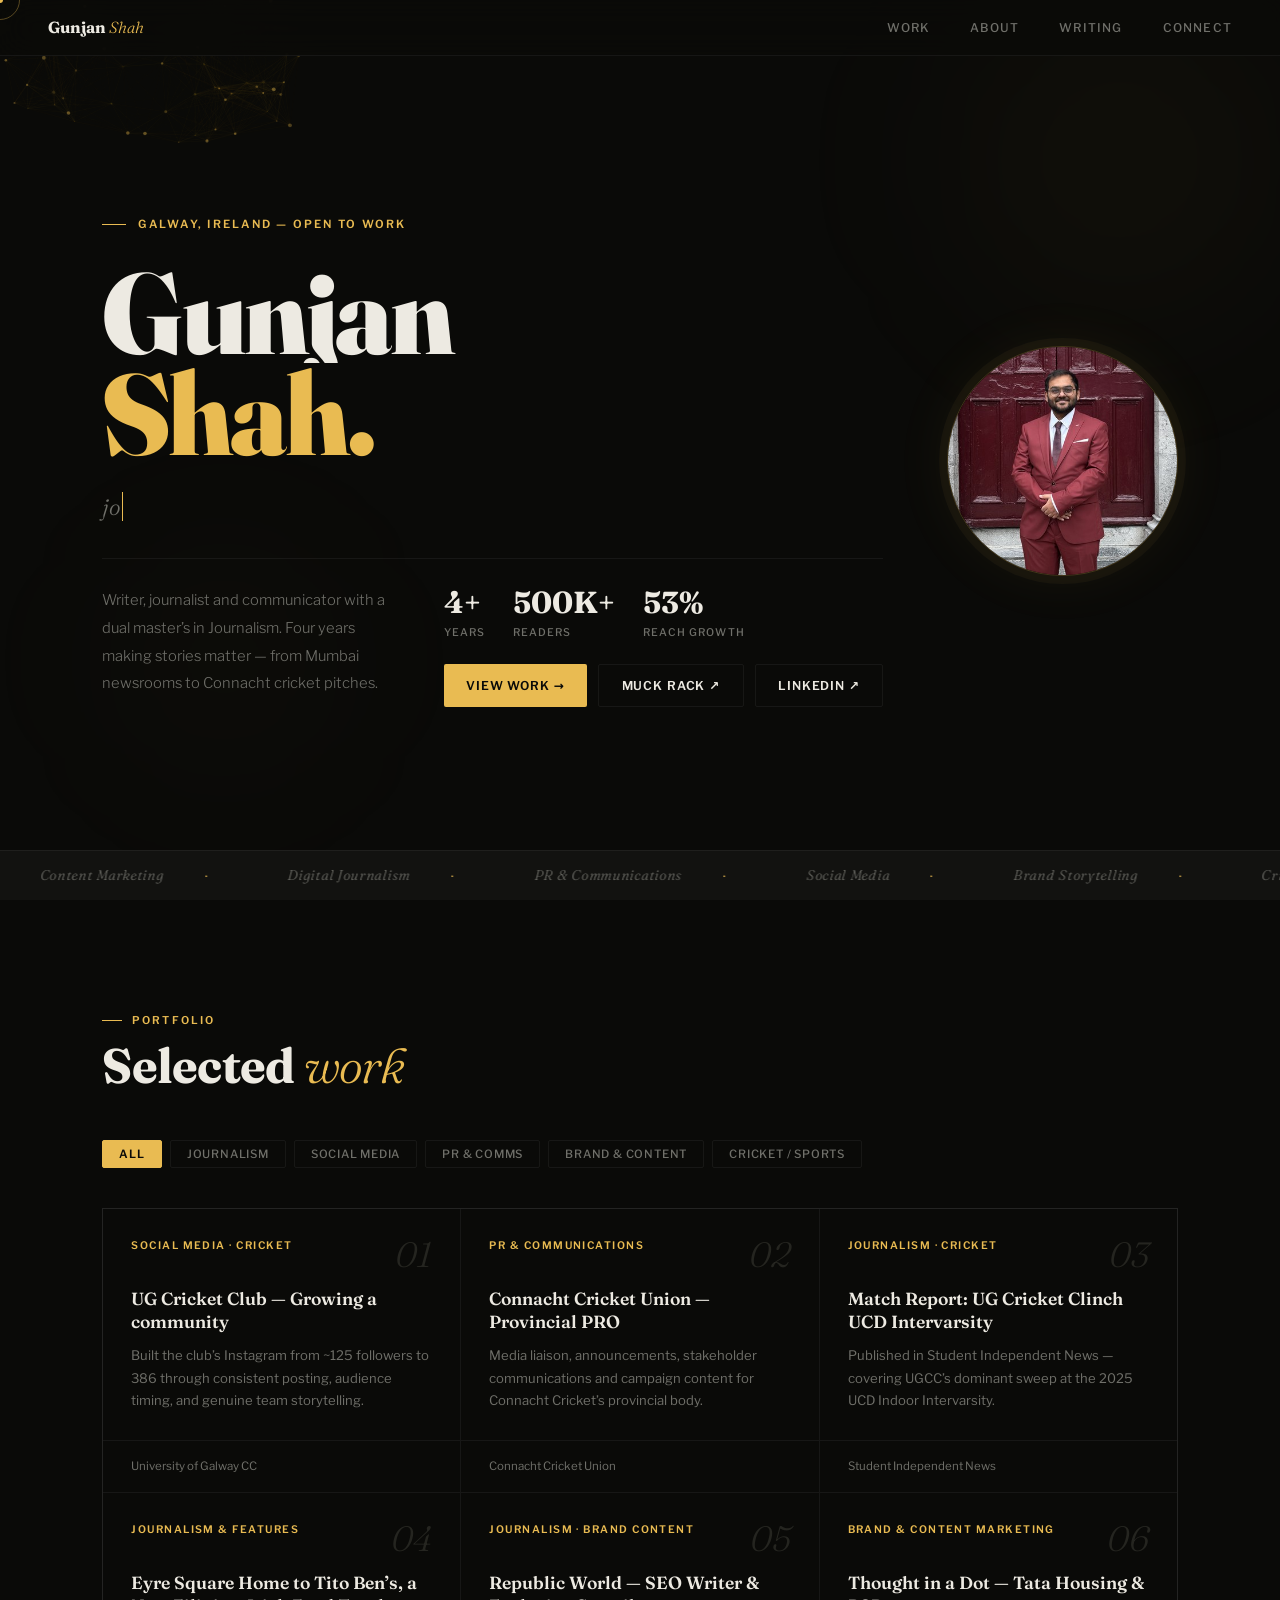
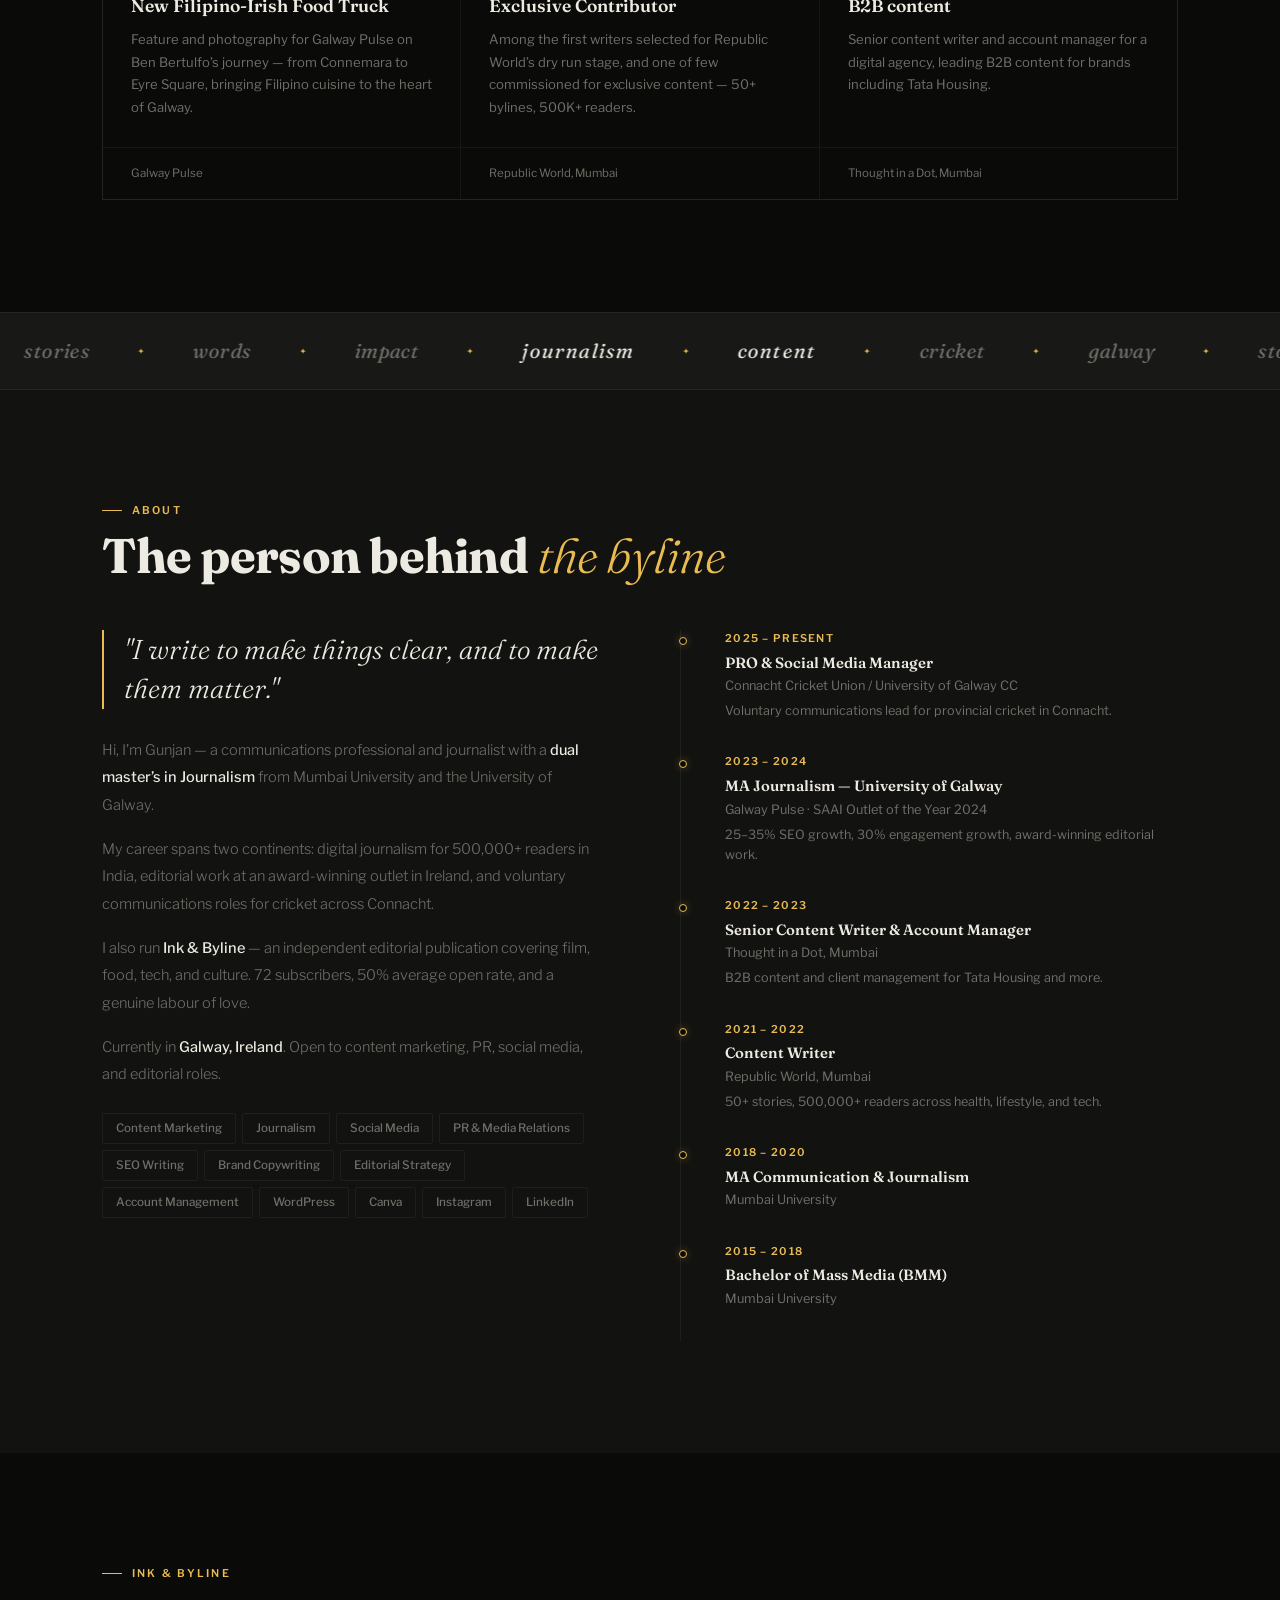
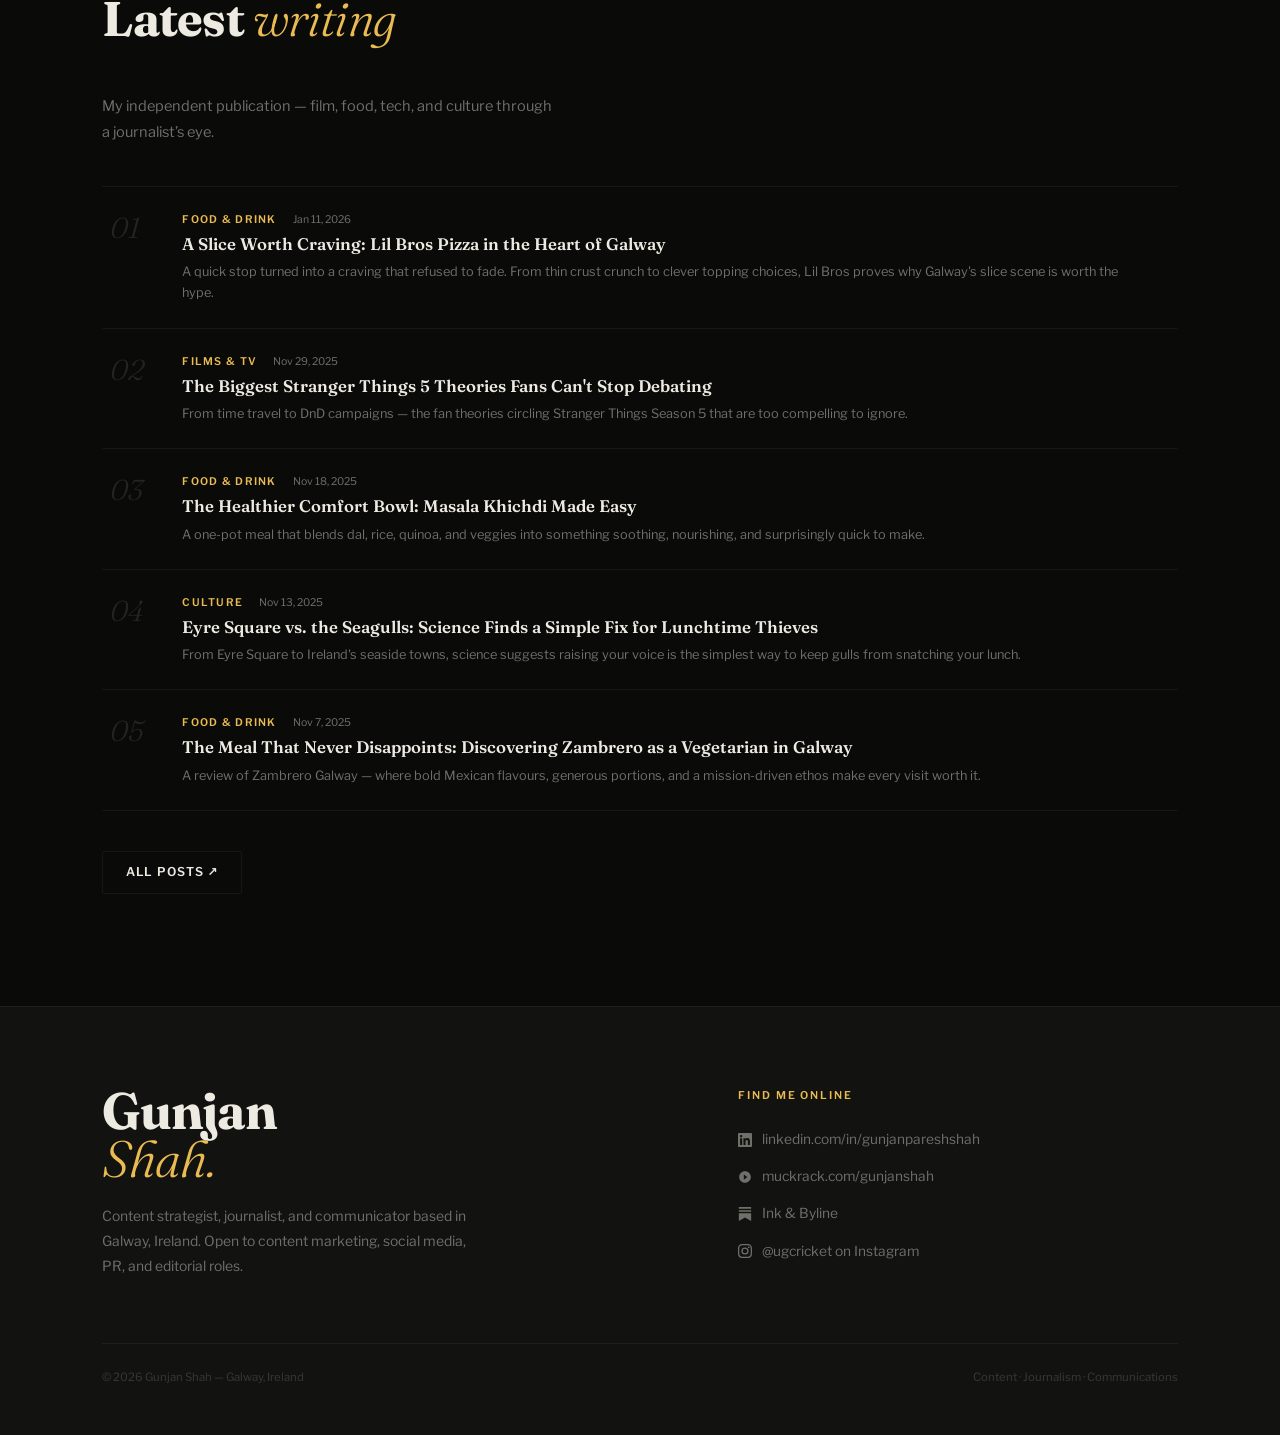
<file: gunjan_shah_portfolio_final.html>
<!DOCTYPE html>
<html lang="en">
<head>
<meta charset="UTF-8">
<meta name="viewport" content="width=device-width, initial-scale=1.0">
<title>Gunjan Shah — Writer, Journalist & Communicator</title>
<link rel="preconnect" href="https://fonts.googleapis.com">
<link href="https://fonts.googleapis.com/css2?family=Fraunces:ital,opsz,wght@0,9..144,400;0,9..144,700;0,9..144,900;1,9..144,300;1,9..144,700&family=Libre+Franklin:wght@300;400;500;600&display=swap" rel="stylesheet">
<style>
*,*::before,*::after{box-sizing:border-box;margin:0;padding:0}
html{scroll-behavior:smooth}
@media(hover:hover){*{cursor:none!important}}

:root{
  --bg:#0A0A08;--s1:#121210;--s2:#181816;
  --gold:#E9BB52;--gold2:rgba(233,187,82,0.16);--gold3:rgba(233,187,82,0.07);--gold4:rgba(233,187,82,0.04);
  --white:#EDEAE2;--mid:#70706A;--faint:#252520;--rule:rgba(237,234,226,0.06);
  --serif:'Fraunces',Georgia,serif;--sans:'Libre Franklin',system-ui,sans-serif;
}

body{background:var(--bg);color:var(--white);font-family:var(--sans);font-size:16px;line-height:1.65;overflow-x:hidden;}

/* CURSOR */
#cur-dot{position:fixed;width:6px;height:6px;background:var(--gold);border-radius:50%;pointer-events:none;z-index:9999;transform:translate(-50%,-50%);transition:width .25s,height .25s;}
#cur-ring{position:fixed;width:40px;height:40px;border:1px solid rgba(233,187,82,.35);border-radius:50%;pointer-events:none;z-index:9998;transform:translate(-50%,-50%);display:flex;align-items:center;justify-content:center;transition:width .3s cubic-bezier(.16,1,.3,1),height .3s cubic-bezier(.16,1,.3,1),background .25s,border-color .25s;}
#cur-lbl{font-family:var(--sans);font-size:0;font-weight:600;letter-spacing:.08em;text-transform:uppercase;color:var(--bg);opacity:0;transition:font-size .2s,opacity .2s;white-space:nowrap;}
body.c-open #cur-ring{width:72px;height:72px;background:var(--gold);border-color:var(--gold);}
body.c-open #cur-lbl{font-size:.55rem;opacity:1;}
body.c-open #cur-dot{opacity:0;}
body.c-visit #cur-ring{width:60px;height:60px;border-color:var(--gold);}
body.c-visit #cur-lbl{font-size:.55rem;opacity:1;color:var(--gold);}
body.c-filter #cur-ring{width:54px;height:54px;background:var(--gold3);border-color:rgba(233,187,82,.4);}
body.c-filter #cur-lbl{font-size:.55rem;opacity:1;color:var(--gold);}

/* NAV */
nav{position:fixed;top:0;left:0;right:0;z-index:500;display:flex;justify-content:space-between;align-items:center;padding:0 3rem;height:56px;border-bottom:1px solid var(--rule);background:rgba(10,10,8,.9);backdrop-filter:blur(16px);}
.nav-logo{font-family:var(--serif);font-weight:700;font-size:1rem;color:var(--white);text-decoration:none;}
.nav-logo em{font-style:italic;font-weight:300;color:var(--gold);}
.nav-links{display:flex;gap:2.5rem;list-style:none;}
.nav-links a{font-size:.75rem;font-weight:500;letter-spacing:.1em;text-transform:uppercase;color:var(--mid);text-decoration:none;transition:color .2s;position:relative;}
.nav-links a::after{content:'';position:absolute;bottom:-2px;left:0;right:0;height:1px;background:var(--gold);transform:scaleX(0);transform-origin:left;transition:transform .25s;}
.nav-links a:hover,.nav-links a.active{color:var(--white);}
.nav-links a:hover::after,.nav-links a.active::after{transform:scaleX(1);}

/* HERO */
#hero{position:relative;min-height:100vh;padding-top:56px;overflow:hidden;display:grid;grid-template-rows:1fr auto;}
#hero-canvas{position:absolute;inset:0;z-index:0;pointer-events:none;}
.orb{position:absolute;border-radius:50%;filter:blur(90px);pointer-events:none;z-index:0;animation:orbF linear infinite;}
.orb1{width:480px;height:480px;background:radial-gradient(circle,rgba(233,187,82,.05) 0%,transparent 70%);top:-80px;right:-80px;animation-duration:20s;}
.orb2{width:320px;height:320px;background:radial-gradient(circle,rgba(233,187,82,.04) 0%,transparent 70%);bottom:80px;left:5%;animation-duration:26s;animation-delay:-9s;}
@keyframes orbF{0%,100%{transform:translate(0,0)}33%{transform:translate(28px,-18px)}66%{transform:translate(-18px,14px)}}

/* Hero layout: text left, photo right */
.hero-body{
  position:relative;z-index:1;
  display:flex;
  flex-direction:row;
  align-items:center;
  gap:4rem;
  padding:3rem 8vw 2rem;
  flex-wrap:wrap;
}

/* Photo — fixed, no crazy transforms */
.hero-photo{
  width:clamp(180px,18vw,260px);
  aspect-ratio:1;
  border-radius:50%;
  overflow:hidden;
  border:1.5px solid rgba(233,187,82,.25);
  box-shadow:0 0 60px rgba(233,187,82,.07), 0 0 0 8px rgba(233,187,82,.04);
  flex-shrink:0;
  position:relative;
}
.hero-photo img{display:block;width:100%;height:100%;object-fit:cover;object-position:center top;}
.photo-ring-anim{position:absolute;inset:-10px;border-radius:50%;border:1px solid rgba(233,187,82,.1);animation:spinR 20s linear infinite;pointer-events:none;}
.photo-ring-anim::before{content:'✦';position:absolute;top:-5px;left:50%;transform:translateX(-50%);font-size:.55rem;color:var(--gold);}
@keyframes spinR{to{transform:rotate(360deg)}}

.hero-text{flex:1;min-width:280px;}
.hero-kicker{font-family:var(--sans);font-size:.7rem;font-weight:600;letter-spacing:.2em;text-transform:uppercase;color:var(--gold);margin-bottom:1.75rem;display:flex;align-items:center;gap:.75rem;opacity:0;transform:translateY(10px);transition:opacity .6s,transform .6s;}
.hero-kicker::before{content:'';display:block;width:24px;height:1px;background:var(--gold);}
.hero-kicker.in{opacity:1;transform:translateY(0);}

.hero-hl{font-family:var(--serif);font-weight:900;font-size:clamp(4.5rem,9vw,8.5rem);line-height:.88;letter-spacing:-.025em;margin-bottom:.1em;}
.hero-hl .line{display:block;overflow:hidden;}
.hero-hl .char{display:inline-block;transform:translateY(115%) rotate(4deg);opacity:0;transition:transform .65s cubic-bezier(.16,1,.3,1),opacity .4s;}
.hero-hl .gld{color:var(--gold);}
.hero-hl .char.in{transform:translateY(0) rotate(0deg);opacity:1;}

.hero-role{font-family:var(--serif);font-style:italic;font-weight:300;font-size:clamp(1rem,1.8vw,1.45rem);color:var(--mid);margin:1.5rem 0 2rem;min-height:1.8rem;opacity:0;transition:opacity .6s .5s;}
.hero-role.in{opacity:1;}
#typeword{border-right:1.5px solid var(--gold);padding-right:2px;animation:blink .8s step-end infinite;}
@keyframes blink{50%{border-color:transparent}}

.hero-bottom{padding-top:1.75rem;border-top:1px solid var(--rule);display:flex;gap:2.5rem;align-items:flex-start;opacity:0;transform:translateY(14px);transition:opacity .7s .55s,transform .7s .55s;}
.hero-bottom.in{opacity:1;transform:translateY(0);}
.hero-bio{font-size:.92rem;color:var(--mid);line-height:1.88;font-weight:300;max-width:380px;flex:1;}
.hero-right{display:flex;flex-direction:column;gap:1.25rem;flex-shrink:0;}
.hero-stats{display:flex;gap:1.75rem;}
.h-stat .n{font-family:var(--serif);font-weight:700;font-size:1.9rem;color:var(--white);display:block;line-height:1;}
.h-stat .l{font-size:.66rem;font-weight:500;color:var(--mid);text-transform:uppercase;letter-spacing:.1em;}
.hero-ctas{display:flex;gap:.7rem;flex-wrap:wrap;}

/* BUTTONS */
.btn-gold{display:inline-flex;align-items:center;gap:.4rem;padding:.65rem 1.4rem;background:var(--gold);color:var(--bg);font-family:var(--sans);font-weight:600;font-size:.76rem;letter-spacing:.07em;text-transform:uppercase;text-decoration:none;border-radius:2px;border:none;transition:transform .18s,box-shadow .18s;}
.btn-gold:hover{transform:translateY(-2px);box-shadow:0 8px 28px rgba(233,187,82,.25);}
.btn-ghost{display:inline-flex;align-items:center;gap:.4rem;padding:.65rem 1.4rem;background:transparent;color:var(--white);font-family:var(--sans);font-weight:600;font-size:.76rem;letter-spacing:.07em;text-transform:uppercase;text-decoration:none;border-radius:2px;border:1px solid var(--rule);transition:border-color .2s,color .2s;}
.btn-ghost:hover{border-color:rgba(233,187,82,.3);color:var(--gold);}

/* MARQUEE */
.mq-wrap{position:relative;z-index:1;overflow:hidden;border-top:1px solid var(--rule);padding:.8rem 0;background:var(--s1);}
.mq-track{display:flex;white-space:nowrap;will-change:transform;}
.mq-item{font-family:var(--serif);font-style:italic;font-weight:300;font-size:.88rem;letter-spacing:.05em;color:var(--mid);padding:0 2.5rem;display:inline-flex;align-items:center;gap:2.5rem;}
.mq-item::after{content:'·';font-style:normal;color:var(--gold);}

/* SECTIONS */
.sec{padding:7rem 8vw;}
.sec.alt{background:var(--s1);}
.sec-label{font-family:var(--sans);font-weight:600;font-size:.67rem;letter-spacing:.2em;text-transform:uppercase;color:var(--gold);margin-bottom:.6rem;display:flex;align-items:center;gap:.6rem;}
.sec-label::before{content:'';display:block;width:20px;height:1px;background:var(--gold);}
.sec-title{font-family:var(--serif);font-weight:700;font-size:clamp(2rem,3.8vw,3.2rem);line-height:1.08;letter-spacing:-.015em;color:var(--white);margin-bottom:3rem;}
.sec-title em{font-style:italic;font-weight:300;color:var(--gold);}

/* FILTER */
.filter-row{display:flex;gap:.5rem;flex-wrap:wrap;margin-bottom:2.5rem;}
.f-btn{padding:.38rem 1rem;background:transparent;border:1px solid var(--rule);color:var(--mid);border-radius:2px;font-family:var(--sans);font-size:.71rem;font-weight:500;letter-spacing:.07em;text-transform:uppercase;cursor:pointer;transition:all .2s;}
.f-btn:hover{border-color:rgba(233,187,82,.3);color:var(--white);}
.f-btn.active{background:var(--gold);color:var(--bg);border-color:var(--gold);font-weight:600;}

/* WORK GRID */
.work-grid{display:grid;grid-template-columns:repeat(auto-fill,minmax(310px,1fr));gap:1px;border:1px solid var(--rule);background:var(--rule);}
.cw{background:var(--bg);}
.sec.alt .cw{background:var(--s1);}
.cw.hidden{display:none;}
.work-card{display:flex;flex-direction:column;height:100%;position:relative;overflow:hidden;transition:background .25s;}
.work-card::before{content:'';position:absolute;inset:0;background:radial-gradient(circle at var(--cx,50%) var(--cy,50%),rgba(233,187,82,.09) 0%,transparent 60%);opacity:0;transition:opacity .3s;pointer-events:none;z-index:0;}
.work-card:hover::before{opacity:1;}
.work-card:hover{background:var(--s2);}
.work-card.hidden{display:none;}
.card-inner{padding:1.75rem;flex:1;display:flex;flex-direction:column;position:relative;z-index:1;}
.card-hd{display:flex;justify-content:space-between;align-items:flex-start;margin-bottom:1rem;}
.card-cat{font-family:var(--sans);font-size:.65rem;font-weight:600;letter-spacing:.14em;text-transform:uppercase;color:var(--gold);}
.card-idx{font-family:var(--serif);font-style:italic;font-weight:300;font-size:2.2rem;line-height:1;color:var(--faint);transition:color .3s;}
.work-card:hover .card-idx{color:rgba(233,187,82,.18);}
.card-title{font-family:var(--serif);font-weight:600;font-size:1.1rem;line-height:1.3;color:var(--white);margin-bottom:.65rem;}
.card-desc{font-size:.82rem;color:var(--mid);line-height:1.72;flex:1;}
.card-foot{display:flex;align-items:center;justify-content:space-between;padding:1rem 1.75rem;border-top:1px solid var(--rule);font-size:.72rem;color:var(--mid);position:relative;z-index:1;}
.card-cta{font-family:var(--sans);font-size:.7rem;font-weight:600;letter-spacing:.08em;text-transform:uppercase;color:var(--gold);opacity:0;transform:translateX(-6px);transition:opacity .2s,transform .2s;}
.work-card:hover .card-cta{opacity:1;transform:translateX(0);}

/* MODAL */
.overlay{position:fixed;inset:0;z-index:800;background:rgba(0,0,0,.78);backdrop-filter:blur(12px);display:flex;align-items:center;justify-content:center;padding:2rem;opacity:0;pointer-events:none;transition:opacity .3s;}
.overlay.open{opacity:1;pointer-events:all;}
.modal{background:var(--s1);border:1px solid var(--rule);max-width:640px;width:100%;max-height:88vh;overflow-y:auto;padding:2.5rem;position:relative;transform:translateY(28px) scale(.97);transition:transform .35s cubic-bezier(.16,1,.3,1);}
.overlay.open .modal{transform:translateY(0) scale(1);}
.modal-x{position:absolute;top:1.25rem;right:1.25rem;background:none;border:1px solid var(--rule);width:30px;height:30px;font-size:1rem;color:var(--mid);display:flex;align-items:center;justify-content:center;border-radius:2px;transition:border-color .2s,color .2s;}
.modal-x:hover{border-color:rgba(233,187,82,.4);color:var(--gold);}
.m-cat{font-family:var(--sans);font-weight:600;font-size:.65rem;letter-spacing:.18em;text-transform:uppercase;color:var(--gold);display:block;margin-bottom:.6rem;}
.m-title{font-family:var(--serif);font-weight:700;font-size:1.7rem;line-height:1.15;color:var(--white);margin-bottom:.5rem;}
.m-org{font-size:.82rem;color:var(--mid);margin-bottom:2rem;}
.m-head{font-family:var(--sans);font-weight:600;font-size:.65rem;letter-spacing:.16em;text-transform:uppercase;color:var(--mid);margin:1.5rem 0 .5rem;display:flex;align-items:center;gap:.5rem;}
.m-head::before{content:'';display:block;width:12px;height:1px;background:var(--gold);}
.m-body p{font-size:.9rem;color:var(--mid);line-height:1.82;}
.m-stats{display:flex;gap:1.5rem;flex-wrap:wrap;border:1px solid rgba(233,187,82,.15);background:var(--gold3);padding:1.25rem 1.5rem;margin:1.25rem 0;}
.m-stat .n{font-family:var(--serif);font-weight:700;font-size:1.6rem;color:var(--gold);display:block;line-height:1;}
.m-stat .l{font-size:.67rem;color:var(--mid);text-transform:uppercase;letter-spacing:.08em;}
.m-link{display:inline-flex;align-items:center;gap:.4rem;margin-top:1.5rem;padding:.65rem 1.4rem;background:var(--gold);color:var(--bg);font-family:var(--sans);font-weight:600;font-size:.75rem;letter-spacing:.08em;text-transform:uppercase;text-decoration:none;border-radius:2px;transition:transform .18s,box-shadow .18s;}
.m-link:hover{transform:translateY(-1px);box-shadow:0 6px 20px rgba(233,187,82,.25);}

/* ABOUT */
.about-grid{display:grid;grid-template-columns:1fr 1fr;gap:5rem;align-items:start;}
.about-pull{font-family:var(--serif);font-weight:300;font-style:italic;font-size:clamp(1.3rem,2.2vw,1.7rem);line-height:1.45;color:var(--white);margin-bottom:1.75rem;border-left:2px solid var(--gold);padding-left:1.25rem;}
.about-p{font-size:.91rem;color:var(--mid);line-height:1.9;margin-bottom:1rem;font-weight:300;}
.about-p strong{color:var(--white);font-weight:500;}
.chips{display:flex;flex-wrap:wrap;gap:.4rem;margin-top:1.5rem;}
.chip{padding:.3rem .8rem;border-radius:2px;border:1px solid var(--rule);font-size:.73rem;font-weight:500;color:var(--mid);transition:all .2s;}
.chip:hover{border-color:rgba(233,187,82,.3);color:var(--gold);background:var(--gold4);}
.tl{padding-left:1.5rem;border-left:1px solid var(--rule);}
.tl-item{position:relative;margin-bottom:2rem;padding-left:1.25rem;opacity:0;transform:translateX(-8px);transition:opacity .5s,transform .5s;}
.tl-item.vis{opacity:1;transform:translateX(0);}
.tl-item::before{content:'';position:absolute;left:-1.6rem;top:7px;width:8px;height:8px;border-radius:50%;background:var(--bg);border:1.5px solid var(--gold);box-shadow:0 0 8px rgba(233,187,82,.3);}
.tl-year{font-family:var(--sans);font-size:.67rem;font-weight:600;letter-spacing:.12em;text-transform:uppercase;color:var(--gold);margin-bottom:.2rem;}
.tl-role{font-family:var(--serif);font-weight:600;font-size:.93rem;color:var(--white);}
.tl-org{font-size:.8rem;color:var(--mid);margin-bottom:.3rem;}
.tl-desc{font-size:.79rem;color:var(--mid);line-height:1.6;}

/* STATEMENT BAND */
.statement-wrap{overflow:hidden;padding:1.75rem 0;background:var(--s2);border-top:1px solid var(--rule);border-bottom:1px solid var(--rule);}
.statement-track{display:flex;white-space:nowrap;will-change:transform;align-items:center;}
.statement-item{font-family:var(--serif);font-weight:400;font-style:italic;font-size:clamp(1rem,1.6vw,1.4rem);line-height:1;padding:0 1.5rem;color:var(--mid);display:inline-block;transition:color .35s,letter-spacing .35s;letter-spacing:.02em;}
.statement-item.lit{color:var(--white);letter-spacing:.06em;}
.statement-item.gd{color:var(--gold)!important;font-size:.5rem;vertical-align:middle;font-style:normal;}

/* FEED */
.feed-list{display:flex;flex-direction:column;border-top:1px solid var(--rule);}
.feed-item{display:flex;gap:2rem;align-items:flex-start;padding:1.5rem .5rem;border-bottom:1px solid var(--rule);text-decoration:none;color:var(--white);border-radius:2px;opacity:0;transform:translateY(8px);transition:opacity .4s,transform .4s,background .2s;}
.feed-item:hover{background:var(--s2);}
.feed-item.vis{opacity:1;transform:translateY(0);}
.feed-num{font-family:var(--serif);font-style:italic;font-weight:300;font-size:1.8rem;color:var(--faint);min-width:2.5rem;line-height:1;padding-top:.2rem;flex-shrink:0;transition:color .3s;}
.feed-item:hover .feed-num{color:rgba(233,187,82,.3);}
.feed-content{flex:1;}
.feed-meta{display:flex;align-items:center;gap:1rem;margin-bottom:.35rem;}
.feed-cat{font-size:.66rem;font-weight:600;letter-spacing:.12em;text-transform:uppercase;color:var(--gold);}
.feed-date{font-size:.66rem;font-weight:400;color:var(--mid);}
.feed-title{font-family:var(--serif);font-weight:600;font-size:1.05rem;line-height:1.3;margin-bottom:.35rem;color:var(--white);}
.feed-sub{font-size:.8rem;color:var(--mid);line-height:1.65;}
.feed-arr{font-size:1rem;color:var(--gold);opacity:0;padding-top:.3rem;flex-shrink:0;transition:opacity .2s,transform .2s;}
.feed-item:hover .feed-arr{opacity:1;transform:translateX(3px);}

/* FOOTER */
footer{background:var(--s1);border-top:1px solid var(--rule);padding:5rem 8vw 3rem;}
.footer-top{display:grid;grid-template-columns:1.3fr 1fr;gap:4rem;margin-bottom:4rem;}
.footer-name{font-family:var(--serif);font-weight:700;font-size:clamp(2.2rem,4vw,3.8rem);line-height:.95;letter-spacing:-.02em;color:var(--white);margin-bottom:1.25rem;}
.footer-name em{font-style:italic;font-weight:300;color:var(--gold);}
.footer-tagline{font-size:.87rem;color:var(--mid);line-height:1.8;max-width:380px;}
.footer-col-label{font-family:var(--sans);font-weight:600;font-size:.67rem;letter-spacing:.18em;text-transform:uppercase;color:var(--gold);margin-bottom:1.5rem;}
.footer-links{display:flex;flex-direction:column;gap:.9rem;}
.f-link{display:flex;align-items:center;gap:.65rem;text-decoration:none;color:var(--mid);font-size:.86rem;transition:color .2s;}
.f-link:hover{color:var(--white);}
.f-link svg{width:14px;height:14px;flex-shrink:0;}
.footer-bottom{border-top:1px solid var(--rule);padding-top:1.5rem;display:flex;justify-content:space-between;font-size:.71rem;color:rgba(237,234,226,.18);}

/* REVEAL */
.reveal{opacity:0;transform:translateY(20px);transition:opacity .65s ease,transform .65s ease;}
.reveal.vis{opacity:1;transform:translateY(0);}
.reveal-r{opacity:0;transform:translateX(20px);transition:opacity .65s .1s,transform .65s .1s;}
.reveal-r.vis{opacity:1;transform:translateX(0);}
.reveal-d1{transition-delay:.1s;}.reveal-d2{transition-delay:.2s;}

@media(max-width:900px){
  .hero-body{grid-template-columns:1fr;}
  .hero-photo{width:140px;height:140px;margin:0 auto 1.5rem;}
  .hero-bottom{flex-direction:column;gap:2rem;}
  .about-grid{grid-template-columns:1fr;gap:2.5rem;}
  .footer-top{grid-template-columns:1fr;}
  .nav-links{display:none;}
  .sec{padding:4rem 6vw;}
}
</style>
</head>
<body>

<div id="cur-dot"></div>
<div id="cur-ring"><span id="cur-lbl"></span></div>

<nav>
  <a class="nav-logo" href="#hero">Gunjan <em>Shah</em></a>
  <ul class="nav-links">
    <li><a href="#work">Work</a></li>
    <li><a href="#about">About</a></li>
    <li><a href="#writing">Writing</a></li>
    <li><a href="#connect">Connect</a></li>
  </ul>
</nav>

<section id="hero">
  <canvas id="hero-canvas"></canvas>
  <div class="orb orb1"></div><div class="orb orb2"></div>

  <div class="hero-body">
    <div class="hero-text">
      <div class="hero-kicker" id="hk">Galway, Ireland &mdash; Open to work</div>
      <h1 class="hero-hl" id="hero-hl" aria-label="Gunjan Shah"></h1>
      <div class="hero-role" id="hero-role"><span id="typeword"></span></div>
      <div class="hero-bottom" id="hero-bottom">
        <p class="hero-bio">Writer, journalist and communicator with a dual master&rsquo;s in Journalism. Four years making stories matter &mdash; from Mumbai newsrooms to Connacht cricket pitches.</p>
        <div class="hero-right">
          <div class="hero-stats">
            <div class="h-stat"><span class="n">4+</span><span class="l">Years</span></div>
            <div class="h-stat"><span class="n">500K+</span><span class="l">Readers</span></div>
            <div class="h-stat"><span class="n">53%</span><span class="l">Reach growth</span></div>
          </div>
          <div class="hero-ctas">
            <a class="btn-gold" href="#work">View work &#8594;</a>
            <a class="btn-ghost" href="https://muckrack.com/gunjanshah" target="_blank" rel="noopener">Muck Rack &#8599;</a>
            <a class="btn-ghost" href="https://www.linkedin.com/in/gunjanpareshshah" target="_blank" rel="noopener">LinkedIn &#8599;</a>
          </div>
        </div>
      </div>
    </div>

    <div class="hero-photo">
      <img src="[data-uri]" alt="Gunjan Shah">
      <div class="photo-ring-anim"></div>
    </div>
  </div>

  <div class="mq-wrap">
    <div class="mq-track" id="mq-track">
      <span class="mq-item">Content Marketing</span><span class="mq-item">Digital Journalism</span><span class="mq-item">PR &amp; Communications</span><span class="mq-item">Social Media</span><span class="mq-item">Brand Storytelling</span><span class="mq-item">Cricket / Sports Comms</span><span class="mq-item">Editorial Strategy</span><span class="mq-item">SEO Writing</span><span class="mq-item">Content Marketing</span><span class="mq-item">Digital Journalism</span><span class="mq-item">PR &amp; Communications</span><span class="mq-item">Social Media</span><span class="mq-item">Brand Storytelling</span><span class="mq-item">Cricket / Sports Comms</span><span class="mq-item">Editorial Strategy</span><span class="mq-item">SEO Writing</span>
    </div>
  </div>
</section>

<section id="work" class="sec">
  <div class="sec-label">Portfolio</div>
  <h2 class="sec-title reveal">Selected <em>work</em></h2>
  <div class="filter-row reveal reveal-d1">
    <button class="f-btn active" data-f="all">All</button>
    <button class="f-btn" data-f="journalism">Journalism</button>
    <button class="f-btn" data-f="social">Social Media</button>
    <button class="f-btn" data-f="pr">PR &amp; Comms</button>
    <button class="f-btn" data-f="brand">Brand &amp; Content</button>
    <button class="f-btn" data-f="cricket">Cricket / Sports</button>
  </div>
  <div class="work-grid reveal reveal-d2" id="wgrid">
    <div class="cw" data-cat="social cricket"><div class="work-card" data-title="UG Cricket Club — 125 to 386 followers" data-org="University of Galway CC · Sep 2024 – Present" data-tag="Social Media · Cricket" data-brief="Took over a quiet Instagram account at the start of the 2024–25 season — around 100–150 followers, posting only when matches happened." data-what="Introduced a consistent schedule timed to peak performance windows. Launched match-win highlights spotlighting debutants and key performers. Improved visual design, added location tags, trending audio, and hashtags." data-result="Grew from ~125 followers to 386 — a 53%+ reach increase — one of the more engaged cricket club accounts in Irish university sport." data-stats='[["386","Followers (from ~125)"],["53%+","Reach growth"],["Instagram","Platform"]]' data-link="https://www.instagram.com/university_of_galway_cricket">
      <div class="card-inner"><div class="card-hd"><div class="card-cat">Social Media · Cricket</div><div class="card-idx">01</div></div><div class="card-title">UG Cricket Club — Growing a community</div><div class="card-desc">Built the club&rsquo;s Instagram from ~125 followers to 386 through consistent posting, audience timing, and genuine team storytelling.</div></div>
      <div class="card-foot"><span>University of Galway CC</span><span class="card-cta">Open &#8594;</span></div>
    </div></div>
    <div class="cw" data-cat="pr cricket"><div class="work-card" data-title="Connacht Cricket Union — Provincial PRO" data-org="Connacht Cricket Union · Jan 2025 – Present" data-tag="PR & Communications" data-brief="Appointed PRO for the Connacht Cricket Union in January 2025, taking on media liaison, press communications, and public-facing content." data-what="Handles media distribution, designs announcement content including the VCAI Over-40s/Over-50s campaign, and acts as communications link between the Union and stakeholders." data-result="Consistent external communications across multiple campaigns, supporting regional cricket visibility in Connacht." data-stats='[["2025","Year appointed"],["Province","Connacht, Ireland"],["CCU","Organisation"]]' data-link="https://www.instagram.com/connachtcricketunion">
      <div class="card-inner"><div class="card-hd"><div class="card-cat">PR &amp; Communications</div><div class="card-idx">02</div></div><div class="card-title">Connacht Cricket Union — Provincial PRO</div><div class="card-desc">Media liaison, announcements, stakeholder communications and campaign content for Connacht Cricket&rsquo;s provincial body.</div></div>
      <div class="card-foot"><span>Connacht Cricket Union</span><span class="card-cta">Open &#8594;</span></div>
    </div></div>
    <div class="cw" data-cat="journalism cricket"><div class="work-card" data-title="Match Report: UG Cricket Clinch UCD Intervarsity 2025" data-org="Student Independent News (SIN) · Dec 2025" data-tag="Journalism · Cricket" data-brief="Covered UG Cricket Club's dominant sweep at the UCD Indoor Intervarsity 2025 at Belfield for Student Independent News." data-what="Full match report capturing key performances — Srajesh 28* off 8, Zajeer 15* off 4 — and the narrative of accurate bowling, sharp fielding, and confident batting." data-result="Published byline in SIN, a nationally distributed Irish student publication." data-stats='[["SIN","Published outlet"],["Dec 2025","Publication"],["Match Report","Format"]]' data-link="https://sin.ie/2025/12/06/university-of-galway-cricket-club-clinch-ucd-indoor-intervarsity-2025/">
      <div class="card-inner"><div class="card-hd"><div class="card-cat">Journalism · Cricket</div><div class="card-idx">03</div></div><div class="card-title">Match Report: UG Cricket Clinch UCD Intervarsity</div><div class="card-desc">Published in Student Independent News — covering UGCC&rsquo;s dominant sweep at the 2025 UCD Indoor Intervarsity.</div></div>
      <div class="card-foot"><span>Student Independent News</span><span class="card-cta">Open &#8594;</span></div>
    </div></div>
    <div class="cw" data-cat="journalism"><div class="work-card" data-title="Eyre Square Home to Tito Ben's, a New Filipino-Irish Food Truck" data-org="Galway Pulse · Feb 2024" data-tag="Journalism &amp; Features" data-brief="A feature on Ben Bertulfo and his food truck Tito Ben's — the only Filipino-Irish food outlet in Galway city, newly set up at Eyre Square after a three-year journey to secure a city council licence." data-what="Reported and wrote the full feature for Galway Pulse, including on-location photography (photo credit in the published piece). Told Ben's personal story — from arriving in Ireland in 2001, working in hospitality for 15 years, upskilling at ATU, and operating across Connemara and Mayo before landing in Galway city centre." data-result="Published feature in Galway Pulse, part of an award-winning editorial year that helped the outlet win SAAI 2024 Student Media Outlet of the Year. Brought visibility to one of Galway's most unique food stories." data-stats='[["SAAI 2024","Outlet of the Year"],["Features","Format"],["Feb 2024","Published"]]' data-link="https://galwaypulse.com/2024/02/10/eyre-square-home-to-tito-bens-a-new-filipino-irish-food-truck/">
      <div class="card-inner"><div class="card-hd"><div class="card-cat">Journalism &amp; Features</div><div class="card-idx">04</div></div><div class="card-title">Eyre Square Home to Tito Ben&rsquo;s, a New Filipino-Irish Food Truck</div><div class="card-desc">Feature and photography for Galway Pulse on Ben Bertulfo&rsquo;s journey — from Connemara to Eyre Square, bringing Filipino cuisine to the heart of Galway.</div></div>
      <div class="card-foot"><span>Galway Pulse</span><span class="card-cta">Open &#8594;</span></div>
    </div></div>
    <div class="cw" data-cat="journalism brand"><div class="work-card" data-title="Republic World — Digital Journalism at Scale" data-org="Republic World · Mumbai, India" data-tag="Journalism · Brand Content" data-brief="Joined Republic World as an SEO content writer covering health, lifestyle, beauty, skincare, entertainment, technology, and science for one of India's largest national news platforms." data-what="Was among the first writers selected for the dry run stage — one of few to get an article live on the website during initial testing. Also among a select group commissioned to write exclusive articles for the brand. Produced 50+ SEO-optimised pieces calibrated to trending searches and editorial priorities under tight deadlines." data-result="Reached 500,000+ readers across published work, with exclusive bylines that went beyond standard content output to represent the brand's editorial voice." data-stats='[["500K+","Readers reached"],["50+","Stories published"],["Exclusive","Byline status"]]' data-link="republic-world.html">
      <div class="card-inner"><div class="card-hd"><div class="card-cat">Journalism · Brand Content</div><div class="card-idx">05</div></div><div class="card-title">Republic World — SEO Writer &amp; Exclusive Contributor</div><div class="card-desc">Among the first writers selected for Republic World&rsquo;s dry run stage, and one of few commissioned for exclusive content — 50+ bylines, 500K+ readers.</div></div>
      <div class="card-foot"><span>Republic World, Mumbai</span><span class="card-cta">Open &#8594;</span></div>
    </div></div>
    <div class="cw" data-cat="brand"><div class="work-card" data-title="Thought in a Dot — B2B Content & Account Management" data-org="Thought in a Dot · Mumbai, India" data-tag="Brand & Content Marketing" data-brief="Senior content writer and account manager at Thought in a Dot, a Mumbai-based digital agency, handling B2B accounts including Tata Housing — India's largest real estate developer — from February to November 2022." data-what="Managed Tata Housing's social media presence across platforms, writing and scheduling content that aligned with the brand's positioning in the Indian real estate market. Handled the full content lifecycle: brief, copy, approval, and publishing. Also led copywriting and account management for other B2B clients at the agency, overseeing quality and timeliness of deliverables across accounts." data-result="Nine months of sustained social media and content output for one of India's most recognised real estate brands, building cross-functional skills in brand voice, client management, and B2B editorial strategy." data-stats='[["Tata Housing","Key account"],["Feb–Nov 2022","Tenure"],["Social Media + Copy","Scope"]]' data-link="">
      <div class="card-inner"><div class="card-hd"><div class="card-cat">Brand &amp; Content Marketing</div><div class="card-idx">06</div></div><div class="card-title">Thought in a Dot — Tata Housing &amp; B2B content</div><div class="card-desc">Senior content writer and account manager for a digital agency, leading B2B content for brands including Tata Housing.</div></div>
      <div class="card-foot"><span>Thought in a Dot, Mumbai</span><span class="card-cta">Open &#8594;</span></div>
    </div></div>
  </div>
</section>

<div class="statement-wrap">
  <div class="statement-track" id="st-track">
    <span class="statement-item">stories</span><span class="statement-item gd">✦</span><span class="statement-item">words</span><span class="statement-item gd">✦</span><span class="statement-item">impact</span><span class="statement-item gd">✦</span><span class="statement-item">journalism</span><span class="statement-item gd">✦</span><span class="statement-item">content</span><span class="statement-item gd">✦</span><span class="statement-item">cricket</span><span class="statement-item gd">✦</span><span class="statement-item">galway</span><span class="statement-item gd">✦</span><span class="statement-item">stories</span><span class="statement-item gd">✦</span><span class="statement-item">words</span><span class="statement-item gd">✦</span><span class="statement-item">impact</span><span class="statement-item gd">✦</span><span class="statement-item">journalism</span><span class="statement-item gd">✦</span><span class="statement-item">content</span><span class="statement-item gd">✦</span><span class="statement-item">cricket</span><span class="statement-item gd">✦</span><span class="statement-item">galway</span><span class="statement-item gd">✦</span>
  </div>
</div>

<section id="about" class="sec alt">
  <div class="sec-label">About</div>
  <h2 class="sec-title reveal">The person behind <em>the byline</em></h2>
  <div class="about-grid">
    <div class="reveal">
      <p class="about-pull">"I write to make things clear, and to make them matter."</p>
      <p class="about-p">Hi, I&rsquo;m Gunjan &mdash; a communications professional and journalist with a <strong>dual master&rsquo;s in Journalism</strong> from Mumbai University and the University of Galway.</p>
      <p class="about-p">My career spans two continents: digital journalism for 500,000+ readers in India, editorial work at an award-winning outlet in Ireland, and voluntary communications roles for cricket across Connacht.</p>
      <p class="about-p">I also run <strong>Ink &amp; Byline</strong> &mdash; an independent editorial publication covering film, food, tech, and culture. 72 subscribers, 50% average open rate, and a genuine labour of love.</p>
      <p class="about-p">Currently in <strong>Galway, Ireland</strong>. Open to content marketing, PR, social media, and editorial roles.</p>
      <div class="chips"><span class="chip">Content Marketing</span><span class="chip">Journalism</span><span class="chip">Social Media</span><span class="chip">PR &amp; Media Relations</span><span class="chip">SEO Writing</span><span class="chip">Brand Copywriting</span><span class="chip">Editorial Strategy</span><span class="chip">Account Management</span><span class="chip">WordPress</span><span class="chip">Canva</span><span class="chip">Instagram</span><span class="chip">LinkedIn</span></div>
    </div>
    <div class="tl reveal-r">
      <div class="tl-item"><div class="tl-year">2025 – Present</div><div class="tl-role">PRO &amp; Social Media Manager</div><div class="tl-org">Connacht Cricket Union / University of Galway CC</div><div class="tl-desc">Voluntary communications lead for provincial cricket in Connacht.</div></div>
      <div class="tl-item"><div class="tl-year">2023 – 2024</div><div class="tl-role">MA Journalism — University of Galway</div><div class="tl-org">Galway Pulse · SAAI Outlet of the Year 2024</div><div class="tl-desc">25–35% SEO growth, 30% engagement growth, award-winning editorial work.</div></div>
      <div class="tl-item"><div class="tl-year">2022 – 2023</div><div class="tl-role">Senior Content Writer &amp; Account Manager</div><div class="tl-org">Thought in a Dot, Mumbai</div><div class="tl-desc">B2B content and client management for Tata Housing and more.</div></div>
      <div class="tl-item"><div class="tl-year">2021 – 2022</div><div class="tl-role">Content Writer</div><div class="tl-org">Republic World, Mumbai</div><div class="tl-desc">50+ stories, 500,000+ readers across health, lifestyle, and tech.</div></div>
      <div class="tl-item"><div class="tl-year">2018 – 2020</div><div class="tl-role">MA Communication &amp; Journalism</div><div class="tl-org">Mumbai University</div></div>
      <div class="tl-item"><div class="tl-year">2015 – 2018</div><div class="tl-role">Bachelor of Mass Media (BMM)</div><div class="tl-org">Mumbai University</div></div>
    </div>
  </div>
</section>

<section id="writing" class="sec">
  <div class="sec-label">Ink &amp; Byline</div>
  <h2 class="sec-title reveal">Latest <em>writing</em></h2>
  <p class="reveal reveal-d1" style="color:var(--mid);max-width:460px;margin-bottom:2.5rem;font-size:.91rem;line-height:1.82;">My independent publication — film, food, tech, and culture through a journalist&rsquo;s eye.</p>
  <div class="feed-list">
    <a class="feed-item" href="https://inkandbyline.substack.com/p/a-slice-worth-craving-lil-bros-pizza" target="_blank" rel="noopener">
      <div class="feed-num">01</div>
      <div class="feed-content">
        <div class="feed-meta"><span class="feed-cat">Food & Drink</span><span class="feed-date">Jan 11, 2026</span></div>
        <div class="feed-title">A Slice Worth Craving: Lil Bros Pizza in the Heart of Galway</div>
        <div class="feed-sub">A quick stop turned into a craving that refused to fade. From thin crust crunch to clever topping choices, Lil Bros proves why Galway's slice scene is worth the hype.</div>
      </div>
      <div class="feed-arr">&#8599;</div>
    </a>
    <a class="feed-item" href="https://inkandbyline.substack.com/p/the-biggest-stranger-things-5-theories" target="_blank" rel="noopener">
      <div class="feed-num">02</div>
      <div class="feed-content">
        <div class="feed-meta"><span class="feed-cat">Films & TV</span><span class="feed-date">Nov 29, 2025</span></div>
        <div class="feed-title">The Biggest Stranger Things 5 Theories Fans Can't Stop Debating</div>
        <div class="feed-sub">From time travel to DnD campaigns — the fan theories circling Stranger Things Season 5 that are too compelling to ignore.</div>
      </div>
      <div class="feed-arr">&#8599;</div>
    </a>
    <a class="feed-item" href="https://inkandbyline.substack.com/p/the-healthier-comfort-bowl-masala" target="_blank" rel="noopener">
      <div class="feed-num">03</div>
      <div class="feed-content">
        <div class="feed-meta"><span class="feed-cat">Food & Drink</span><span class="feed-date">Nov 18, 2025</span></div>
        <div class="feed-title">The Healthier Comfort Bowl: Masala Khichdi Made Easy</div>
        <div class="feed-sub">A one-pot meal that blends dal, rice, quinoa, and veggies into something soothing, nourishing, and surprisingly quick to make.</div>
      </div>
      <div class="feed-arr">&#8599;</div>
    </a>
    <a class="feed-item" href="https://inkandbyline.substack.com/p/eyre-square-vs-the-seagulls-science" target="_blank" rel="noopener">
      <div class="feed-num">04</div>
      <div class="feed-content">
        <div class="feed-meta"><span class="feed-cat">Culture</span><span class="feed-date">Nov 13, 2025</span></div>
        <div class="feed-title">Eyre Square vs. the Seagulls: Science Finds a Simple Fix for Lunchtime Thieves</div>
        <div class="feed-sub">From Eyre Square to Ireland's seaside towns, science suggests raising your voice is the simplest way to keep gulls from snatching your lunch.</div>
      </div>
      <div class="feed-arr">&#8599;</div>
    </a>
    <a class="feed-item" href="https://inkandbyline.substack.com/p/the-meal-that-never-disappoints-discovering" target="_blank" rel="noopener">
      <div class="feed-num">05</div>
      <div class="feed-content">
        <div class="feed-meta"><span class="feed-cat">Food & Drink</span><span class="feed-date">Nov 7, 2025</span></div>
        <div class="feed-title">The Meal That Never Disappoints: Discovering Zambrero as a Vegetarian in Galway</div>
        <div class="feed-sub">A review of Zambrero Galway — where bold Mexican flavours, generous portions, and a mission-driven ethos make every visit worth it.</div>
      </div>
      <div class="feed-arr">&#8599;</div>
    </a>
  </div>
  <div style="margin-top:2.5rem;"><a class="btn-ghost reveal" href="https://inkandbyline.substack.com" target="_blank" rel="noopener">All posts &#8599;</a></div>
</section>

<footer id="connect">
  <div class="footer-top">
    <div>
      <div class="footer-name">Gunjan<br><em>Shah.</em></div>
      <p class="footer-tagline">Content strategist, journalist, and communicator based in Galway, Ireland. Open to content marketing, social media, PR, and editorial roles.</p>
    </div>
    <div>
      <div class="footer-col-label">Find me online</div>
      <div class="footer-links">
        <a class="f-link" href="https://www.linkedin.com/in/gunjanpareshshah" target="_blank" rel="noopener"><svg fill="currentColor" viewBox="0 0 24 24"><path d="M20.447 20.452h-3.554v-5.569c0-1.328-.027-3.037-1.852-3.037-1.853 0-2.136 1.445-2.136 2.939v5.667H9.351V9h3.414v1.561h.046c.477-.9 1.637-1.85 3.37-1.85 3.601 0 4.267 2.37 4.267 5.455v6.286zM5.337 7.433c-1.144 0-2.063-.926-2.063-2.065 0-1.138.92-2.063 2.063-2.063 1.14 0 2.064.925 2.064 2.063 0 1.139-.925 2.065-2.064 2.065zm1.782 13.019H3.555V9h3.564v11.452zM22.225 0H1.771C.792 0 0 .774 0 1.729v20.542C0 23.227.792 24 1.771 24h20.451C23.2 24 24 23.227 24 22.271V1.729C24 .774 23.2 0 22.222 0h.003z"/></svg>linkedin.com/in/gunjanpareshshah</a>
        <a class="f-link" href="https://muckrack.com/gunjanshah" target="_blank" rel="noopener"><svg fill="currentColor" viewBox="0 0 24 24"><path d="M12 2C6.48 2 2 6.48 2 12s4.48 10 10 10 10-4.48 10-10S17.52 2 12 2zm-2 14.5v-9l6 4.5-6 4.5z"/></svg>muckrack.com/gunjanshah</a>
        <a class="f-link" href="https://inkandbyline.substack.com" target="_blank" rel="noopener"><svg fill="currentColor" viewBox="0 0 24 24"><path d="M22.539 8.242H1.46V5.406h21.08v2.836zM1.46 10.812V24L12 18.11 22.54 24V10.812H1.46zM22.54 0H1.46v2.836h21.08V0z"/></svg>Ink &amp; Byline</a>
        <a class="f-link" href="https://www.instagram.com/university_of_galway_cricket" target="_blank" rel="noopener"><svg fill="currentColor" viewBox="0 0 24 24"><path d="M12 2.163c3.204 0 3.584.012 4.85.07 3.252.148 4.771 1.691 4.919 4.919.058 1.265.069 1.645.069 4.849 0 3.205-.012 3.584-.069 4.849-.149 3.225-1.664 4.771-4.919 4.919-1.266.058-1.644.07-4.85.07-3.204 0-3.584-.012-4.849-.07-3.26-.149-4.771-1.699-4.919-4.92-.058-1.265-.07-1.644-.07-4.849 0-3.204.013-3.583.07-4.849.149-3.227 1.664-4.771 4.919-4.919 1.266-.057 1.645-.069 4.849-.069zM12 0C8.741 0 8.333.014 7.053.072 2.695.272.273 2.69.073 7.052.014 8.333 0 8.741 0 12c0 3.259.014 3.668.072 4.948.2 4.358 2.618 6.78 6.98 6.98C8.333 23.986 8.741 24 12 24c3.259 0 3.668-.014 4.948-.072 4.354-.2 6.782-2.618 6.979-6.98.059-1.28.073-1.689.073-4.948 0-3.259-.014-3.667-.072-4.947-.196-4.354-2.617-6.78-6.979-6.98C15.668.014 15.259 0 12 0zm0 5.838a6.162 6.162 0 100 12.324 6.162 6.162 0 000-12.324zM12 16a4 4 0 110-8 4 4 0 010 8zm6.406-11.845a1.44 1.44 0 100 2.881 1.44 1.44 0 000-2.881z"/></svg>@ugcricket on Instagram</a>
      </div>
    </div>
  </div>
  <div class="footer-bottom">
    <span>&copy; 2026 Gunjan Shah &mdash; Galway, Ireland</span>
    <span>Content &middot; Journalism &middot; Communications</span>
  </div>
</footer>

<div class="overlay" id="overlay">
  <div class="modal">
    <button class="modal-x" id="modal-x">&times;</button>
    <span class="m-cat" id="m-cat"></span>
    <h2 class="m-title" id="m-title"></h2>
    <div class="m-org" id="m-org"></div>
    <div class="m-body" id="m-body"></div>
  </div>
</div>

<script>
// CURSOR — individual style props, no cssText
const dot=document.getElementById('cur-dot'),ring=document.getElementById('cur-ring'),lbl=document.getElementById('cur-lbl');
let mx=0,my=0,rx=0,ry=0;
document.addEventListener('mousemove',e=>{mx=e.clientX;my=e.clientY;});
(function tick(){
  dot.style.left=mx+'px';dot.style.top=my+'px';
  rx+=(mx-rx)*.1;ry+=(my-ry)*.1;
  ring.style.left=rx+'px';ring.style.top=ry+'px';
  requestAnimationFrame(tick);
})();
function setCur(s,t){document.body.classList.remove('c-open','c-visit','c-filter');if(s)document.body.classList.add(s);lbl.textContent=t||'';}
document.querySelectorAll('.work-card').forEach(e=>{e.addEventListener('mouseenter',()=>setCur('c-open','open'));e.addEventListener('mouseleave',()=>setCur('',''));});
document.querySelectorAll('a[target="_blank"]').forEach(e=>{e.addEventListener('mouseenter',()=>setCur('c-visit','visit'));e.addEventListener('mouseleave',()=>setCur('',''));});
document.querySelectorAll('.f-btn').forEach(e=>{e.addEventListener('mouseenter',()=>setCur('c-filter','filter'));e.addEventListener('mouseleave',()=>setCur('',''));});
document.querySelectorAll('.btn-gold,.btn-ghost,.chip').forEach(e=>{e.addEventListener('mouseenter',()=>setCur('c-open','go'));e.addEventListener('mouseleave',()=>setCur('',''));});

// PARTICLE CANVAS
const cv=document.getElementById('hero-canvas'),ctx=cv.getContext('2d');
function resizeCv(){cv.width=cv.offsetWidth;cv.height=cv.offsetHeight;}
resizeCv();window.addEventListener('resize',resizeCv);
const pts=Array.from({length:55},()=>{return{x:Math.random()*cv.width,y:Math.random()*cv.height,vx:(Math.random()-.5)*.3,vy:(Math.random()-.5)*.3,r:Math.random()*1.5+.5,a:Math.random()}});
let cmx=0,cmy=0;
document.addEventListener('mousemove',e=>{const r=cv.getBoundingClientRect();cmx=e.clientX-r.left;cmy=e.clientY-r.top;});
(function drawCv(){
  ctx.clearRect(0,0,cv.width,cv.height);
  pts.forEach(p=>{
    p.x+=p.vx+(cmx-cv.width/2)*.00015;p.y+=p.vy+(cmy-cv.height/2)*.00015;
    if(p.x<0||p.x>cv.width)p.vx*=-1;if(p.y<0||p.y>cv.height)p.vy*=-1;
    ctx.beginPath();ctx.arc(p.x,p.y,p.r,0,Math.PI*2);ctx.fillStyle=`rgba(233,187,82,${p.a*.4})`;ctx.fill();
  });
  pts.forEach((a,i)=>pts.slice(i+1).forEach(b=>{
    const d=Math.hypot(a.x-b.x,a.y-b.y);
    if(d<120){ctx.beginPath();ctx.moveTo(a.x,a.y);ctx.lineTo(b.x,b.y);ctx.strokeStyle=`rgba(233,187,82,${(1-d/120)*.06})`;ctx.lineWidth=.5;ctx.stroke();}
  }));
  requestAnimationFrame(drawCv);
})();

// HERO CHAR REVEAL
const hl=document.getElementById('hero-hl');
[['G','u','n','j','a','n'],['S','h','a','h','.']].forEach((word,wi)=>{
  const line=document.createElement('div');line.style.cssText='display:block;overflow:hidden;';
  word.forEach((ch,ci)=>{
    const s=document.createElement('span');
    s.className='char'+(wi===1?' gld':'');
    s.textContent=ch;s.style.transitionDelay=`${(wi*6+ci)*.055+.1}s`;
    line.appendChild(s);
  });
  hl.appendChild(line);
});
window.addEventListener('load',()=>setTimeout(()=>{
  document.getElementById('hk').classList.add('in');
  document.querySelectorAll('.hero-hl .char').forEach(c=>c.classList.add('in'));
  setTimeout(()=>{document.getElementById('hero-role').classList.add('in');document.getElementById('hero-bottom').classList.add('in');},500);
},80));

// TYPEWRITER
const words=['journalist.','storyteller.','communicator.','cricket fan.','galway-based.','published writer.'];
let wi=0,ci=0,del=false;
const tw=document.getElementById('typeword');
function type(){const w=words[wi];if(!del){tw.textContent=w.slice(0,++ci);if(ci===w.length){del=true;setTimeout(type,1400);return;}}else{tw.textContent=w.slice(0,--ci);if(ci===0){del=false;wi=(wi+1)%words.length;}}setTimeout(type,del?48:95);}
type();

// VELOCITY MARQUEE
let mqX=0,lastSY=window.scrollY,vel=0;
const mq=document.getElementById('mq-track');
(function mqTick(){
  vel+=(0-vel)*.08;mqX-=(1.2+Math.abs(vel)*.4);
  if(mq){if(mqX<=-mq.scrollWidth/2)mqX=0;mq.style.transform=`translateX(${mqX}px)`;}
  requestAnimationFrame(mqTick);
})();
window.addEventListener('scroll',()=>{const sy=window.scrollY;vel=(sy-lastSY)*.3;lastSY=sy;});

// STATEMENT BAND
let stX=0,stVel=0,stLast=window.scrollY;
const st=document.getElementById('st-track');
const stItems=document.querySelectorAll('.statement-item:not(.gd)');
(function stTick(){
  stVel+=(0-stVel)*.08;stX-=(.8+Math.abs(stVel)*.3);
  if(st){if(stX<=-st.scrollWidth/2)stX=0;st.style.transform=`translateX(${stX}px)`;}
  const ctr=window.innerWidth/2;
  stItems.forEach(item=>{const r=item.getBoundingClientRect();item.classList.toggle('lit',Math.abs(r.left+r.width/2-ctr)<180);});
  requestAnimationFrame(stTick);
})();
window.addEventListener('scroll',()=>{const sy=window.scrollY;stVel=(sy-stLast)*.25;stLast=sy;});

// CARD GLOW
document.querySelectorAll('.work-card').forEach(card=>{
  card.addEventListener('mousemove',e=>{const r=card.getBoundingClientRect();card.style.setProperty('--cx',((e.clientX-r.left)/r.width*100)+'%');card.style.setProperty('--cy',((e.clientY-r.top)/r.height*100)+'%');});
});

// FILTER
document.querySelectorAll('.f-btn').forEach(btn=>{
  btn.addEventListener('click',()=>{
    document.querySelectorAll('.f-btn').forEach(b=>b.classList.remove('active'));
    btn.classList.add('active');const f=btn.dataset.f;
    document.querySelectorAll('.cw').forEach(w=>w.classList.toggle('hidden',f!=='all'&&!w.dataset.cat.includes(f)));
  });
});

// MODAL
const overlay=document.getElementById('overlay');
document.querySelectorAll('.work-card').forEach(card=>{
  card.addEventListener('click',()=>{
    document.getElementById('m-cat').textContent=card.dataset.tag;
    document.getElementById('m-title').textContent=card.dataset.title;
    document.getElementById('m-org').textContent=card.dataset.org;
    const stats=JSON.parse(card.dataset.stats||'[]');
    const sH=stats.length?`<div class="m-stats">${stats.map(([n,l])=>`<div class="m-stat"><span class="n">${n}</span><span class="l">${l}</span></div>`).join('')}</div>`:'';
    const lnk=card.dataset.link;
    document.getElementById('m-body').innerHTML=`<div class="m-head">The brief</div><p>${card.dataset.brief}</p><div class="m-head">What I did</div><p>${card.dataset.what}</p>${sH}<div class="m-head">The result</div><p>${card.dataset.result}</p>${lnk?`<a class="m-link" href="${lnk}" target="_blank" rel="noopener">View work &#8599;</a>`:''}`;
    overlay.classList.add('open');document.body.style.overflow='hidden';setCur('','');
  });
});
document.getElementById('modal-x').addEventListener('click',closeModal);
overlay.addEventListener('click',e=>{if(e.target===overlay)closeModal();});
document.addEventListener('keydown',e=>{if(e.key==='Escape')closeModal();});
function closeModal(){overlay.classList.remove('open');document.body.style.overflow='';}

// FEED STAGGER + CURSOR
document.querySelectorAll('.feed-item').forEach((item,i)=>{
  item.addEventListener('mouseenter',()=>setCur('c-visit','visit'));
  item.addEventListener('mouseleave',()=>setCur('',''));
  setTimeout(()=>item.classList.add('vis'),i*100+200);
});

// SCROLL REVEAL
const obs=new IntersectionObserver(entries=>{entries.forEach(e=>{if(e.isIntersecting)e.target.classList.add('vis');});},{threshold:.07});
document.querySelectorAll('.reveal,.reveal-r,.tl-item').forEach(el=>obs.observe(el));

// ACTIVE NAV
const navAs=document.querySelectorAll('.nav-links a');
const navObs=new IntersectionObserver(entries=>{entries.forEach(e=>{if(e.isIntersecting)navAs.forEach(a=>a.classList.toggle('active',a.getAttribute('href')==='#'+e.target.id));});},{threshold:.4});
document.querySelectorAll('section[id],footer[id]').forEach(s=>navObs.observe(s));
</script>
</body>
</html>
</file>
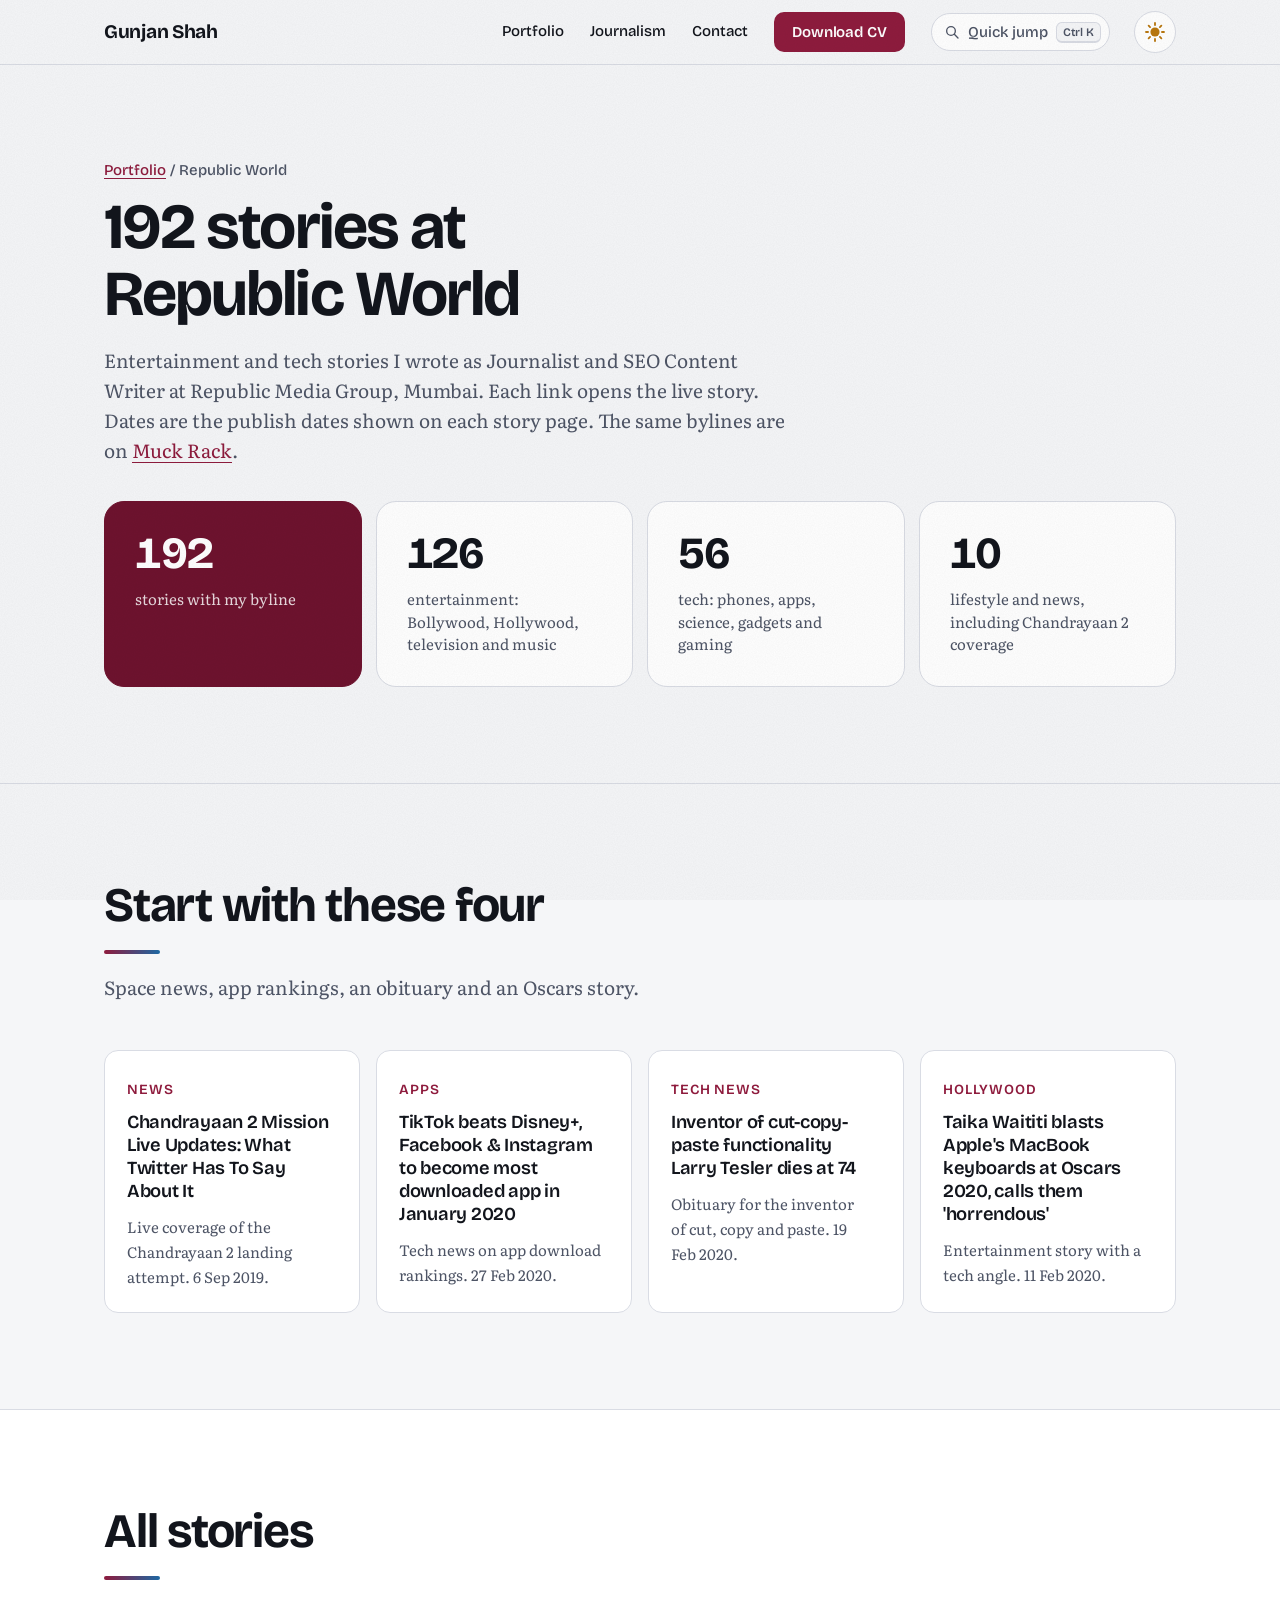
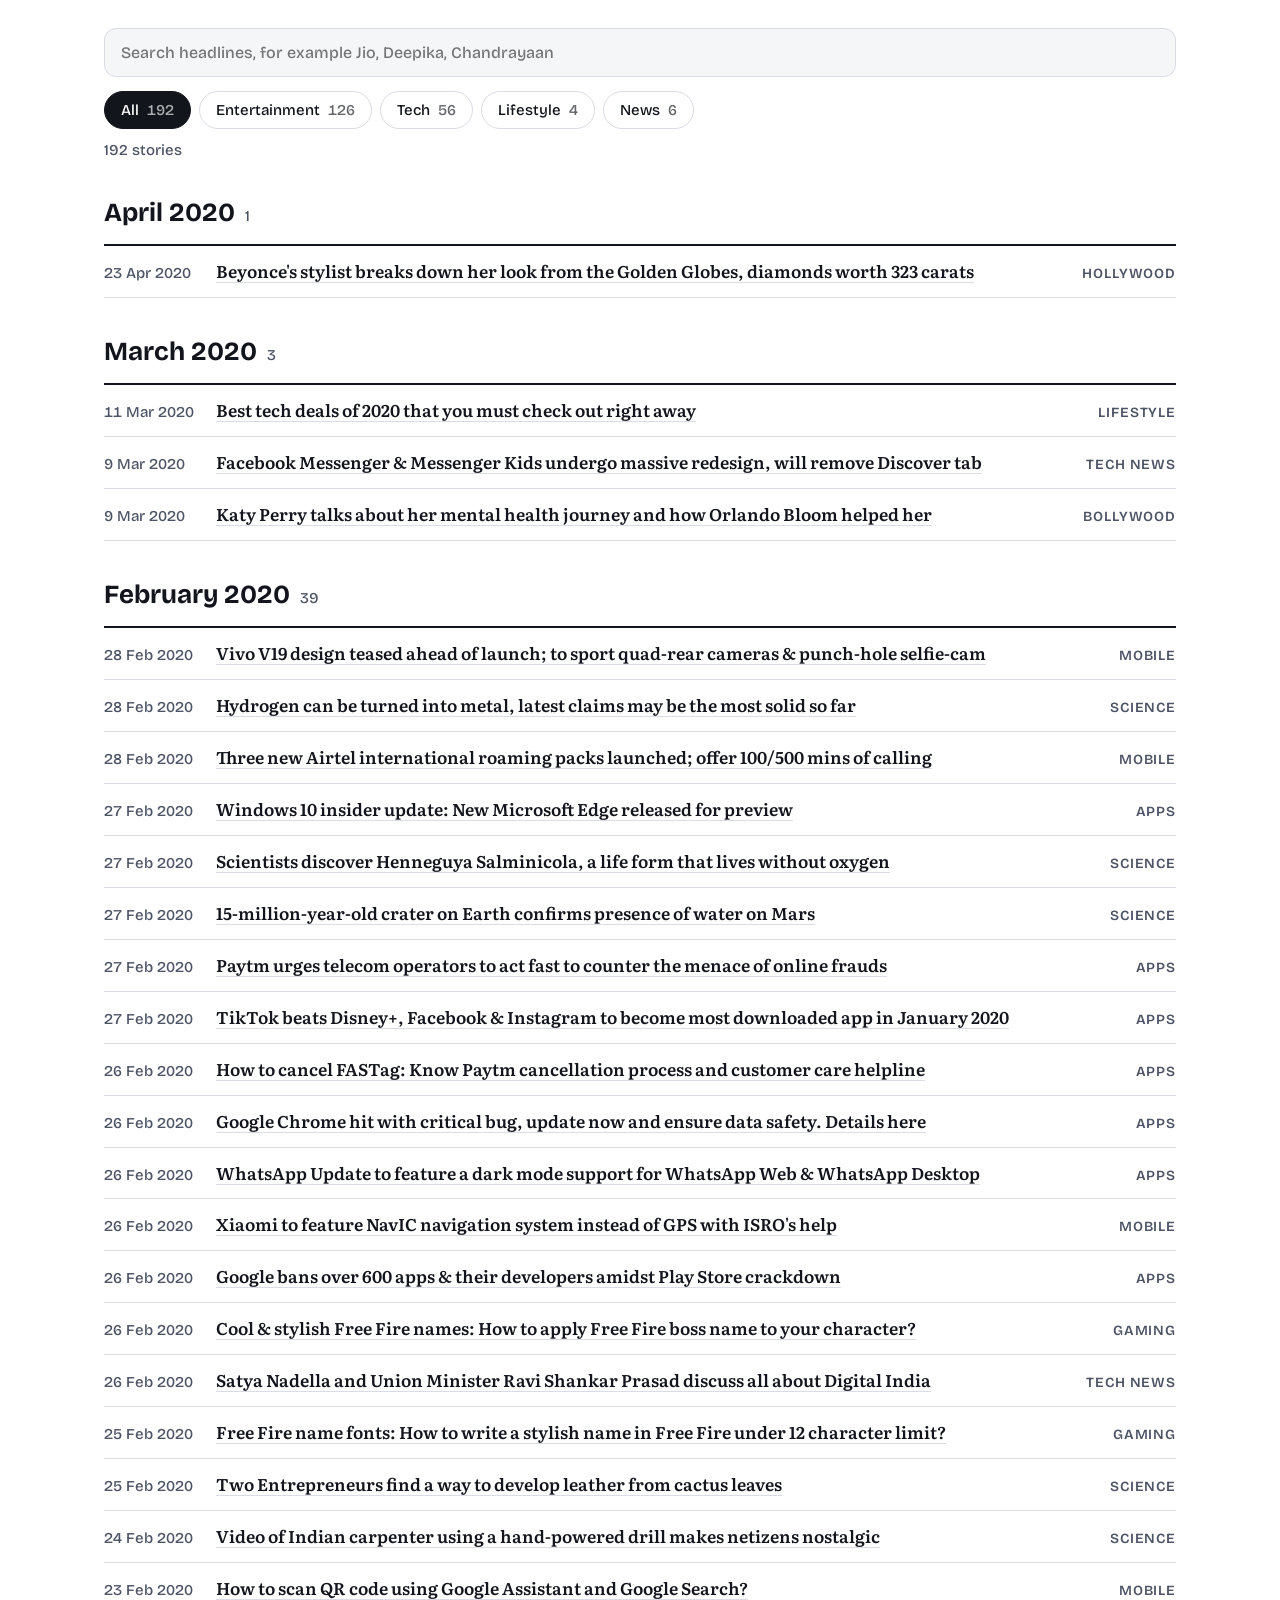
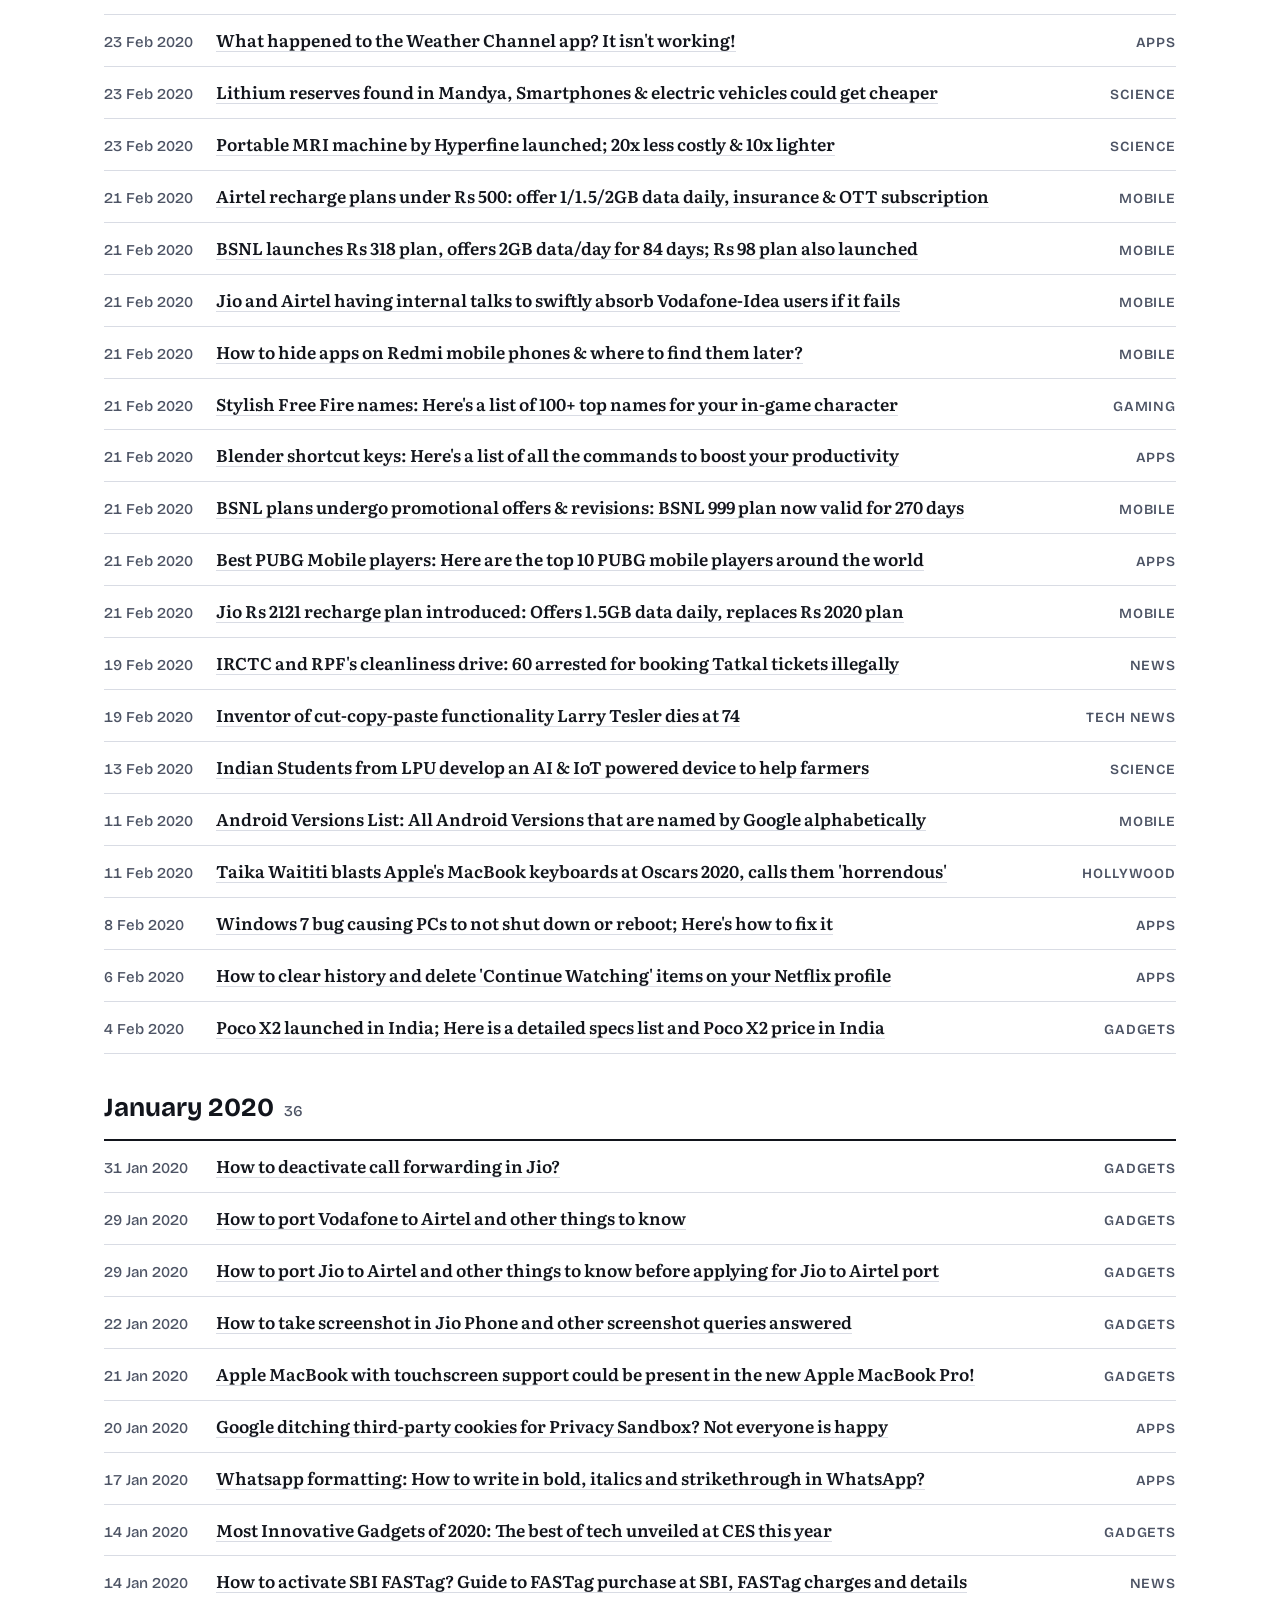
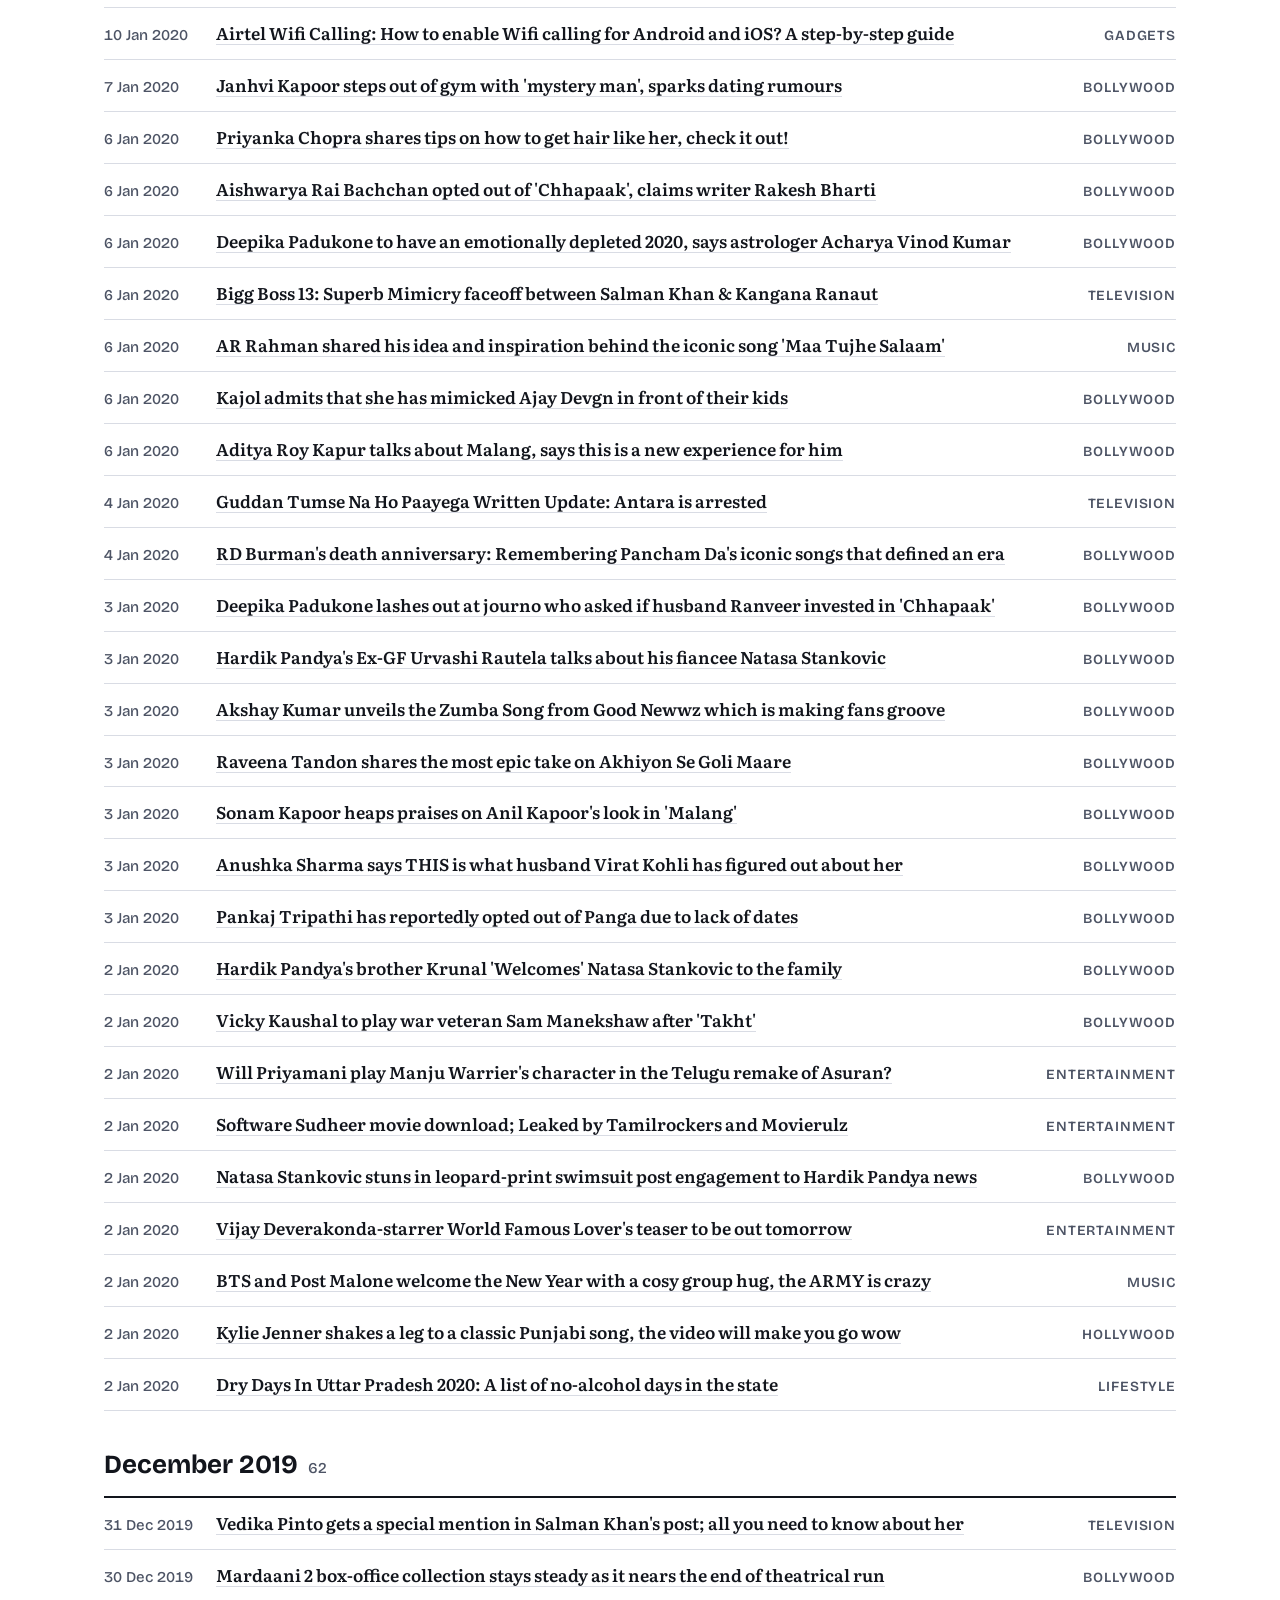
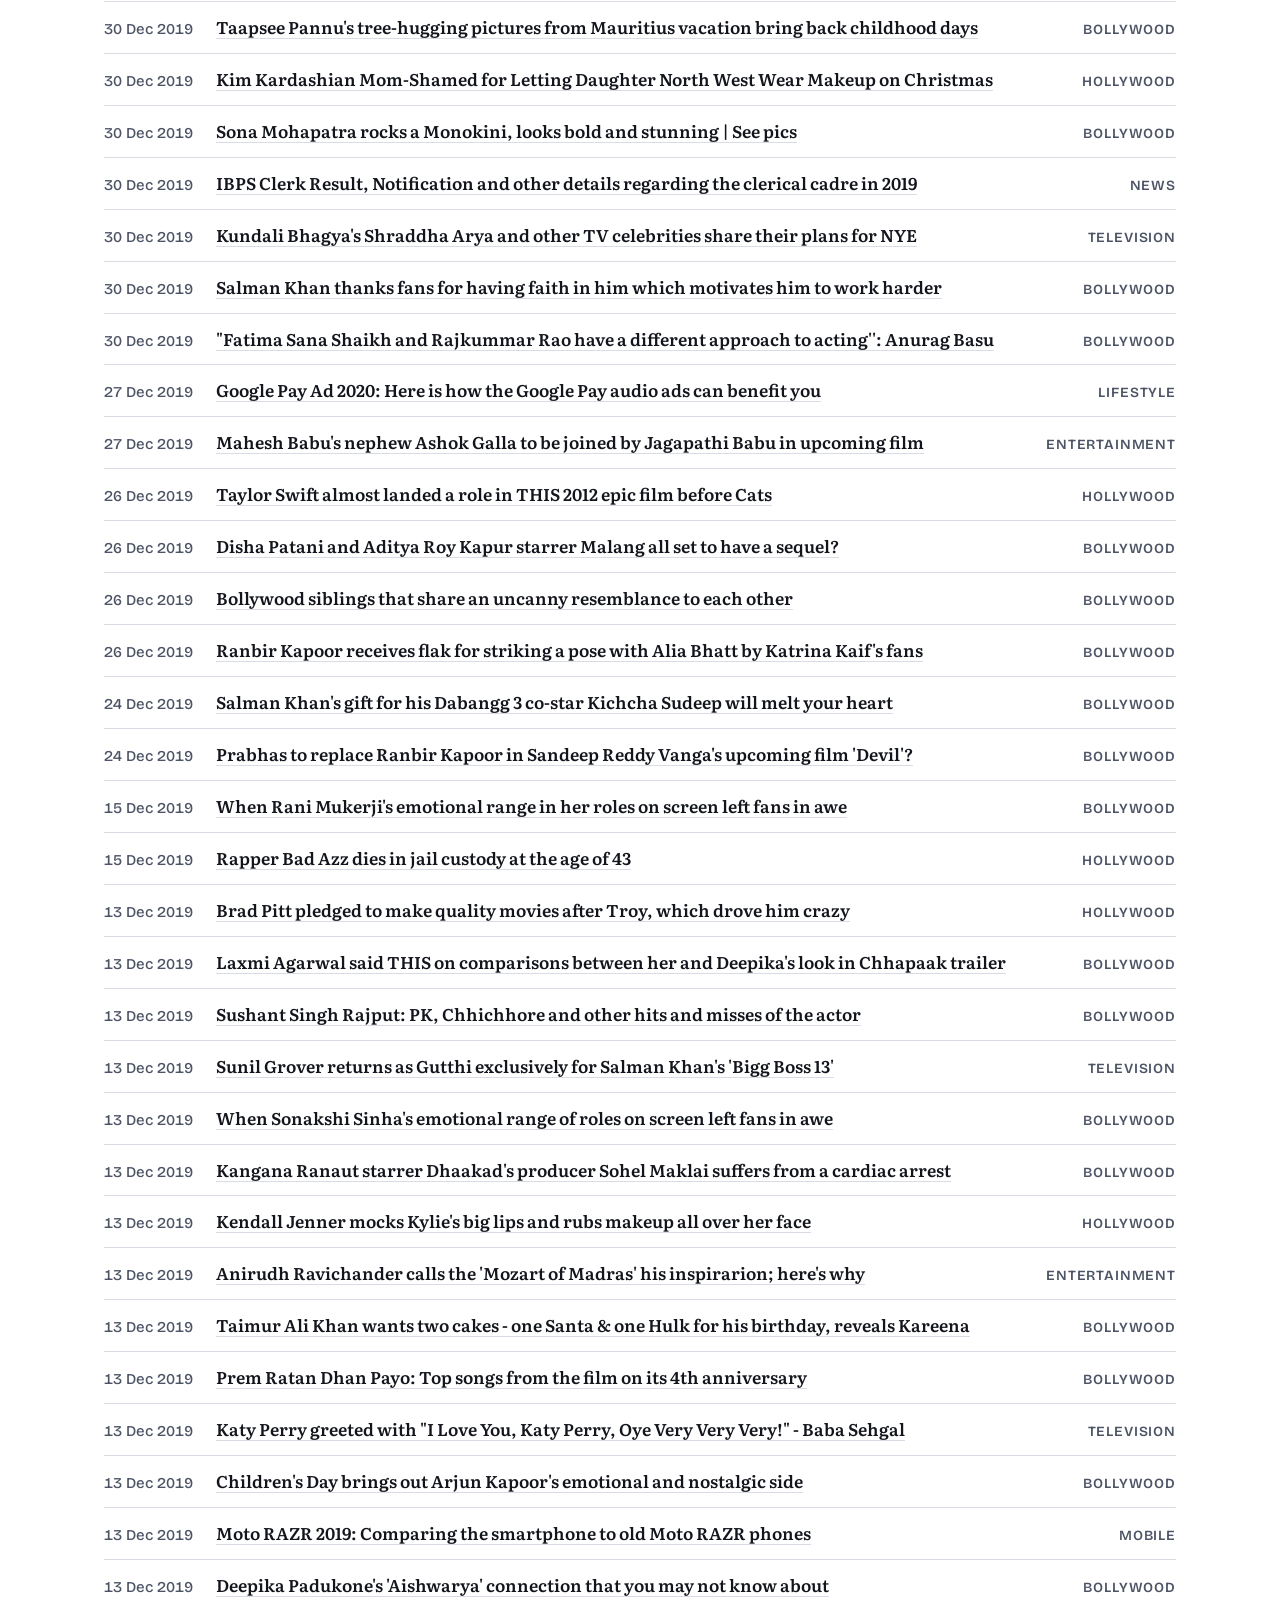
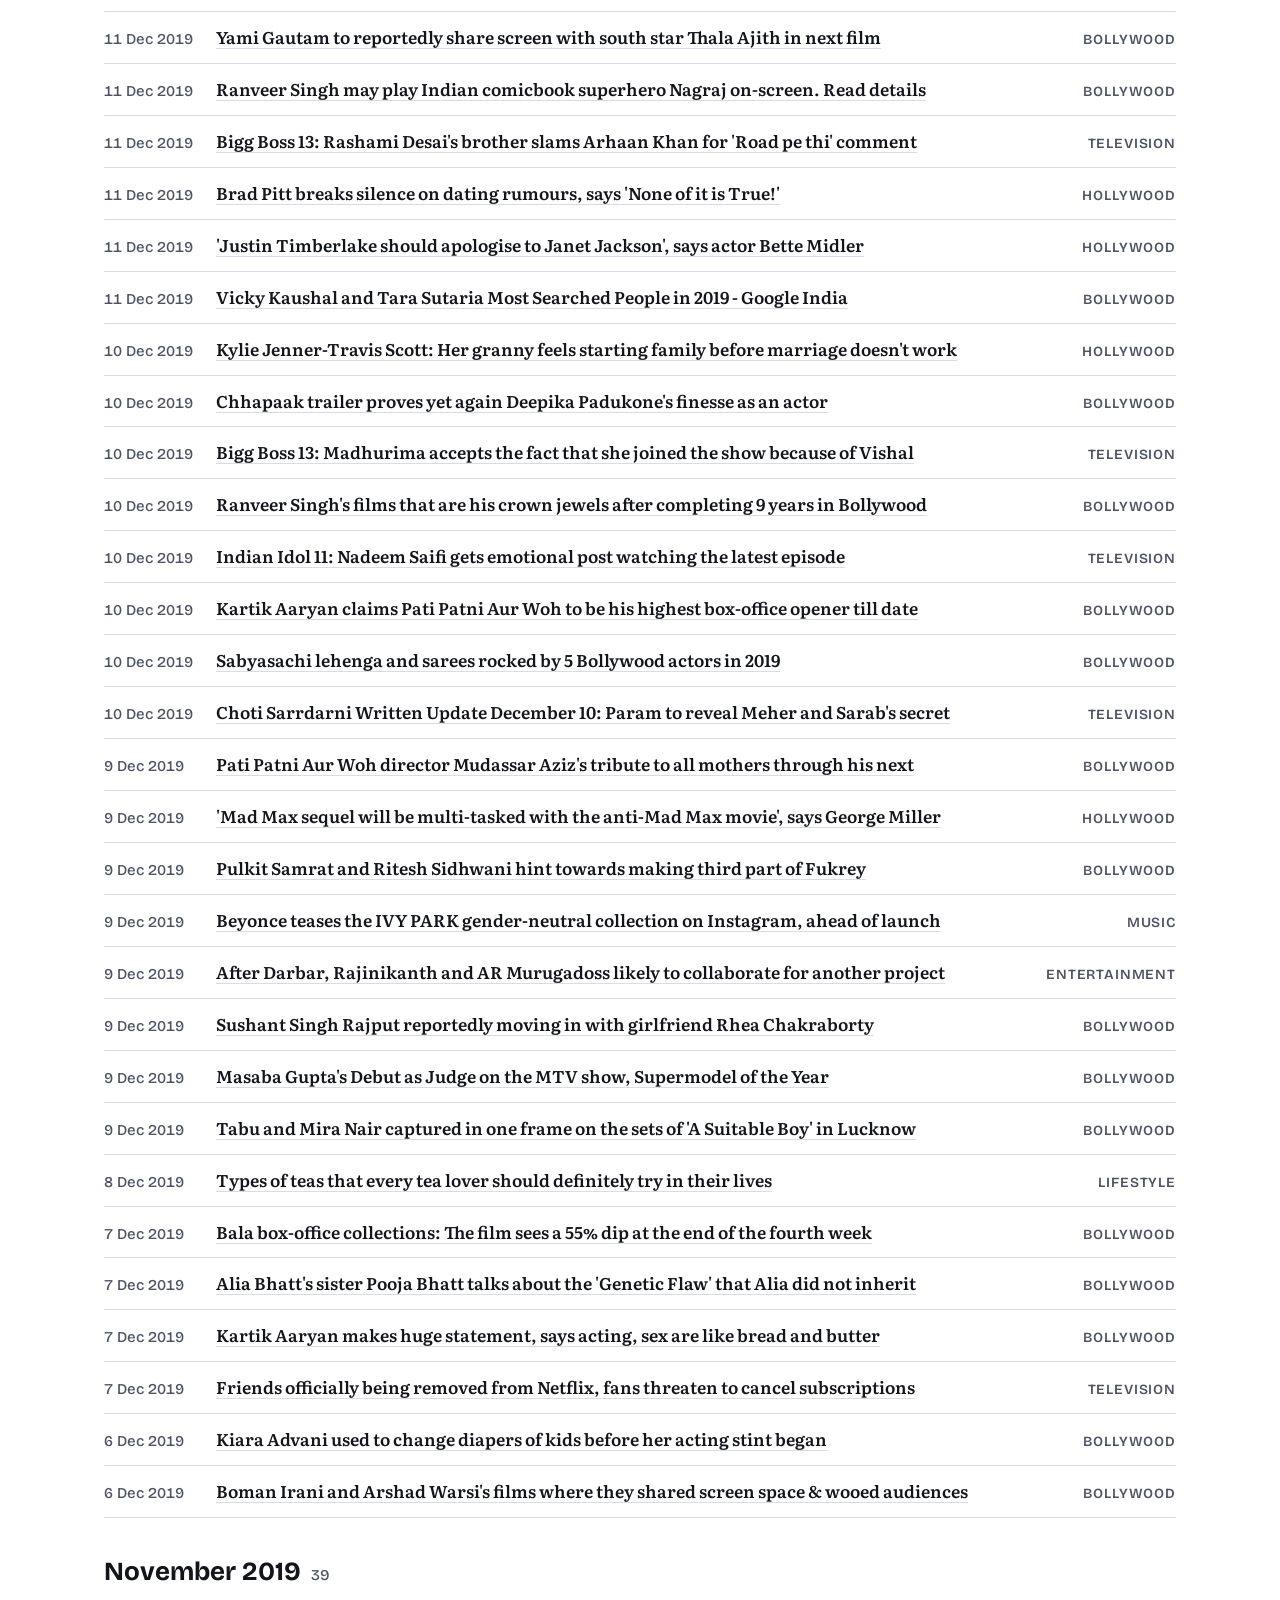
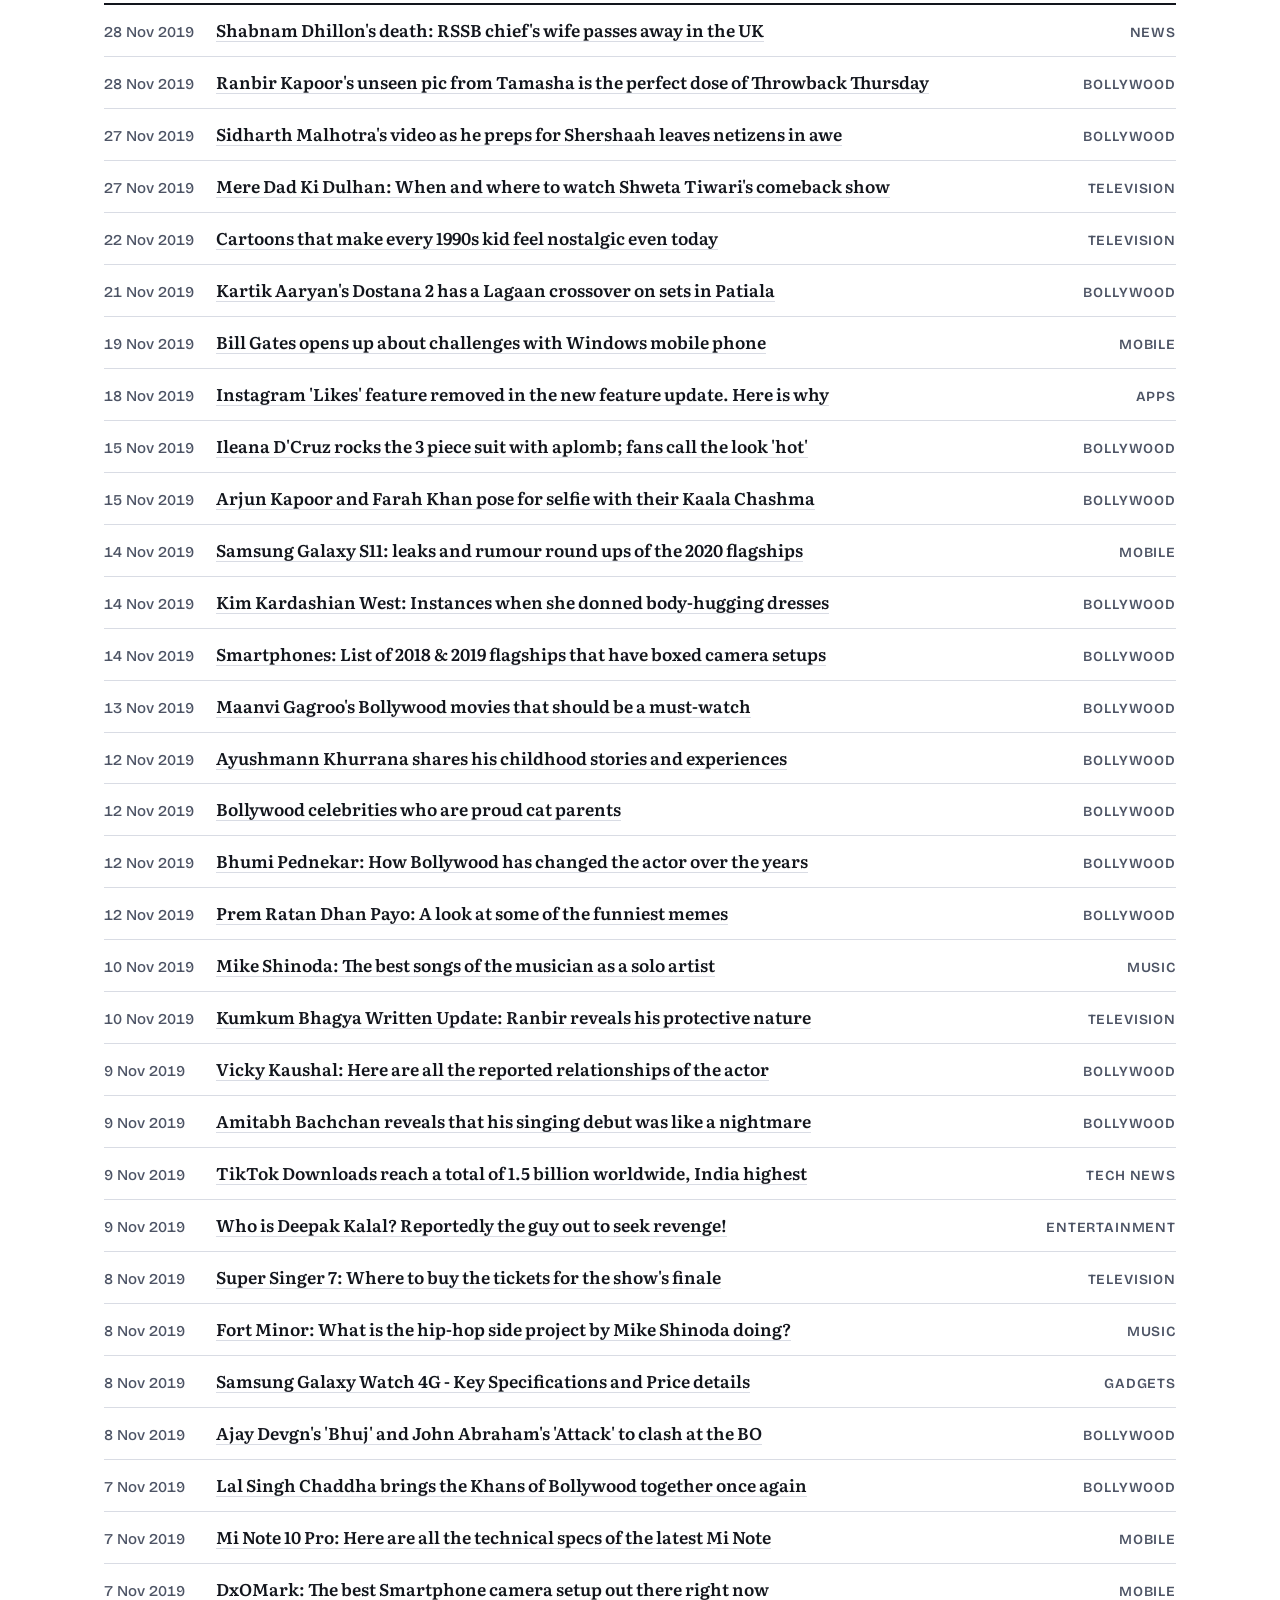
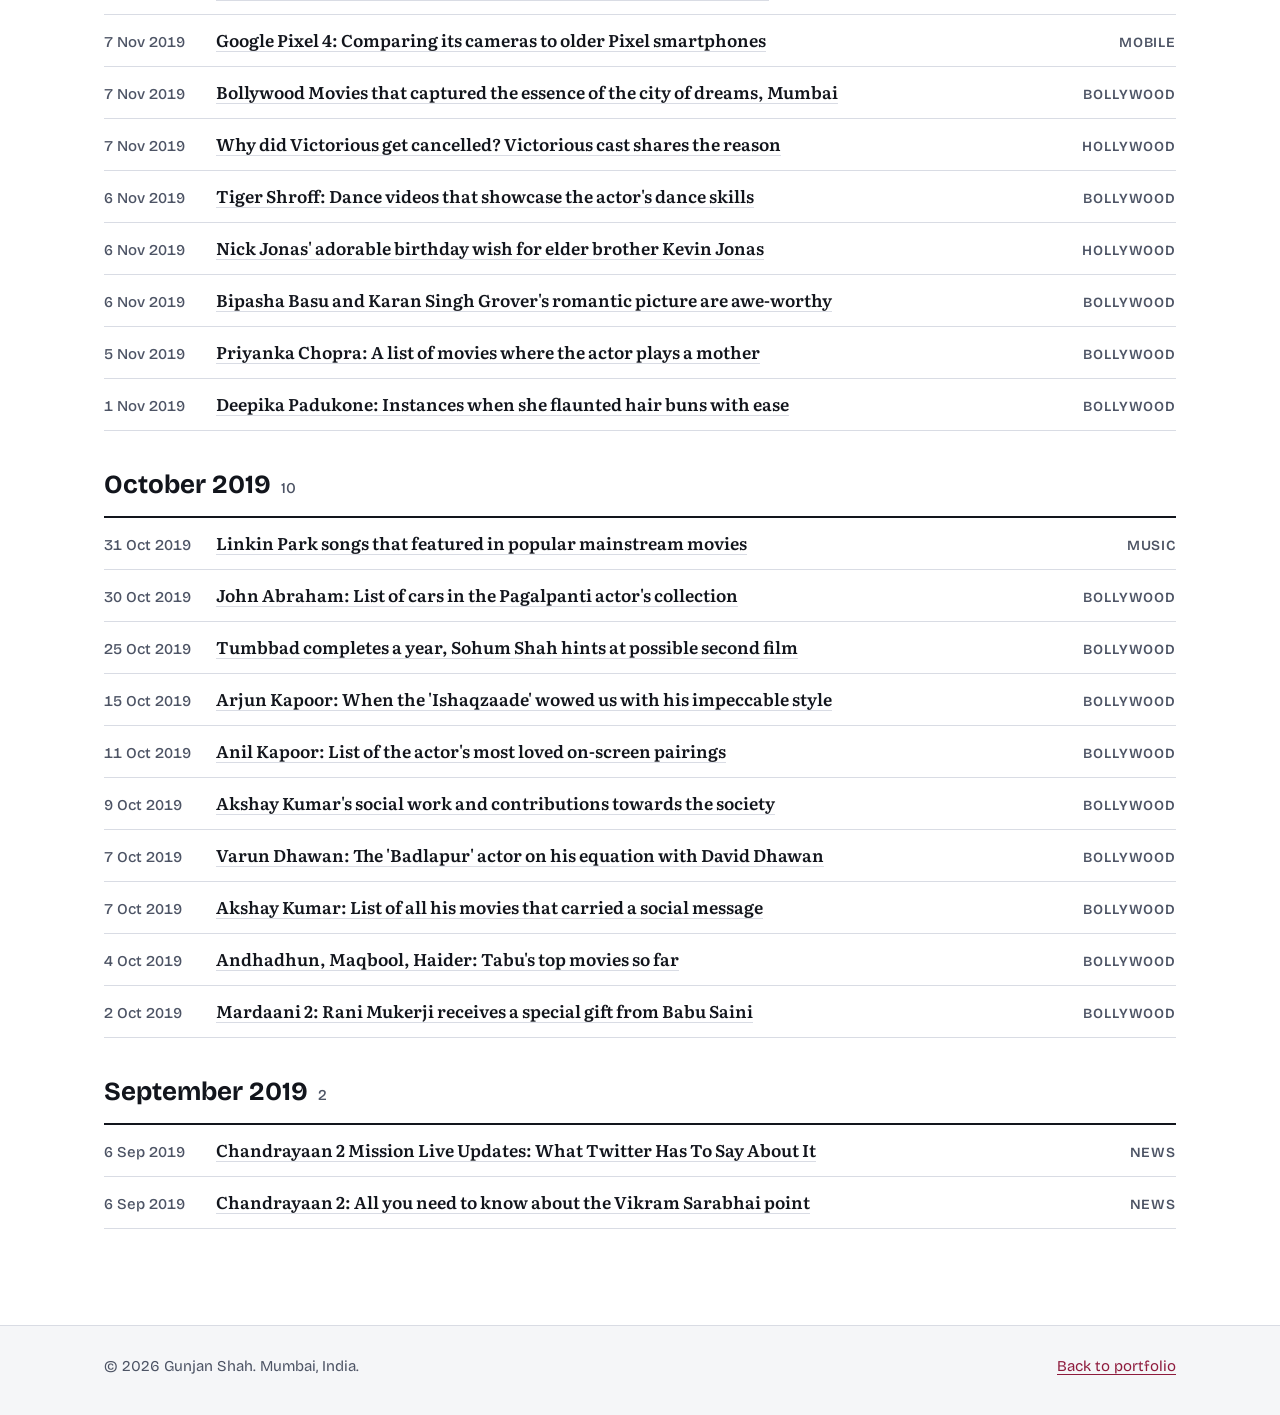
<file: republic-world.html>
<!doctype html>
<html lang="en-GB">
<head>
  <meta charset="utf-8">
  <meta name="viewport" content="width=device-width, initial-scale=1">
  <link rel="canonical" href="https://gunjanpareshshah.github.io/republic-world.html">
  <meta property="og:type" content="website">
  <meta property="og:url" content="https://gunjanpareshshah.github.io/republic-world.html">
  <meta property="og:image" content="https://gunjanpareshshah.github.io/assets/img/gunjan-338.webp">
  <meta name="color-scheme" content="light dark">
  <meta name="theme-color" content="#F5F6F8" media="(prefers-color-scheme: light)">
  <meta name="theme-color" content="#12141A" media="(prefers-color-scheme: dark)">
  <script>try{var t=localStorage.getItem("theme");if(t==="dark"||t==="light")document.documentElement.setAttribute("data-theme",t)}catch(e){}</script>
  <link rel="icon" href="data:image/svg+xml,%3Csvg xmlns='http://www.w3.org/2000/svg' viewBox='0 0 64 64'%3E%3Crect width='64' height='64' rx='14' fill='%238E1B3D'/%3E%3Ctext x='32' y='45' font-family='Georgia,serif' font-size='40' font-weight='700' text-anchor='middle' fill='%23fff'%3EG%3C/text%3E%3C/svg%3E">

  <link rel="preconnect" href="https://fonts.googleapis.com">
  <link rel="preconnect" href="https://fonts.gstatic.com" crossorigin>
  <link href="https://fonts.googleapis.com/css2?family=Bricolage+Grotesque:opsz,wght@12..96,500;12..96,600;12..96,700&family=Literata:opsz,wght@7..72,400;7..72,600&display=swap" rel="stylesheet">
  <link rel="stylesheet" href="assets/site.css">

  
  <title>Republic World stories | Gunjan Shah</title>
  <meta name="description" content="All 192 bylined stories by Gunjan Shah at Republic World, entertainment and tech, September 2019 to April 2020.">
  <meta property="og:title" content="Republic World stories | Gunjan Shah">
  <meta property="og:description" content="192 bylined entertainment and tech stories, searchable.">
</head>
<body>
  <a class="skip" href="#main">Skip to content</a>

  <header class="site-header">
    <div class="wrap site-header__inner">
      <a class="wordmark" href="index.html">Gunjan Shah</a>
      <nav class="nav" aria-label="Main">
        <a href="index.html">Portfolio</a>
        <a href="index.html#journalism">Journalism</a>
        <a href="index.html#contact">Contact</a>
        <a class="btn btn--small" href="assets/Gunjan-Shah-CV-India.pdf" download>Download CV</a>
        <button class="palette-btn" id="palette-open" type="button" aria-haspopup="dialog" aria-keyshortcuts="Control+K Meta+K">
          <svg viewBox="0 0 24 24" aria-hidden="true" focusable="false"><circle cx="10.5" cy="10.5" r="6.5" fill="none" stroke="currentColor" stroke-width="2"/><path d="M15.5 15.5L21 21" stroke="currentColor" stroke-width="2" stroke-linecap="round"/></svg>
          <span>Quick jump</span><kbd id="kbd-hint">Ctrl K</kbd>
        </button>
      </nav>
        <button class="theme-toggle" id="theme-toggle" type="button" aria-pressed="false" aria-label="Dark theme">
          <svg class="ti" viewBox="0 0 24 24" aria-hidden="true" focusable="false">
            <defs><mask id="ti-mask"><rect width="24" height="24" fill="#fff"/><circle class="ti__cut" cx="12" cy="12" r="7"/></mask></defs>
            <circle class="ti__core" cx="12" cy="12" r="5" mask="url(#ti-mask)"/>
            <g class="ti__rays"><line x1="12" y1="2.2" x2="12" y2="4.4" transform="rotate(0 12 12)"/><line x1="12" y1="2.2" x2="12" y2="4.4" transform="rotate(45 12 12)"/><line x1="12" y1="2.2" x2="12" y2="4.4" transform="rotate(90 12 12)"/><line x1="12" y1="2.2" x2="12" y2="4.4" transform="rotate(135 12 12)"/><line x1="12" y1="2.2" x2="12" y2="4.4" transform="rotate(180 12 12)"/><line x1="12" y1="2.2" x2="12" y2="4.4" transform="rotate(225 12 12)"/><line x1="12" y1="2.2" x2="12" y2="4.4" transform="rotate(270 12 12)"/><line x1="12" y1="2.2" x2="12" y2="4.4" transform="rotate(315 12 12)"/></g>
          </svg>
        </button>
    </div>
  </header>

  <main id="main">
    <section class="section arch-hero">
      <div class="wrap">
        <p class="eyebrow"><a href="index.html">Portfolio</a> / Republic World</p>
        <h1 class="arch__title">192 stories at Republic World</h1>
        <p class="lead">Entertainment and tech stories I wrote as Journalist and SEO Content Writer at Republic Media Group, Mumbai. Each link opens the live story. Dates are the publish dates shown on each story page. The same bylines are on <a href="https://muckrack.com/gunjanshah" target="_blank" rel="noopener">Muck Rack<span class="sr"> (opens in a new tab)</span></a>.</p>
        <dl class="proof arch__stats">
          <div class="proof__item"><dt>192</dt><dd>stories with my byline</dd></div>
          <div class="proof__item"><dt>126</dt><dd>entertainment: Bollywood, Hollywood, television and music</dd></div>
          <div class="proof__item"><dt>56</dt><dd>tech: phones, apps, science, gadgets and gaming</dd></div>
          <div class="proof__item"><dt>10</dt><dd>lifestyle and news, including Chandrayaan 2 coverage</dd></div>
        </dl>
      </div>
    </section>

    <section class="section section--rule" aria-labelledby="pins-title">
      <div class="wrap">
        <div class="section__head"><h2 id="pins-title">Start with these four</h2><p class="lead">Space news, app rankings, an obituary and an Oscars story.</p></div>
        <ul class="pins">
<li class="pin"><span class="pin__tag">News</span><a href="https://www.republicworld.com/india/chandrayaan-2-mission-live-updates-what-twitter-has-to-say-about-it" target="_blank" rel="noopener">Chandrayaan 2 Mission Live Updates: What Twitter Has To Say About It<span class="sr"> (opens in a new tab)</span></a><p>Live coverage of the Chandrayaan 2 landing attempt. <time datetime="2019-09-06">6 Sep 2019</time>.</p></li>
<li class="pin"><span class="pin__tag">Apps</span><a href="https://www.republicworld.com/technology-news/apps/tiktok-beats-disney-facebook-instagram-to-become-most-downloaded-app" target="_blank" rel="noopener">TikTok beats Disney+, Facebook &amp; Instagram to become most downloaded app in January 2020<span class="sr"> (opens in a new tab)</span></a><p>Tech news on app download rankings. <time datetime="2020-02-27">27 Feb 2020</time>.</p></li>
<li class="pin"><span class="pin__tag">Tech news</span><a href="https://www.republicworld.com/technology-news/other-tech-news/larry-tesler-inventor-of-cut-copy-paste-dies-at-74-on-monday" target="_blank" rel="noopener">Inventor of cut-copy-paste functionality Larry Tesler dies at 74<span class="sr"> (opens in a new tab)</span></a><p>Obituary for the inventor of cut, copy and paste. <time datetime="2020-02-19">19 Feb 2020</time>.</p></li>
<li class="pin"><span class="pin__tag">Hollywood</span><a href="https://www.republicworld.com/entertainment-news/hollywood-news/taika-waititi-blasts-apples-macbook-keyboards-says-they-are-horrendous" target="_blank" rel="noopener">Taika Waititi blasts Apple&#x27;s MacBook keyboards at Oscars 2020, calls them &#x27;horrendous&#x27;<span class="sr"> (opens in a new tab)</span></a><p>Entertainment story with a tech angle. <time datetime="2020-02-11">11 Feb 2020</time>.</p></li>
        </ul>
      </div>
    </section>

    <section class="section section--surface" id="all" aria-labelledby="all-title">
      <div class="wrap">
        <div class="section__head"><h2 id="all-title">All stories</h2></div>
        <div class="arch__tools">
          <label class="arch__search"><span class="sr">Search headlines</span><input id="arch-q" type="search" placeholder="Search headlines, for example Jio, Deepika, Chandrayaan" autocomplete="off"></label>
          <div class="arch__chips" role="group" aria-label="Filter by beat"><button class="chip" type="button" data-cat="all" aria-pressed="true">All <span>192</span></button><button class="chip" type="button" data-cat="entertainment" aria-pressed="false">Entertainment <span>126</span></button><button class="chip" type="button" data-cat="tech" aria-pressed="false">Tech <span>56</span></button><button class="chip" type="button" data-cat="lifestyle" aria-pressed="false">Lifestyle <span>4</span></button><button class="chip" type="button" data-cat="news" aria-pressed="false">News <span>6</span></button></div>
        </div>
        <p class="arch__count" id="arch-count" role="status" aria-live="polite">192 stories</p>
        <div id="arch">
<section class="arch__month" data-month><h3 class="arch__mh">April 2020 <span>1</span></h3><ul class="arch__list">
<li class="arch__row" data-cat="entertainment" data-text="beyonce&#x27;s stylist breaks down her look from the golden globes, diamonds worth 323 carats hollywood"><time datetime="2020-04-23">23 Apr 2020</time><a href="https://www.republicworld.com/entertainment-news/hollywood-news/beyonces-stylist-breaks-down-her-looks-from-the-golden-globes" target="_blank" rel="noopener">Beyonce&#x27;s stylist breaks down her look from the Golden Globes, diamonds worth 323 carats<span class="sr"> (opens in a new tab)</span></a><span class="arch__tag">Hollywood</span></li>
</ul></section>
<section class="arch__month" data-month><h3 class="arch__mh">March 2020 <span>3</span></h3><ul class="arch__list">
<li class="arch__row" data-cat="lifestyle" data-text="best tech deals of 2020 that you must check out right away lifestyle"><time datetime="2020-03-11">11 Mar 2020</time><a href="https://www.republicworld.com/lifestyle/shopping/best-tech-deals-of-2020-to-check-out-details-inside" target="_blank" rel="noopener">Best tech deals of 2020 that you must check out right away<span class="sr"> (opens in a new tab)</span></a><span class="arch__tag">Lifestyle</span></li>
<li class="arch__row" data-cat="tech" data-text="facebook messenger &amp; messenger kids undergo massive redesign, will remove discover tab tech news"><time datetime="2020-03-09">9 Mar 2020</time><a href="https://www.republicworld.com/technology-news/social-media-news/facebook-messenger-messenger-kids-undergo-massive-redesign" target="_blank" rel="noopener">Facebook Messenger &amp; Messenger Kids undergo massive redesign, will remove Discover tab<span class="sr"> (opens in a new tab)</span></a><span class="arch__tag">Tech news</span></li>
<li class="arch__row" data-cat="entertainment" data-text="katy perry talks about her mental health journey and how orlando bloom helped her bollywood"><time datetime="2020-03-09">9 Mar 2020</time><a href="https://www.republicworld.com/entertainment-news/bollywood-news/katy-perry-and-orlando-blooms-journey-battling-depression" target="_blank" rel="noopener">Katy Perry talks about her mental health journey and how Orlando Bloom helped her<span class="sr"> (opens in a new tab)</span></a><span class="arch__tag">Bollywood</span></li>
</ul></section>
<section class="arch__month" data-month><h3 class="arch__mh">February 2020 <span>39</span></h3><ul class="arch__list">
<li class="arch__row" data-cat="tech" data-text="vivo v19 design teased ahead of launch; to sport quad-rear cameras &amp; punch-hole selfie-cam mobile"><time datetime="2020-02-28">28 Feb 2020</time><a href="https://www.republicworld.com/technology-news/mobile/vivo-v19-design-teased-ahead-of-launch-to-sport-quad-cam-and-punch-hole" target="_blank" rel="noopener">Vivo V19 design teased ahead of launch; to sport quad-rear cameras &amp; punch-hole selfie-cam<span class="sr"> (opens in a new tab)</span></a><span class="arch__tag">Mobile</span></li>
<li class="arch__row" data-cat="tech" data-text="hydrogen can be turned into metal, latest claims may be the most solid so far science"><time datetime="2020-02-28">28 Feb 2020</time><a href="https://www.republicworld.com/technology-news/science/metallic-hydrogen-could-be-true-suggest-claims-by-a-trio-of-physicists" target="_blank" rel="noopener">Hydrogen can be turned into metal, latest claims may be the most solid so far<span class="sr"> (opens in a new tab)</span></a><span class="arch__tag">Science</span></li>
<li class="arch__row" data-cat="tech" data-text="three new airtel international roaming packs launched; offer 100/500 mins of calling mobile"><time datetime="2020-02-28">28 Feb 2020</time><a href="https://www.republicworld.com/technology-news/mobile/three-new-airtel-international-roaming-packs-launched" target="_blank" rel="noopener">Three new Airtel international roaming packs launched; offer 100/500 mins of calling<span class="sr"> (opens in a new tab)</span></a><span class="arch__tag">Mobile</span></li>
<li class="arch__row" data-cat="tech" data-text="windows 10 insider update: new microsoft edge released for preview apps"><time datetime="2020-02-27">27 Feb 2020</time><a href="https://www.republicworld.com/technology-news/apps/windows-10-insider-update-new-chromium-based-microsoft-edge-released" target="_blank" rel="noopener">Windows 10 insider update: New Microsoft Edge released for preview<span class="sr"> (opens in a new tab)</span></a><span class="arch__tag">Apps</span></li>
<li class="arch__row" data-cat="tech" data-text="scientists discover henneguya salminicola, a life form that lives without oxygen science"><time datetime="2020-02-27">27 Feb 2020</time><a href="https://www.republicworld.com/technology-news/science/scientists-discover-life-form-on-earth-that-lives-without-oxygen" target="_blank" rel="noopener">Scientists discover Henneguya Salminicola, a life form that lives without oxygen<span class="sr"> (opens in a new tab)</span></a><span class="arch__tag">Science</span></li>
<li class="arch__row" data-cat="tech" data-text="15-million-year-old crater on earth confirms presence of water on mars science"><time datetime="2020-02-27">27 Feb 2020</time><a href="https://www.republicworld.com/technology-news/science/15-million-year-old-crater-on-earth-confirms-presence-of-water-on-mars" target="_blank" rel="noopener">15-million-year-old crater on Earth confirms presence of water on Mars<span class="sr"> (opens in a new tab)</span></a><span class="arch__tag">Science</span></li>
<li class="arch__row" data-cat="tech" data-text="paytm urges telecom operators to act fast to counter the menace of online frauds apps"><time datetime="2020-02-27">27 Feb 2020</time><a href="https://www.republicworld.com/technology-news/apps/paytm-says-telecom-operators-should-act-fact-to-counter-online-frauds" target="_blank" rel="noopener">Paytm urges telecom operators to act fast to counter the menace of online frauds<span class="sr"> (opens in a new tab)</span></a><span class="arch__tag">Apps</span></li>
<li class="arch__row" data-cat="tech" data-text="tiktok beats disney+, facebook &amp; instagram to become most downloaded app in january 2020 apps"><time datetime="2020-02-27">27 Feb 2020</time><a href="https://www.republicworld.com/technology-news/apps/tiktok-beats-disney-facebook-instagram-to-become-most-downloaded-app" target="_blank" rel="noopener">TikTok beats Disney+, Facebook &amp; Instagram to become most downloaded app in January 2020<span class="sr"> (opens in a new tab)</span></a><span class="arch__tag">Apps</span></li>
<li class="arch__row" data-cat="tech" data-text="how to cancel fastag: know paytm cancellation process and customer care helpline apps"><time datetime="2020-02-26">26 Feb 2020</time><a href="https://www.republicworld.com/technology-news/apps/how-to-cancel-fastag-paytm-cancellation-process-and-customer-care" target="_blank" rel="noopener">How to cancel FASTag: Know Paytm cancellation process and customer care helpline<span class="sr"> (opens in a new tab)</span></a><span class="arch__tag">Apps</span></li>
<li class="arch__row" data-cat="tech" data-text="google chrome hit with critical bug, update now and ensure data safety. details here apps"><time datetime="2020-02-26">26 Feb 2020</time><a href="https://www.republicworld.com/technology-news/apps/google-chrome-susceptible-to-zero-day-vulnerability-patched-in-update" target="_blank" rel="noopener">Google Chrome hit with critical bug, update now and ensure data safety. Details here<span class="sr"> (opens in a new tab)</span></a><span class="arch__tag">Apps</span></li>
<li class="arch__row" data-cat="tech" data-text="whatsapp update to feature a dark mode support for whatsapp web &amp; whatsapp desktop apps"><time datetime="2020-02-26">26 Feb 2020</time><a href="https://www.republicworld.com/technology-news/apps/whatsapp-developing-dark-mode-for-whatsapp-web-and-whatsapp-desktop" target="_blank" rel="noopener">WhatsApp Update to feature a dark mode support for WhatsApp Web &amp; WhatsApp Desktop<span class="sr"> (opens in a new tab)</span></a><span class="arch__tag">Apps</span></li>
<li class="arch__row" data-cat="tech" data-text="xiaomi to feature navic navigation system instead of gps with isro&#x27;s help mobile"><time datetime="2020-02-26">26 Feb 2020</time><a href="https://www.republicworld.com/technology-news/mobile/xiaomi-will-feature-usage-of-navic-navigation-system-instead-of-gps" target="_blank" rel="noopener">Xiaomi to feature NavIC navigation system instead of GPS with ISRO&#x27;s help<span class="sr"> (opens in a new tab)</span></a><span class="arch__tag">Mobile</span></li>
<li class="arch__row" data-cat="tech" data-text="google bans over 600 apps &amp; their developers amidst play store crackdown apps"><time datetime="2020-02-26">26 Feb 2020</time><a href="https://www.republicworld.com/technology-news/apps/google-bids-adieu-to-over-600-apps-amidst-the-play-store-crack-down" target="_blank" rel="noopener">Google bans over 600 apps &amp; their developers amidst Play Store crackdown<span class="sr"> (opens in a new tab)</span></a><span class="arch__tag">Apps</span></li>
<li class="arch__row" data-cat="tech" data-text="cool &amp; stylish free fire names: how to apply free fire boss name to your character? gaming"><time datetime="2020-02-26">26 Feb 2020</time><a href="https://www.republicworld.com/technology-news/gaming/free-fire-name-how-to-apply-free-fire-stylish-boss-name" target="_blank" rel="noopener">Cool &amp; stylish Free Fire names: How to apply Free Fire boss name to your character?<span class="sr"> (opens in a new tab)</span></a><span class="arch__tag">Gaming</span></li>
<li class="arch__row" data-cat="tech" data-text="satya nadella and union minister ravi shankar prasad discuss all about digital india tech news"><time datetime="2020-02-26">26 Feb 2020</time><a href="https://www.republicworld.com/technology-news/other-tech-news/satya-nadella-and-ravi-shankar-prasad-discuss-issues-of-digital-india" target="_blank" rel="noopener">Satya Nadella and Union Minister Ravi Shankar Prasad discuss all about Digital India<span class="sr"> (opens in a new tab)</span></a><span class="arch__tag">Tech news</span></li>
<li class="arch__row" data-cat="tech" data-text="free fire name fonts: how to write a stylish name in free fire under 12 character limit? gaming"><time datetime="2020-02-25">25 Feb 2020</time><a href="https://www.republicworld.com/technology-news/gaming/free-fire-name-fonts-how-to-write-stylish-name-in-free-fire" target="_blank" rel="noopener">Free Fire name fonts: How to write a stylish name in Free Fire under 12 character limit?<span class="sr"> (opens in a new tab)</span></a><span class="arch__tag">Gaming</span></li>
<li class="arch__row" data-cat="tech" data-text="two entrepreneurs find a way to develop leather from cactus leaves science"><time datetime="2020-02-25">25 Feb 2020</time><a href="https://www.republicworld.com/technology-news/science/entrepreneurs-at-adriano-di-marti-create-cactus-leather" target="_blank" rel="noopener">Two Entrepreneurs find a way to develop leather from cactus leaves<span class="sr"> (opens in a new tab)</span></a><span class="arch__tag">Science</span></li>
<li class="arch__row" data-cat="tech" data-text="video of indian carpenter using a hand-powered drill makes netizens nostalgic science"><time datetime="2020-02-24">24 Feb 2020</time><a href="https://www.republicworld.com/technology-news/science/indian-carpenter-viral-on-twitter-for-using-hand-powered-drill" target="_blank" rel="noopener">Video of Indian carpenter using a hand-powered drill makes netizens nostalgic<span class="sr"> (opens in a new tab)</span></a><span class="arch__tag">Science</span></li>
<li class="arch__row" data-cat="tech" data-text="how to scan qr code using google assistant and google search? mobile"><time datetime="2020-02-23">23 Feb 2020</time><a href="https://www.republicworld.com/technology-news/mobile/how-to-scan-qr-code-in-google-using-google-assistant-and-google-search" target="_blank" rel="noopener">How to scan QR code using Google Assistant and Google Search?<span class="sr"> (opens in a new tab)</span></a><span class="arch__tag">Mobile</span></li>
<li class="arch__row" data-cat="tech" data-text="what happened to the weather channel app? it isn&#x27;t working! apps"><time datetime="2020-02-23">23 Feb 2020</time><a href="https://www.republicworld.com/technology-news/apps/weather-channel-app-not-working-on-ipad-ios-and-android" target="_blank" rel="noopener">What happened to the Weather Channel app? It isn&#x27;t working!<span class="sr"> (opens in a new tab)</span></a><span class="arch__tag">Apps</span></li>
<li class="arch__row" data-cat="tech" data-text="lithium reserves found in mandya, smartphones &amp; electric vehicles could get cheaper science"><time datetime="2020-02-23">23 Feb 2020</time><a href="https://www.republicworld.com/technology-news/science/lithium-reserves-found-in-mandya-india-approximate-to-14100-tonnes" target="_blank" rel="noopener">Lithium reserves found in Mandya, Smartphones &amp; electric vehicles could get cheaper<span class="sr"> (opens in a new tab)</span></a><span class="arch__tag">Science</span></li>
<li class="arch__row" data-cat="tech" data-text="portable mri machine by hyperfine launched; 20x less costly &amp; 10x lighter science"><time datetime="2020-02-23">23 Feb 2020</time><a href="https://www.republicworld.com/technology-news/science/portable-mri-machine-by-hyperfine-launched-20x-less-costly-and-10x-light" target="_blank" rel="noopener">Portable MRI machine by Hyperfine launched; 20x less costly &amp; 10x lighter<span class="sr"> (opens in a new tab)</span></a><span class="arch__tag">Science</span></li>
<li class="arch__row" data-cat="tech" data-text="airtel recharge plans under rs 500: offer 1/1.5/2gb data daily, insurance &amp; ott subscription mobile"><time datetime="2020-02-21">21 Feb 2020</time><a href="https://www.republicworld.com/technology-news/mobile/airtel-recharge-plans-list-of-all-airtel-data-plans-under-rs-500" target="_blank" rel="noopener">Airtel recharge plans under Rs 500: offer 1/1.5/2GB data daily, insurance &amp; OTT subscription<span class="sr"> (opens in a new tab)</span></a><span class="arch__tag">Mobile</span></li>
<li class="arch__row" data-cat="tech" data-text="bsnl launches rs 318 plan, offers 2gb data/day for 84 days; rs 98 plan also launched mobile"><time datetime="2020-02-21">21 Feb 2020</time><a href="https://www.republicworld.com/technology-news/mobile/bsnl-recharge-plans-witness-a-new-addition-in-the-form-of-rs318-plan" target="_blank" rel="noopener">BSNL launches Rs 318 plan, offers 2GB data/day for 84 days; Rs 98 plan also launched<span class="sr"> (opens in a new tab)</span></a><span class="arch__tag">Mobile</span></li>
<li class="arch__row" data-cat="tech" data-text="jio and airtel having internal talks to swiftly absorb vodafone-idea users if it fails mobile"><time datetime="2020-02-21">21 Feb 2020</time><a href="https://www.republicworld.com/technology-news/mobile/jio-and-airtel-in-internal-talks-to-absorb-vodafone-idea-users" target="_blank" rel="noopener">Jio and Airtel having internal talks to swiftly absorb Vodafone-Idea users if it fails<span class="sr"> (opens in a new tab)</span></a><span class="arch__tag">Mobile</span></li>
<li class="arch__row" data-cat="tech" data-text="how to hide apps on redmi mobile phones &amp; where to find them later? mobile"><time datetime="2020-02-21">21 Feb 2020</time><a href="https://www.republicworld.com/technology-news/mobile/how-to-hide-apps-on-redmi-mobile-phones-where-to-find-the-hidden-apps" target="_blank" rel="noopener">How to hide apps on Redmi mobile phones &amp; where to find them later?<span class="sr"> (opens in a new tab)</span></a><span class="arch__tag">Mobile</span></li>
<li class="arch__row" data-cat="tech" data-text="stylish free fire names: here&#x27;s a list of 100+ top names for your in-game character gaming"><time datetime="2020-02-21">21 Feb 2020</time><a href="https://www.republicworld.com/technology-news/gaming/stylish-free-fire-name-list-of-100-free-fire-top-names-for-ingame-use" target="_blank" rel="noopener">Stylish Free Fire names: Here&#x27;s a list of 100+ top names for your in-game character<span class="sr"> (opens in a new tab)</span></a><span class="arch__tag">Gaming</span></li>
<li class="arch__row" data-cat="tech" data-text="blender shortcut keys: here&#x27;s a list of all the commands to boost your productivity apps"><time datetime="2020-02-21">21 Feb 2020</time><a href="https://www.republicworld.com/technology-news/apps/blender-shortcut-keys-list-of-all-the-blender-commands-that-come-handy" target="_blank" rel="noopener">Blender shortcut keys: Here&#x27;s a list of all the commands to boost your productivity<span class="sr"> (opens in a new tab)</span></a><span class="arch__tag">Apps</span></li>
<li class="arch__row" data-cat="tech" data-text="bsnl plans undergo promotional offers &amp; revisions: bsnl 999 plan now valid for 270 days mobile"><time datetime="2020-02-21">21 Feb 2020</time><a href="https://www.republicworld.com/technology-news/mobile/bsnl-plans-undergo-promotional-offers-bsnl-999-plan-valid-for-270-days" target="_blank" rel="noopener">BSNL plans undergo promotional offers &amp; revisions: BSNL 999 plan now valid for 270 days<span class="sr"> (opens in a new tab)</span></a><span class="arch__tag">Mobile</span></li>
<li class="arch__row" data-cat="tech" data-text="best pubg mobile players: here are the top 10 pubg mobile players around the world apps"><time datetime="2020-02-21">21 Feb 2020</time><a href="https://www.republicworld.com/technology-news/apps/best-pubg-mobile-players-list-of-top-10-pubg-mobile-players" target="_blank" rel="noopener">Best PUBG Mobile players: Here are the top 10 PUBG mobile players around the world<span class="sr"> (opens in a new tab)</span></a><span class="arch__tag">Apps</span></li>
<li class="arch__row" data-cat="tech" data-text="jio rs 2121 recharge plan introduced: offers 1.5gb data daily, replaces rs 2020 plan mobile"><time datetime="2020-02-21">21 Feb 2020</time><a href="https://www.republicworld.com/technology-news/mobile/jio-rs2121-recharge-plan-introduced-offers-1-dot-5gb-data-replaces-old-plan" target="_blank" rel="noopener">Jio Rs 2121 recharge plan introduced: Offers 1.5GB data daily, replaces Rs 2020 plan<span class="sr"> (opens in a new tab)</span></a><span class="arch__tag">Mobile</span></li>
<li class="arch__row" data-cat="news" data-text="irctc and rpf&#x27;s cleanliness drive: 60 arrested for booking tatkal tickets illegally news"><time datetime="2020-02-19">19 Feb 2020</time><a href="https://www.republicworld.com/india-news/irctc/irctc-rpf-cleanliness-drive-60-arrested-illegal-booking-tatkal-tickets" target="_blank" rel="noopener">IRCTC and RPF&#x27;s cleanliness drive: 60 arrested for booking Tatkal tickets illegally<span class="sr"> (opens in a new tab)</span></a><span class="arch__tag">News</span></li>
<li class="arch__row" data-cat="tech" data-text="inventor of cut-copy-paste functionality larry tesler dies at 74 tech news"><time datetime="2020-02-19">19 Feb 2020</time><a href="https://www.republicworld.com/technology-news/other-tech-news/larry-tesler-inventor-of-cut-copy-paste-dies-at-74-on-monday" target="_blank" rel="noopener">Inventor of cut-copy-paste functionality Larry Tesler dies at 74<span class="sr"> (opens in a new tab)</span></a><span class="arch__tag">Tech news</span></li>
<li class="arch__row" data-cat="tech" data-text="indian students from lpu develop an ai &amp; iot powered device to help farmers science"><time datetime="2020-02-13">13 Feb 2020</time><a href="https://www.republicworld.com/technology-news/science/indian-students-from-lpu-develop-an-ai-and-iot-powered-device-for-farmer" target="_blank" rel="noopener">Indian Students from LPU develop an AI &amp; IoT powered device to help farmers<span class="sr"> (opens in a new tab)</span></a><span class="arch__tag">Science</span></li>
<li class="arch__row" data-cat="tech" data-text="android versions list: all android versions that are named by google alphabetically mobile"><time datetime="2020-02-11">11 Feb 2020</time><a href="https://www.republicworld.com/technology-news/mobile/all-the-android-versions-named-by-google-alphabetically" target="_blank" rel="noopener">Android Versions List: All Android Versions that are named by Google alphabetically<span class="sr"> (opens in a new tab)</span></a><span class="arch__tag">Mobile</span></li>
<li class="arch__row" data-cat="entertainment" data-text="taika waititi blasts apple&#x27;s macbook keyboards at oscars 2020, calls them &#x27;horrendous&#x27; hollywood"><time datetime="2020-02-11">11 Feb 2020</time><a href="https://www.republicworld.com/entertainment-news/hollywood-news/taika-waititi-blasts-apples-macbook-keyboards-says-they-are-horrendous" target="_blank" rel="noopener">Taika Waititi blasts Apple&#x27;s MacBook keyboards at Oscars 2020, calls them &#x27;horrendous&#x27;<span class="sr"> (opens in a new tab)</span></a><span class="arch__tag">Hollywood</span></li>
<li class="arch__row" data-cat="tech" data-text="windows 7 bug causing pcs to not shut down or reboot; here&#x27;s how to fix it apps"><time datetime="2020-02-08">8 Feb 2020</time><a href="https://www.republicworld.com/tech/apps/windows-7-bug-causing-pcs-to-not-shut-down-or-reboot-heres-how-to-fix" target="_blank" rel="noopener">Windows 7 bug causing PCs to not shut down or reboot; Here&#x27;s how to fix it<span class="sr"> (opens in a new tab)</span></a><span class="arch__tag">Apps</span></li>
<li class="arch__row" data-cat="tech" data-text="how to clear history and delete &#x27;continue watching&#x27; items on your netflix profile apps"><time datetime="2020-02-06">6 Feb 2020</time><a href="https://www.republicworld.com/tech/apps/how-to-clear-netflix-history-and-remove-continue-watching-on-netflix" target="_blank" rel="noopener">How to clear history and delete &#x27;Continue Watching&#x27; items on your Netflix profile<span class="sr"> (opens in a new tab)</span></a><span class="arch__tag">Apps</span></li>
<li class="arch__row" data-cat="tech" data-text="poco x2 launched in india; here is a detailed specs list and poco x2 price in india gadgets"><time datetime="2020-02-04">4 Feb 2020</time><a href="https://www.republicworld.com/tech/gadgetspoco-x2-launched-india-here-is-a-detailed-specs-list-and-price-in-india" target="_blank" rel="noopener">Poco X2 launched in India; Here is a detailed specs list and Poco X2 price in India<span class="sr"> (opens in a new tab)</span></a><span class="arch__tag">Gadgets</span></li>
</ul></section>
<section class="arch__month" data-month><h3 class="arch__mh">January 2020 <span>36</span></h3><ul class="arch__list">
<li class="arch__row" data-cat="tech" data-text="how to deactivate call forwarding in jio? gadgets"><time datetime="2020-01-31">31 Jan 2020</time><a href="https://www.republicworld.com/tech/gadgetsjio-call-divert-deactivation-how-to-deactivate-call-forwarding-in-jio" target="_blank" rel="noopener">How to deactivate call forwarding in Jio?<span class="sr"> (opens in a new tab)</span></a><span class="arch__tag">Gadgets</span></li>
<li class="arch__row" data-cat="tech" data-text="how to port vodafone to airtel and other things to know gadgets"><time datetime="2020-01-29">29 Jan 2020</time><a href="https://www.republicworld.com/tech/gadgetshow-to-port-vodafone-to-airtel-and-other-things-to-know-before-porting" target="_blank" rel="noopener">How to port Vodafone to Airtel and other things to know<span class="sr"> (opens in a new tab)</span></a><span class="arch__tag">Gadgets</span></li>
<li class="arch__row" data-cat="tech" data-text="how to port jio to airtel and other things to know before applying for jio to airtel port gadgets"><time datetime="2020-01-29">29 Jan 2020</time><a href="https://www.republicworld.com/tech/gadgetshow-to-port-jio-to-airtel-and-other-things-to-known-before-applying" target="_blank" rel="noopener">How to port Jio to Airtel and other things to know before applying for Jio to Airtel port<span class="sr"> (opens in a new tab)</span></a><span class="arch__tag">Gadgets</span></li>
<li class="arch__row" data-cat="tech" data-text="how to take screenshot in jio phone and other screenshot queries answered gadgets"><time datetime="2020-01-22">22 Jan 2020</time><a href="https://www.republicworld.com/tech/gadgetshow-to-take-screenshot-in-jio-phone-and-where-to-find-the-screenshot" target="_blank" rel="noopener">How to take screenshot in Jio Phone and other screenshot queries answered<span class="sr"> (opens in a new tab)</span></a><span class="arch__tag">Gadgets</span></li>
<li class="arch__row" data-cat="tech" data-text="apple macbook with touchscreen support could be present in the new apple macbook pro! gadgets"><time datetime="2020-01-21">21 Jan 2020</time><a href="https://www.republicworld.com/technology-news/gadgets/apple-macbook-with-touchscreen-support-in-the-new-apple-macbook-pro" target="_blank" rel="noopener">Apple MacBook with touchscreen support could be present in the new Apple MacBook Pro!<span class="sr"> (opens in a new tab)</span></a><span class="arch__tag">Gadgets</span></li>
<li class="arch__row" data-cat="tech" data-text="google ditching third-party cookies for privacy sandbox? not everyone is happy apps"><time datetime="2020-01-20">20 Jan 2020</time><a href="https://www.republicworld.com/amp/tech/apps/google-ditching-third-party-cookies-privacy-sandbox-not-everyone-happy" target="_blank" rel="noopener">Google ditching third-party cookies for Privacy Sandbox? Not everyone is happy<span class="sr"> (opens in a new tab)</span></a><span class="arch__tag">Apps</span></li>
<li class="arch__row" data-cat="tech" data-text="whatsapp formatting: how to write in bold, italics and strikethrough in whatsapp? apps"><time datetime="2020-01-17">17 Jan 2020</time><a href="https://www.republicworld.com/tech/apps/whatsapp-formatting-how-to-write-bold-italics-strikethrough-monospace" target="_blank" rel="noopener">Whatsapp formatting: How to write in bold, italics and strikethrough in WhatsApp?<span class="sr"> (opens in a new tab)</span></a><span class="arch__tag">Apps</span></li>
<li class="arch__row" data-cat="tech" data-text="most innovative gadgets of 2020: the best of tech unveiled at ces this year gadgets"><time datetime="2020-01-14">14 Jan 2020</time><a href="https://www.republicworld.com/tech/gadgets/most-innovative-gadgets-of-2020-cool-innovations-unveiled-at-ces-2020" target="_blank" rel="noopener">Most Innovative Gadgets of 2020: The best of tech unveiled at CES this year<span class="sr"> (opens in a new tab)</span></a><span class="arch__tag">Gadgets</span></li>
<li class="arch__row" data-cat="news" data-text="how to activate sbi fastag? guide to fastag purchase at sbi, fastag charges and details news"><time datetime="2020-01-14">14 Jan 2020</time><a href="https://www.republicworld.com/india/how-to-activate-fastag-fastag-purchases-and-other-sbi-fastag-faqs" target="_blank" rel="noopener">How to activate SBI FASTag? Guide to FASTag purchase at SBI, FASTag charges and details<span class="sr"> (opens in a new tab)</span></a><span class="arch__tag">News</span></li>
<li class="arch__row" data-cat="tech" data-text="airtel wifi calling: how to enable wifi calling for android and ios? a step-by-step guide gadgets"><time datetime="2020-01-10">10 Jan 2020</time><a href="https://www.republicworld.com/tech/gadgetshow-to-enable-airtel-wifi-calling-android-ios-step-by-step-user-guide" target="_blank" rel="noopener">Airtel Wifi Calling: How to enable Wifi calling for Android and iOS? A step-by-step guide<span class="sr"> (opens in a new tab)</span></a><span class="arch__tag">Gadgets</span></li>
<li class="arch__row" data-cat="entertainment" data-text="janhvi kapoor steps out of gym with &#x27;mystery man&#x27;, sparks dating rumours bollywood"><time datetime="2020-01-07">7 Jan 2020</time><a href="https://www.republicworld.com/amp/entertainment/bollywood/janhvi-kapoor-steps-out-of-gym-with-mystery-man" target="_blank" rel="noopener">Janhvi Kapoor steps out of gym with &#x27;mystery man&#x27;, sparks dating rumours<span class="sr"> (opens in a new tab)</span></a><span class="arch__tag">Bollywood</span></li>
<li class="arch__row" data-cat="entertainment" data-text="priyanka chopra shares tips on how to get hair like her, check it out! bollywood"><time datetime="2020-01-06">6 Jan 2020</time><a href="https://www.republicworld.com/entertainment-news/bollywood-news/priyanka-chopra-shares-tips-on-how-to-get-hair-like-her-check-it-out" target="_blank" rel="noopener">Priyanka Chopra shares tips on how to get hair like her, check it out!<span class="sr"> (opens in a new tab)</span></a><span class="arch__tag">Bollywood</span></li>
<li class="arch__row" data-cat="entertainment" data-text="aishwarya rai bachchan opted out of &#x27;chhapaak&#x27;, claims writer rakesh bharti bollywood"><time datetime="2020-01-06">6 Jan 2020</time><a href="https://www.republicworld.com/entertainment-news/bollywood-news/rakesh-bharti-claims-aishwarya-rai-opted-out-of-his-chhapaak" target="_blank" rel="noopener">Aishwarya Rai Bachchan opted out of &#x27;Chhapaak&#x27;, claims writer Rakesh Bharti<span class="sr"> (opens in a new tab)</span></a><span class="arch__tag">Bollywood</span></li>
<li class="arch__row" data-cat="entertainment" data-text="deepika padukone to have an emotionally depleted 2020, says astrologer acharya vinod kumar bollywood"><time datetime="2020-01-06">6 Jan 2020</time><a href="https://www.republicworld.com/entertainment-news/bollywood-news/deepika-padukones-astrological-predictions-for-2020-amidst-bday-post" target="_blank" rel="noopener">Deepika Padukone to have an emotionally depleted 2020, says astrologer Acharya Vinod Kumar<span class="sr"> (opens in a new tab)</span></a><span class="arch__tag">Bollywood</span></li>
<li class="arch__row" data-cat="entertainment" data-text="bigg boss 13: superb mimicry faceoff between salman khan &amp; kangana ranaut television"><time datetime="2020-01-06">6 Jan 2020</time><a href="https://www.republicworld.com/entertainment-news/television-news/bigg-boss-13-the-mimicry-faceoff-between-salman-khan-and-kangana-ranaut" target="_blank" rel="noopener">Bigg Boss 13: Superb Mimicry faceoff between Salman Khan &amp; Kangana Ranaut<span class="sr"> (opens in a new tab)</span></a><span class="arch__tag">Television</span></li>
<li class="arch__row" data-cat="entertainment" data-text="ar rahman shared his idea and inspiration behind the iconic song &#x27;maa tujhe salaam&#x27; music"><time datetime="2020-01-06">6 Jan 2020</time><a href="https://www.republicworld.com/entertainment-news/music/ar-rahman-shared-his-inspiration-behind-the-song-maa-tujhe-salaam" target="_blank" rel="noopener">AR Rahman shared his idea and inspiration behind the iconic song &#x27;Maa Tujhe Salaam&#x27;<span class="sr"> (opens in a new tab)</span></a><span class="arch__tag">Music</span></li>
<li class="arch__row" data-cat="entertainment" data-text="kajol admits that she has mimicked ajay devgn in front of their kids bollywood"><time datetime="2020-01-06">6 Jan 2020</time><a href="https://www.republicworld.com/entertainment-news/bollywood-news/kajol-admits-that-she-has-mimicked-ajay-devgn-in-front-of-their-kids" target="_blank" rel="noopener">Kajol admits that she has mimicked Ajay Devgn in front of their kids<span class="sr"> (opens in a new tab)</span></a><span class="arch__tag">Bollywood</span></li>
<li class="arch__row" data-cat="entertainment" data-text="aditya roy kapur talks about malang, says this is a new experience for him bollywood"><time datetime="2020-01-06">6 Jan 2020</time><a href="https://www.republicworld.com/entertainment-news/bollywood-news/aditya-roy-kapur-shares-his-experience-of-working-in-malang" target="_blank" rel="noopener">Aditya Roy Kapur talks about Malang, says this is a new experience for him<span class="sr"> (opens in a new tab)</span></a><span class="arch__tag">Bollywood</span></li>
<li class="arch__row" data-cat="entertainment" data-text="guddan tumse na ho paayega written update: antara is arrested television"><time datetime="2020-01-04">4 Jan 2020</time><a href="https://www.republicworld.com/entertainment-news/television-news/guddan-tumse-na-ho-paayega-written-update-antara-is-arrested" target="_blank" rel="noopener">Guddan Tumse Na Ho Paayega Written Update: Antara is arrested<span class="sr"> (opens in a new tab)</span></a><span class="arch__tag">Television</span></li>
<li class="arch__row" data-cat="entertainment" data-text="rd burman&#x27;s death anniversary: remembering pancham da&#x27;s iconic songs that defined an era bollywood"><time datetime="2020-01-04">4 Jan 2020</time><a href="https://www.republicworld.com/entertainment-news/bollywood-news/rd-burmans-death-anniversary-remembering-pancham-das-iconic-songs" target="_blank" rel="noopener">RD Burman&#x27;s death anniversary: Remembering Pancham Da&#x27;s iconic songs that defined an era<span class="sr"> (opens in a new tab)</span></a><span class="arch__tag">Bollywood</span></li>
<li class="arch__row" data-cat="entertainment" data-text="deepika padukone lashes out at journo who asked if husband ranveer invested in &#x27;chhapaak&#x27; bollywood"><time datetime="2020-01-03">3 Jan 2020</time><a href="https://www.republicworld.com/entertainment-news/bollywood-news/deepika-padukone-says-it-is-my-moeney-and-blasts-at-reporter" target="_blank" rel="noopener">Deepika Padukone lashes out at journo who asked if husband Ranveer invested in &#x27;Chhapaak&#x27;<span class="sr"> (opens in a new tab)</span></a><span class="arch__tag">Bollywood</span></li>
<li class="arch__row" data-cat="entertainment" data-text="hardik pandya&#x27;s ex-gf urvashi rautela talks about his fiancee natasa stankovic bollywood"><time datetime="2020-01-03">3 Jan 2020</time><a href="https://www.republicworld.com/entertainment-news/bollywood-news/urvashi-rautela-on-natasa-we-never-talked-about-personal-lives" target="_blank" rel="noopener">Hardik Pandya&#x27;s Ex-GF Urvashi Rautela talks about his fiancee Natasa Stankovic<span class="sr"> (opens in a new tab)</span></a><span class="arch__tag">Bollywood</span></li>
<li class="arch__row" data-cat="entertainment" data-text="akshay kumar unveils the zumba song from good newwz which is making fans groove bollywood"><time datetime="2020-01-03">3 Jan 2020</time><a href="https://www.republicworld.com/entertainment-news/bollywood-news/akshay-kumar-unveils-the-zumba-song-from-good-newwz-it-is-crazy" target="_blank" rel="noopener">Akshay Kumar unveils the Zumba Song from Good Newwz which is making fans groove<span class="sr"> (opens in a new tab)</span></a><span class="arch__tag">Bollywood</span></li>
<li class="arch__row" data-cat="entertainment" data-text="raveena tandon shares the most epic take on akhiyon se goli maare bollywood"><time datetime="2020-01-03">3 Jan 2020</time><a href="https://www.republicworld.com/entertainment-news/bollywood-news/raveena-tandon-shared-the-most-epic-akhiyon-se-goli-maare-meme" target="_blank" rel="noopener">Raveena Tandon shares the most epic take on Akhiyon Se Goli Maare<span class="sr"> (opens in a new tab)</span></a><span class="arch__tag">Bollywood</span></li>
<li class="arch__row" data-cat="entertainment" data-text="sonam kapoor heaps praises on anil kapoor&#x27;s look in &#x27;malang&#x27; bollywood"><time datetime="2020-01-03">3 Jan 2020</time><a href="https://www.republicworld.com/entertainment-news/bollywood-news/sonam-kapoor-heaps-praises-on-anil-kapoors-look-in-malang" target="_blank" rel="noopener">Sonam Kapoor heaps praises on Anil Kapoor&#x27;s look in &#x27;Malang&#x27;<span class="sr"> (opens in a new tab)</span></a><span class="arch__tag">Bollywood</span></li>
<li class="arch__row" data-cat="entertainment" data-text="anushka sharma says this is what husband virat kohli has figured out about her bollywood"><time datetime="2020-01-03">3 Jan 2020</time><a href="https://www.republicworld.com/entertainment-news/bollywood-news/anushka-sharma-says-my-husband-has-figured-it-out-regarding-her-choice" target="_blank" rel="noopener">Anushka Sharma says THIS is what husband Virat Kohli has figured out about her<span class="sr"> (opens in a new tab)</span></a><span class="arch__tag">Bollywood</span></li>
<li class="arch__row" data-cat="entertainment" data-text="pankaj tripathi has reportedly opted out of panga due to lack of dates bollywood"><time datetime="2020-01-03">3 Jan 2020</time><a href="https://www.republicworld.com/entertainment-news/bollywood-news/pankaj-tripathi-opts-out-of-panga-due-to-lack-of-dates-for-shooting" target="_blank" rel="noopener">Pankaj Tripathi has reportedly opted out of Panga due to lack of dates<span class="sr"> (opens in a new tab)</span></a><span class="arch__tag">Bollywood</span></li>
<li class="arch__row" data-cat="entertainment" data-text="hardik pandya&#x27;s brother krunal &#x27;welcomes&#x27; natasa stankovic to the family bollywood"><time datetime="2020-01-02">2 Jan 2020</time><a href="https://www.republicworld.com/entertainment-news/bollywood-news/krunal-pandyas-post-welcoming-natasa-stankovic-to-the-family-is-crazy" target="_blank" rel="noopener">Hardik Pandya&#x27;s brother Krunal &#x27;Welcomes&#x27; Natasa Stankovic to the family<span class="sr"> (opens in a new tab)</span></a><span class="arch__tag">Bollywood</span></li>
<li class="arch__row" data-cat="entertainment" data-text="vicky kaushal to play war veteran sam manekshaw after &#x27;takht&#x27; bollywood"><time datetime="2020-01-02">2 Jan 2020</time><a href="https://www.republicworld.com/entertainment-news/bollywood-news/vicky-kaushal-will-work-on-manekshaw-after-completing-takht" target="_blank" rel="noopener">Vicky Kaushal to play war veteran Sam Manekshaw after &#x27;Takht&#x27;<span class="sr"> (opens in a new tab)</span></a><span class="arch__tag">Bollywood</span></li>
<li class="arch__row" data-cat="entertainment" data-text="will priyamani play manju warrier&#x27;s character in the telugu remake of asuran? entertainment"><time datetime="2020-01-02">2 Jan 2020</time><a href="https://www.republicworld.com/entertainment-news/others/priyamani-to-play-manju-warriers-role-in-asuran-telugu-remake" target="_blank" rel="noopener">Will Priyamani play Manju Warrier&#x27;s character in the Telugu remake of Asuran?<span class="sr"> (opens in a new tab)</span></a><span class="arch__tag">Entertainment</span></li>
<li class="arch__row" data-cat="entertainment" data-text="software sudheer movie download; leaked by tamilrockers and movierulz entertainment"><time datetime="2020-01-02">2 Jan 2020</time><a href="https://www.republicworld.com/entertainment-news/others/software-sudheer-movie-download-leaked-by-tamilrockers-and-movierulz" target="_blank" rel="noopener">Software Sudheer movie download; Leaked by Tamilrockers and Movierulz<span class="sr"> (opens in a new tab)</span></a><span class="arch__tag">Entertainment</span></li>
<li class="arch__row" data-cat="entertainment" data-text="natasa stankovic stuns in leopard-print swimsuit post engagement to hardik pandya news bollywood"><time datetime="2020-01-02">2 Jan 2020</time><a href="https://www.republicworld.com/entertainment-news/bollywood-news/natasa-stankovic-stuns-in-a-leopard-print-swimsuit-post-engagement-new" target="_blank" rel="noopener">Natasa Stankovic stuns in leopard-print swimsuit post engagement to Hardik Pandya news<span class="sr"> (opens in a new tab)</span></a><span class="arch__tag">Bollywood</span></li>
<li class="arch__row" data-cat="entertainment" data-text="vijay deverakonda-starrer world famous lover&#x27;s teaser to be out tomorrow entertainment"><time datetime="2020-01-02">2 Jan 2020</time><a href="https://www.republicworld.com/entertainment-news/others/vijay-deverakondas-world-famous-lovers-teaser-out-tomorrow" target="_blank" rel="noopener">Vijay Deverakonda-starrer World Famous Lover&#x27;s teaser to be out tomorrow<span class="sr"> (opens in a new tab)</span></a><span class="arch__tag">Entertainment</span></li>
<li class="arch__row" data-cat="entertainment" data-text="bts and post malone welcome the new year with a cosy group hug, the army is crazy music"><time datetime="2020-01-02">2 Jan 2020</time><a href="https://www.republicworld.com/entertainment-news/music/bts-and-post-malones-group-hug-welcoming-2020-will-melt-your-hearts" target="_blank" rel="noopener">BTS and Post Malone welcome the New Year with a cosy group hug, the ARMY is crazy<span class="sr"> (opens in a new tab)</span></a><span class="arch__tag">Music</span></li>
<li class="arch__row" data-cat="entertainment" data-text="kylie jenner shakes a leg to a classic punjabi song, the video will make you go wow hollywood"><time datetime="2020-01-02">2 Jan 2020</time><a href="https://www.republicworld.com/entertainment-news/hollywood-news/kylie-jenner-shaking-legs-on-a-punjabi-song-in-a-viral-video" target="_blank" rel="noopener">Kylie Jenner shakes a leg to a classic Punjabi song, the video will make you go wow<span class="sr"> (opens in a new tab)</span></a><span class="arch__tag">Hollywood</span></li>
<li class="arch__row" data-cat="lifestyle" data-text="dry days in uttar pradesh 2020: a list of no-alcohol days in the state lifestyle"><time datetime="2020-01-02">2 Jan 2020</time><a href="https://www.republicworld.com/lifestyle/festivals/dry-days-in-uttar-pradesh-in-2020" target="_blank" rel="noopener">Dry Days In Uttar Pradesh 2020: A list of no-alcohol days in the state<span class="sr"> (opens in a new tab)</span></a><span class="arch__tag">Lifestyle</span></li>
</ul></section>
<section class="arch__month" data-month><h3 class="arch__mh">December 2019 <span>62</span></h3><ul class="arch__list">
<li class="arch__row" data-cat="entertainment" data-text="vedika pinto gets a special mention in salman khan&#x27;s post; all you need to know about her television"><time datetime="2019-12-31">31 Dec 2019</time><a href="https://www.republicworld.com/entertainment-news/television-news/who-is-vedika-pinto-did-salman-khan-introduce-a-new-face" target="_blank" rel="noopener">Vedika Pinto gets a special mention in Salman Khan&#x27;s post; all you need to know about her<span class="sr"> (opens in a new tab)</span></a><span class="arch__tag">Television</span></li>
<li class="arch__row" data-cat="entertainment" data-text="mardaani 2 box-office collection stays steady as it nears the end of theatrical run bollywood"><time datetime="2019-12-30">30 Dec 2019</time><a href="https://www.republicworld.com/entertainment-news/bollywood-news/mardaani-2-box-office-collections-faces-competition-from-good-newzz" target="_blank" rel="noopener">Mardaani 2 box-office collection stays steady as it nears the end of theatrical run<span class="sr"> (opens in a new tab)</span></a><span class="arch__tag">Bollywood</span></li>
<li class="arch__row" data-cat="entertainment" data-text="taapsee pannu&#x27;s tree-hugging pictures from mauritius vacation bring back childhood days bollywood"><time datetime="2019-12-30">30 Dec 2019</time><a href="https://www.republicworld.com/entertainment-news/bollywood-news/taapsee-pannus-tree-hugging-pictures-from-mauritius-vacation" target="_blank" rel="noopener">Taapsee Pannu&#x27;s tree-hugging pictures from Mauritius vacation bring back childhood days<span class="sr"> (opens in a new tab)</span></a><span class="arch__tag">Bollywood</span></li>
<li class="arch__row" data-cat="entertainment" data-text="kim kardashian mom-shamed for letting daughter north west wear makeup on christmas hollywood"><time datetime="2019-12-30">30 Dec 2019</time><a href="https://www.republicworld.com/entertainment-news/hollywood-news/kim-kardashian-mom-shamed-for-making-north-put-on-makeup" target="_blank" rel="noopener">Kim Kardashian Mom-Shamed for Letting Daughter North West Wear Makeup on Christmas<span class="sr"> (opens in a new tab)</span></a><span class="arch__tag">Hollywood</span></li>
<li class="arch__row" data-cat="entertainment" data-text="sona mohapatra rocks a monokini, looks bold and stunning | see pics bollywood"><time datetime="2019-12-30">30 Dec 2019</time><a href="https://www.republicworld.com/entertainment-news/bollywood-news/sona-mohapatra-rocks-the-monokini-on-the-rocks" target="_blank" rel="noopener">Sona Mohapatra rocks a Monokini, looks bold and stunning | See pics<span class="sr"> (opens in a new tab)</span></a><span class="arch__tag">Bollywood</span></li>
<li class="arch__row" data-cat="news" data-text="ibps clerk result, notification and other details regarding the clerical cadre in 2019 news"><time datetime="2019-12-30">30 Dec 2019</time><a href="https://www.republicworld.com/india-news/education/ibps-clerk-notification-for-2019-and-how-to-check-preliminary-result" target="_blank" rel="noopener">IBPS Clerk Result, Notification and other details regarding the clerical cadre in 2019<span class="sr"> (opens in a new tab)</span></a><span class="arch__tag">News</span></li>
<li class="arch__row" data-cat="entertainment" data-text="kundali bhagya&#x27;s shraddha arya and other tv celebrities share their plans for nye television"><time datetime="2019-12-30">30 Dec 2019</time><a href="https://www.republicworld.com/entertainment-news/television-news/new-year-plans-of-famous-television-celebrities" target="_blank" rel="noopener">Kundali Bhagya&#x27;s Shraddha Arya and other TV celebrities share their plans for NYE<span class="sr"> (opens in a new tab)</span></a><span class="arch__tag">Television</span></li>
<li class="arch__row" data-cat="entertainment" data-text="salman khan thanks fans for having faith in him which motivates him to work harder bollywood"><time datetime="2019-12-30">30 Dec 2019</time><a href="https://www.republicworld.com/entertainment-news/bollywood-news/salman-khan-opens-up-on-how-his-fans-motivate-him-to-work-his-best" target="_blank" rel="noopener">Salman Khan thanks fans for having faith in him which motivates him to work harder<span class="sr"> (opens in a new tab)</span></a><span class="arch__tag">Bollywood</span></li>
<li class="arch__row" data-cat="entertainment" data-text="&quot;fatima sana shaikh and rajkummar rao have a different approach to acting&#x27;&#x27;: anurag basu bollywood"><time datetime="2019-12-30">30 Dec 2019</time><a href="https://www.republicworld.com/entertainment-news/bollywood-news/anurag-basu-talks-about-his-experience-of-working-with-fatima-sana-sha" target="_blank" rel="noopener">&quot;Fatima Sana Shaikh and Rajkummar Rao have a different approach to acting&#x27;&#x27;: Anurag Basu<span class="sr"> (opens in a new tab)</span></a><span class="arch__tag">Bollywood</span></li>
<li class="arch__row" data-cat="lifestyle" data-text="google pay ad 2020: here is how the google pay audio ads can benefit you lifestyle"><time datetime="2019-12-27">27 Dec 2019</time><a href="https://www.republicworld.com/lifestyle/shopping/google-pay-ad-2020-here-is-how-you-can-benefit-from-google-pay-ads" target="_blank" rel="noopener">Google Pay Ad 2020: Here is how the Google Pay audio ads can benefit you<span class="sr"> (opens in a new tab)</span></a><span class="arch__tag">Lifestyle</span></li>
<li class="arch__row" data-cat="entertainment" data-text="mahesh babu&#x27;s nephew ashok galla to be joined by jagapathi babu in upcoming film entertainment"><time datetime="2019-12-27">27 Dec 2019</time><a href="https://www.republicworld.com/entertainment-news/others/mahesh-babus-nephew-ashok-galla-to-be-joined-by-jagapathi-babu-soon" target="_blank" rel="noopener">Mahesh Babu&#x27;s nephew Ashok Galla to be joined by Jagapathi Babu in upcoming film<span class="sr"> (opens in a new tab)</span></a><span class="arch__tag">Entertainment</span></li>
<li class="arch__row" data-cat="entertainment" data-text="taylor swift almost landed a role in this 2012 epic film before cats hollywood"><time datetime="2019-12-26">26 Dec 2019</time><a href="https://www.republicworld.com/entertainment-news/hollywood-news/taylor-swift-almost-landed-a-role-in-les-miserables-before-cats" target="_blank" rel="noopener">Taylor Swift almost landed a role in THIS 2012 epic film before Cats<span class="sr"> (opens in a new tab)</span></a><span class="arch__tag">Hollywood</span></li>
<li class="arch__row" data-cat="entertainment" data-text="disha patani and aditya roy kapur starrer malang all set to have a sequel? bollywood"><time datetime="2019-12-26">26 Dec 2019</time><a href="https://www.republicworld.com/entertainment-news/bollywood-news/disha-patani-and-aditya-roy-kapur-starrer-malang-up-for-sequel" target="_blank" rel="noopener">Disha Patani and Aditya Roy Kapur starrer Malang all set to have a sequel?<span class="sr"> (opens in a new tab)</span></a><span class="arch__tag">Bollywood</span></li>
<li class="arch__row" data-cat="entertainment" data-text="bollywood siblings that share an uncanny resemblance to each other bollywood"><time datetime="2019-12-26">26 Dec 2019</time><a href="https://www.republicworld.com/entertainment-news/bollywood-news/bollywood-siblings-that-share-similar-looks-with-each-other" target="_blank" rel="noopener">Bollywood siblings that share an uncanny resemblance to each other<span class="sr"> (opens in a new tab)</span></a><span class="arch__tag">Bollywood</span></li>
<li class="arch__row" data-cat="entertainment" data-text="ranbir kapoor receives flak for striking a pose with alia bhatt by katrina kaif&#x27;s fans bollywood"><time datetime="2019-12-26">26 Dec 2019</time><a href="https://www.republicworld.com/entertainment-news/bollywood-news/ranbir-kapoor-receives-mean-comments-by-fans-of-katrina-kaif" target="_blank" rel="noopener">Ranbir Kapoor receives flak for striking a pose with Alia Bhatt by Katrina Kaif&#x27;s fans<span class="sr"> (opens in a new tab)</span></a><span class="arch__tag">Bollywood</span></li>
<li class="arch__row" data-cat="entertainment" data-text="salman khan&#x27;s gift for his dabangg 3 co-star kichcha sudeep will melt your heart bollywood"><time datetime="2019-12-24">24 Dec 2019</time><a href="https://www.republicworld.com/entertainment-news/bollywood-news/salman-khans-gift-for-dabangg-3-co-star-kichcha-sudeep" target="_blank" rel="noopener">Salman Khan&#x27;s gift for his Dabangg 3 co-star Kichcha Sudeep will melt your heart<span class="sr"> (opens in a new tab)</span></a><span class="arch__tag">Bollywood</span></li>
<li class="arch__row" data-cat="entertainment" data-text="prabhas to replace ranbir kapoor in sandeep reddy vanga&#x27;s upcoming film &#x27;devil&#x27;? bollywood"><time datetime="2019-12-24">24 Dec 2019</time><a href="https://www.republicworld.com/entertainment-news/bollywood-news/prabhas-to-replace-ranbir-kapoor-in-sandeep-reddy-vangas-next-devil" target="_blank" rel="noopener">Prabhas to replace Ranbir Kapoor in Sandeep Reddy Vanga&#x27;s upcoming film &#x27;Devil&#x27;?<span class="sr"> (opens in a new tab)</span></a><span class="arch__tag">Bollywood</span></li>
<li class="arch__row" data-cat="entertainment" data-text="when rani mukerji&#x27;s emotional range in her roles on screen left fans in awe bollywood"><time datetime="2019-12-15">15 Dec 2019</time><a href="https://www.republicworld.com/entertainment-news/bollywood-news/when-rani-mukerjis-emotional-range-on-screen-left-fans-in-awe" target="_blank" rel="noopener">When Rani Mukerji&#x27;s emotional range in her roles on screen left fans in awe<span class="sr"> (opens in a new tab)</span></a><span class="arch__tag">Bollywood</span></li>
<li class="arch__row" data-cat="entertainment" data-text="rapper bad azz dies in jail custody at the age of 43 hollywood"><time datetime="2019-12-15">15 Dec 2019</time><a href="https://www.republicworld.com/entertainment-news/hollywood-news/rapper-bad-azz-dies-in-jail-custody-at-the-age-of-43" target="_blank" rel="noopener">Rapper Bad Azz dies in jail custody at the age of 43<span class="sr"> (opens in a new tab)</span></a><span class="arch__tag">Hollywood</span></li>
<li class="arch__row" data-cat="entertainment" data-text="brad pitt pledged to make quality movies after troy, which drove him crazy hollywood"><time datetime="2019-12-13">13 Dec 2019</time><a href="https://www.republicworld.com/entertainment-news/hollywood-news/brad-pitt-pledged-to-make-quality-movies-after-troy-drove-him-crazy" target="_blank" rel="noopener">Brad Pitt pledged to make quality movies after Troy, which drove him crazy<span class="sr"> (opens in a new tab)</span></a><span class="arch__tag">Hollywood</span></li>
<li class="arch__row" data-cat="entertainment" data-text="laxmi agarwal said this on comparisons between her and deepika&#x27;s look in chhapaak trailer bollywood"><time datetime="2019-12-13">13 Dec 2019</time><a href="https://www.republicworld.com/entertainment-news/bollywood-news/laxmi-agarwal-is-overwhelmed-by-chhapaaks-trailer-and-deepikas-role" target="_blank" rel="noopener">Laxmi Agarwal said THIS on comparisons between her and Deepika&#x27;s look in Chhapaak trailer<span class="sr"> (opens in a new tab)</span></a><span class="arch__tag">Bollywood</span></li>
<li class="arch__row" data-cat="entertainment" data-text="sushant singh rajput: pk, chhichhore and other hits and misses of the actor bollywood"><time datetime="2019-12-13">13 Dec 2019</time><a href="https://www.republicworld.com/entertainment-news/bollywood-news/sushant-singh-rajput-here-is-a-list-of-the-actors-hits-and-misses" target="_blank" rel="noopener">Sushant Singh Rajput: PK, Chhichhore and other hits and misses of the actor<span class="sr"> (opens in a new tab)</span></a><span class="arch__tag">Bollywood</span></li>
<li class="arch__row" data-cat="entertainment" data-text="sunil grover returns as gutthi exclusively for salman khan&#x27;s &#x27;bigg boss 13&#x27; television"><time datetime="2019-12-13">13 Dec 2019</time><a href="https://www.republicworld.com/entertainment-news/television-news/sunil-grover-steps-foot-in-gutthis-shoes-for-bigg-boss-13-exclusively" target="_blank" rel="noopener">Sunil Grover returns as Gutthi exclusively for Salman Khan&#x27;s &#x27;Bigg Boss 13&#x27;<span class="sr"> (opens in a new tab)</span></a><span class="arch__tag">Television</span></li>
<li class="arch__row" data-cat="entertainment" data-text="when sonakshi sinha&#x27;s emotional range of roles on screen left fans in awe bollywood"><time datetime="2019-12-13">13 Dec 2019</time><a href="https://www.republicworld.com/entertainment-news/bollywood-news/when-sonakshi-sinhas-emotional-range-on-screen-left-fans-in-awe" target="_blank" rel="noopener">When Sonakshi Sinha&#x27;s emotional range of roles on screen left fans in awe<span class="sr"> (opens in a new tab)</span></a><span class="arch__tag">Bollywood</span></li>
<li class="arch__row" data-cat="entertainment" data-text="kangana ranaut starrer dhaakad&#x27;s producer sohel maklai suffers from a cardiac arrest bollywood"><time datetime="2019-12-13">13 Dec 2019</time><a href="https://www.republicworld.com/entertainment-news/bollywood-news/dhaakad-producer-sohel-maklai-suffers-from-a-cardiac-arrest" target="_blank" rel="noopener">Kangana Ranaut starrer Dhaakad&#x27;s producer Sohel Maklai suffers from a cardiac arrest<span class="sr"> (opens in a new tab)</span></a><span class="arch__tag">Bollywood</span></li>
<li class="arch__row" data-cat="entertainment" data-text="kendall jenner mocks kylie&#x27;s big lips and rubs makeup all over her face hollywood"><time datetime="2019-12-13">13 Dec 2019</time><a href="https://www.republicworld.com/entertainment-news/hollywood-news/kendall-mocks-kylie-for-her-penchants-during-identity-trade-on-kuwtk" target="_blank" rel="noopener">Kendall Jenner mocks Kylie&#x27;s big lips and rubs makeup all over her face<span class="sr"> (opens in a new tab)</span></a><span class="arch__tag">Hollywood</span></li>
<li class="arch__row" data-cat="entertainment" data-text="anirudh ravichander calls the &#x27;mozart of madras&#x27; his inspirarion; here&#x27;s why entertainment"><time datetime="2019-12-13">13 Dec 2019</time><a href="https://www.republicworld.com/entertainment-news/others/anirudh-ravichander-explains-why-he-is-inspired-by-ar-rahman" target="_blank" rel="noopener">Anirudh Ravichander calls the &#x27;Mozart of Madras&#x27; his inspirarion; here&#x27;s why<span class="sr"> (opens in a new tab)</span></a><span class="arch__tag">Entertainment</span></li>
<li class="arch__row" data-cat="entertainment" data-text="taimur ali khan wants two cakes - one santa &amp; one hulk for his birthday, reveals kareena bollywood"><time datetime="2019-12-13">13 Dec 2019</time><a href="https://www.republicworld.com/entertainment-news/bollywood-news/kareena-kapoor-khan-reveals-plans-for-taimur-ali-khans-3rd-birthday" target="_blank" rel="noopener">Taimur Ali Khan wants two cakes - one Santa &amp; one Hulk for his birthday, reveals Kareena<span class="sr"> (opens in a new tab)</span></a><span class="arch__tag">Bollywood</span></li>
<li class="arch__row" data-cat="entertainment" data-text="prem ratan dhan payo: top songs from the film on its 4th anniversary bollywood"><time datetime="2019-12-13">13 Dec 2019</time><a href="https://www.republicworld.com/entertainment-news/bollywood-news/prem-ratan-dhan-payo-top-songs-from-the-film-on-its-4th-anniversary" target="_blank" rel="noopener">Prem Ratan Dhan Payo: Top songs from the film on its 4th anniversary<span class="sr"> (opens in a new tab)</span></a><span class="arch__tag">Bollywood</span></li>
<li class="arch__row" data-cat="entertainment" data-text="katy perry greeted with &quot;i love you, katy perry, oye very very very!&quot; - baba sehgal television"><time datetime="2019-12-13">13 Dec 2019</time><a href="https://www.republicworld.com/entertainment-news/television-news/katy-perry-greeted-with-i-love-you-katy-perry" target="_blank" rel="noopener">Katy Perry greeted with &quot;I Love You, Katy Perry, Oye Very Very Very!&quot; - Baba Sehgal<span class="sr"> (opens in a new tab)</span></a><span class="arch__tag">Television</span></li>
<li class="arch__row" data-cat="entertainment" data-text="children&#x27;s day brings out arjun kapoor&#x27;s emotional and nostalgic side bollywood"><time datetime="2019-12-13">13 Dec 2019</time><a href="https://www.republicworld.com/entertainment-news/bollywood-news/childrens-day-brings-out-arjun-kapoors-emotional-and-nostalgic-side" target="_blank" rel="noopener">Children&#x27;s Day brings out Arjun Kapoor&#x27;s emotional and nostalgic side<span class="sr"> (opens in a new tab)</span></a><span class="arch__tag">Bollywood</span></li>
<li class="arch__row" data-cat="tech" data-text="moto razr 2019: comparing the smartphone to old moto razr phones mobile"><time datetime="2019-12-13">13 Dec 2019</time><a href="https://www.republicworld.com/technology-news/mobile/moto-razr-2019-comparing-the-smartphone-to-old-moto-razr-phones" target="_blank" rel="noopener">Moto RAZR 2019: Comparing the smartphone to old Moto RAZR phones<span class="sr"> (opens in a new tab)</span></a><span class="arch__tag">Mobile</span></li>
<li class="arch__row" data-cat="entertainment" data-text="deepika padukone&#x27;s &#x27;aishwarya&#x27; connection that you may not know about bollywood"><time datetime="2019-12-13">13 Dec 2019</time><a href="https://www.republicworld.com/entertainment-news/bollywood-news/deepika-padukones-aishwarya-connection-that-you-may-not-know-about" target="_blank" rel="noopener">Deepika Padukone&#x27;s &#x27;Aishwarya&#x27; connection that you may not know about<span class="sr"> (opens in a new tab)</span></a><span class="arch__tag">Bollywood</span></li>
<li class="arch__row" data-cat="entertainment" data-text="yami gautam to reportedly share screen with south star thala ajith in next film bollywood"><time datetime="2019-12-11">11 Dec 2019</time><a href="https://www.republicworld.com/entertainment-news/bollywood-news/yami-gautam-and-thala-ajith-to-be-reported-to-be-paired-in-valimai" target="_blank" rel="noopener">Yami Gautam to reportedly share screen with south star Thala Ajith in next film<span class="sr"> (opens in a new tab)</span></a><span class="arch__tag">Bollywood</span></li>
<li class="arch__row" data-cat="entertainment" data-text="ranveer singh may play indian comicbook superhero nagraj on-screen. read details bollywood"><time datetime="2019-12-11">11 Dec 2019</time><a href="https://www.republicworld.com/entertainment-news/bollywood-news/ranveer-singh-to-play-nagraj-in-the-upcoming-live-action-movie" target="_blank" rel="noopener">Ranveer Singh may play Indian comicbook superhero Nagraj on-screen. Read details<span class="sr"> (opens in a new tab)</span></a><span class="arch__tag">Bollywood</span></li>
<li class="arch__row" data-cat="entertainment" data-text="bigg boss 13: rashami desai&#x27;s brother slams arhaan khan for &#x27;road pe thi&#x27; comment television"><time datetime="2019-12-11">11 Dec 2019</time><a href="https://www.republicworld.com/entertainment-news/television-news/big-boss-13-rashami-desais-brother-slams-arhaan-for-road-pe-thi-thing" target="_blank" rel="noopener">Bigg Boss 13: Rashami Desai&#x27;s brother slams Arhaan Khan for &#x27;Road pe thi&#x27; comment<span class="sr"> (opens in a new tab)</span></a><span class="arch__tag">Television</span></li>
<li class="arch__row" data-cat="entertainment" data-text="brad pitt breaks silence on dating rumours, says &#x27;none of it is true!&#x27; hollywood"><time datetime="2019-12-11">11 Dec 2019</time><a href="https://www.republicworld.com/entertainment-news/hollywood-news/brad-pitt-breaks-silence-on-dating-rumours-says-none-of-it-is-true" target="_blank" rel="noopener">Brad Pitt breaks silence on dating rumours, says &#x27;None of it is True!&#x27;<span class="sr"> (opens in a new tab)</span></a><span class="arch__tag">Hollywood</span></li>
<li class="arch__row" data-cat="entertainment" data-text="&#x27;justin timberlake should apologise to janet jackson&#x27;, says actor bette midler hollywood"><time datetime="2019-12-11">11 Dec 2019</time><a href="https://www.republicworld.com/entertainment-news/hollywood-news/justin-timberlake-should-apologise-to-janet-jackson-bette-midler" target="_blank" rel="noopener">&#x27;Justin Timberlake should apologise to Janet Jackson&#x27;, says actor Bette Midler<span class="sr"> (opens in a new tab)</span></a><span class="arch__tag">Hollywood</span></li>
<li class="arch__row" data-cat="entertainment" data-text="vicky kaushal and tara sutaria most searched people in 2019 - google india bollywood"><time datetime="2019-12-11">11 Dec 2019</time><a href="https://www.republicworld.com/entertainment-news/bollywood-news/vicky-kaushal-and-tara-sutaria-most-searched-people-in-2019" target="_blank" rel="noopener">Vicky Kaushal and Tara Sutaria Most Searched People in 2019 - Google India<span class="sr"> (opens in a new tab)</span></a><span class="arch__tag">Bollywood</span></li>
<li class="arch__row" data-cat="entertainment" data-text="kylie jenner-travis scott: her granny feels starting family before marriage doesn&#x27;t work hollywood"><time datetime="2019-12-10">10 Dec 2019</time><a href="https://www.republicworld.com/entertainment-news/hollywood-news/esther-jenner-talks-about-the-reason-behind-kylie-and-travis-breakup" target="_blank" rel="noopener">Kylie Jenner-Travis Scott: Her granny feels starting family before marriage doesn&#x27;t work<span class="sr"> (opens in a new tab)</span></a><span class="arch__tag">Hollywood</span></li>
<li class="arch__row" data-cat="entertainment" data-text="chhapaak trailer proves yet again deepika padukone&#x27;s finesse as an actor bollywood"><time datetime="2019-12-10">10 Dec 2019</time><a href="https://www.republicworld.com/entertainment-news/bollywood-news/scenes-from-the-chhapaak-trailer-that-deepika-excelled-at-on-screen" target="_blank" rel="noopener">Chhapaak trailer proves yet again Deepika Padukone&#x27;s finesse as an actor<span class="sr"> (opens in a new tab)</span></a><span class="arch__tag">Bollywood</span></li>
<li class="arch__row" data-cat="entertainment" data-text="bigg boss 13: madhurima accepts the fact that she joined the show because of vishal television"><time datetime="2019-12-10">10 Dec 2019</time><a href="https://www.republicworld.com/entertainment-news/television-news/madhurima-tuli-says-vishal-aditya-singh-is-the-reason-she-did-big-boss" target="_blank" rel="noopener">Bigg Boss 13: Madhurima accepts the fact that she joined the show because of Vishal<span class="sr"> (opens in a new tab)</span></a><span class="arch__tag">Television</span></li>
<li class="arch__row" data-cat="entertainment" data-text="ranveer singh&#x27;s films that are his crown jewels after completing 9 years in bollywood bollywood"><time datetime="2019-12-10">10 Dec 2019</time><a href="https://www.republicworld.com/entertainment-news/bollywood-news/ranveer-singhs-crown-jewels-on-account-of-his-9-years-in-bollywood" target="_blank" rel="noopener">Ranveer Singh&#x27;s films that are his crown jewels after completing 9 years in Bollywood<span class="sr"> (opens in a new tab)</span></a><span class="arch__tag">Bollywood</span></li>
<li class="arch__row" data-cat="entertainment" data-text="indian idol 11: nadeem saifi gets emotional post watching the latest episode television"><time datetime="2019-12-10">10 Dec 2019</time><a href="https://www.republicworld.com/entertainment-news/television-news/indian-idol-nadeem-saifi-gets-emotional-post-watching-the-episode" target="_blank" rel="noopener">Indian Idol 11: Nadeem Saifi gets emotional post watching the latest episode<span class="sr"> (opens in a new tab)</span></a><span class="arch__tag">Television</span></li>
<li class="arch__row" data-cat="entertainment" data-text="kartik aaryan claims pati patni aur woh to be his highest box-office opener till date bollywood"><time datetime="2019-12-10">10 Dec 2019</time><a href="https://www.republicworld.com/entertainment-news/bollywood-news/kartik-aaryan-claims-pati-patni-aur-woh-as-highest-box-office-opener" target="_blank" rel="noopener">Kartik Aaryan claims Pati Patni Aur Woh to be his highest box-office opener till date<span class="sr"> (opens in a new tab)</span></a><span class="arch__tag">Bollywood</span></li>
<li class="arch__row" data-cat="entertainment" data-text="sabyasachi lehenga and sarees rocked by 5 bollywood actors in 2019 bollywood"><time datetime="2019-12-10">10 Dec 2019</time><a href="https://www.republicworld.com/entertainment-news/bollywood-news/sabyasachi-lehengas-and-sarees-rocked-by-5-bollywood-actors-in-2019" target="_blank" rel="noopener">Sabyasachi lehenga and sarees rocked by 5 Bollywood actors in 2019<span class="sr"> (opens in a new tab)</span></a><span class="arch__tag">Bollywood</span></li>
<li class="arch__row" data-cat="entertainment" data-text="choti sarrdarni written update december 10: param to reveal meher and sarab&#x27;s secret television"><time datetime="2019-12-10">10 Dec 2019</time><a href="https://www.republicworld.com/entertainment-news/television-news/choti-sarrdarrni-written-update-december-10" target="_blank" rel="noopener">Choti Sarrdarni Written Update December 10: Param to reveal Meher and Sarab&#x27;s secret<span class="sr"> (opens in a new tab)</span></a><span class="arch__tag">Television</span></li>
<li class="arch__row" data-cat="entertainment" data-text="pati patni aur woh director mudassar aziz&#x27;s tribute to all mothers through his next bollywood"><time datetime="2019-12-09">9 Dec 2019</time><a href="https://www.republicworld.com/entertainment-news/bollywood-news/mudassar-azizs-upcoming-to-be-based-on-motherhood" target="_blank" rel="noopener">Pati Patni Aur Woh director Mudassar Aziz&#x27;s tribute to all mothers through his next<span class="sr"> (opens in a new tab)</span></a><span class="arch__tag">Bollywood</span></li>
<li class="arch__row" data-cat="entertainment" data-text="&#x27;mad max sequel will be multi-tasked with the anti-mad max movie&#x27;, says george miller hollywood"><time datetime="2019-12-09">9 Dec 2019</time><a href="https://www.republicworld.com/entertainment-news/hollywood-news/mad-max-sequel-to-be-multitasked-with-anti-mad-max-movie-miller" target="_blank" rel="noopener">&#x27;Mad Max sequel will be multi-tasked with the anti-Mad Max movie&#x27;, says George Miller<span class="sr"> (opens in a new tab)</span></a><span class="arch__tag">Hollywood</span></li>
<li class="arch__row" data-cat="entertainment" data-text="pulkit samrat and ritesh sidhwani hint towards making third part of fukrey bollywood"><time datetime="2019-12-09">9 Dec 2019</time><a href="https://www.republicworld.com/entertainment-news/bollywood-news/pulkit-samrat-and-ritesh-sidhwani-accidentally-spill-beans-on-fukrey-3" target="_blank" rel="noopener">Pulkit Samrat and Ritesh Sidhwani hint towards making third part of Fukrey<span class="sr"> (opens in a new tab)</span></a><span class="arch__tag">Bollywood</span></li>
<li class="arch__row" data-cat="entertainment" data-text="beyonce teases the ivy park gender-neutral collection on instagram, ahead of launch music"><time datetime="2019-12-09">9 Dec 2019</time><a href="https://www.republicworld.com/entertainment-news/music/beyonce-teases-the-ivy-park-gender-neutral-collection-on-instagram" target="_blank" rel="noopener">Beyonce teases the IVY PARK gender-neutral collection on Instagram, ahead of launch<span class="sr"> (opens in a new tab)</span></a><span class="arch__tag">Music</span></li>
<li class="arch__row" data-cat="entertainment" data-text="after darbar, rajinikanth and ar murugadoss likely to collaborate for another project entertainment"><time datetime="2019-12-09">9 Dec 2019</time><a href="https://www.republicworld.com/entertainment-news/others/post-darbar-rajinikanth-and-ar-murugadoss-reported-to-get-back-togethe" target="_blank" rel="noopener">After Darbar, Rajinikanth and AR Murugadoss likely to collaborate for another project<span class="sr"> (opens in a new tab)</span></a><span class="arch__tag">Entertainment</span></li>
<li class="arch__row" data-cat="entertainment" data-text="sushant singh rajput reportedly moving in with girlfriend rhea chakraborty bollywood"><time datetime="2019-12-09">9 Dec 2019</time><a href="https://www.republicworld.com/entertainment-news/bollywood-news/sushant-singh-rajput-reportedly-moving-in-with-girlfriend-rhea-chakrab" target="_blank" rel="noopener">Sushant Singh Rajput reportedly moving in with girlfriend Rhea Chakraborty<span class="sr"> (opens in a new tab)</span></a><span class="arch__tag">Bollywood</span></li>
<li class="arch__row" data-cat="entertainment" data-text="masaba gupta&#x27;s debut as judge on the mtv show, supermodel of the year bollywood"><time datetime="2019-12-09">9 Dec 2019</time><a href="https://www.republicworld.com/entertainment-news/bollywood-news/masaba-guptas-debut-as-judge-on-the-mtv-show-supermodel-of-the-year" target="_blank" rel="noopener">Masaba Gupta&#x27;s Debut as Judge on the MTV show, Supermodel of the Year<span class="sr"> (opens in a new tab)</span></a><span class="arch__tag">Bollywood</span></li>
<li class="arch__row" data-cat="entertainment" data-text="tabu and mira nair captured in one frame on the sets of &#x27;a suitable boy&#x27; in lucknow bollywood"><time datetime="2019-12-09">9 Dec 2019</time><a href="https://www.republicworld.com/entertainment-news/bollywood-news/tabu-and-mira-nair-captured-in-frame-at-a-suitable-boy-sets-in-lucknow" target="_blank" rel="noopener">Tabu and Mira Nair captured in one frame on the sets of &#x27;A Suitable Boy&#x27; in Lucknow<span class="sr"> (opens in a new tab)</span></a><span class="arch__tag">Bollywood</span></li>
<li class="arch__row" data-cat="lifestyle" data-text="types of teas that every tea lover should definitely try in their lives lifestyle"><time datetime="2019-12-08">8 Dec 2019</time><a href="https://www.republicworld.com/lifestyle/food/types-of-teas-that-every-tea-lover-out-there-must-be-aware-about" target="_blank" rel="noopener">Types of teas that every tea lover should definitely try in their lives<span class="sr"> (opens in a new tab)</span></a><span class="arch__tag">Lifestyle</span></li>
<li class="arch__row" data-cat="entertainment" data-text="bala box-office collections: the film sees a 55% dip at the end of the fourth week bollywood"><time datetime="2019-12-07">7 Dec 2019</time><a href="https://www.republicworld.com/entertainment-news/bollywood-news/bala-box-office-collections-55-percent-dip-at-the-end-of-the-fourth-week" target="_blank" rel="noopener">Bala box-office collections: The film sees a 55% dip at the end of the fourth week<span class="sr"> (opens in a new tab)</span></a><span class="arch__tag">Bollywood</span></li>
<li class="arch__row" data-cat="entertainment" data-text="alia bhatt&#x27;s sister pooja bhatt talks about the &#x27;genetic flaw&#x27; that alia did not inherit bollywood"><time datetime="2019-12-07">7 Dec 2019</time><a href="https://www.republicworld.com/entertainment-news/bollywood-news/alia-bhatts-sister-pooja-bhatt-talks-about-the-genetic-flaw" target="_blank" rel="noopener">Alia Bhatt&#x27;s sister Pooja Bhatt talks about the &#x27;Genetic Flaw&#x27; that Alia did not inherit<span class="sr"> (opens in a new tab)</span></a><span class="arch__tag">Bollywood</span></li>
<li class="arch__row" data-cat="entertainment" data-text="kartik aaryan makes huge statement, says acting, sex are like bread and butter bollywood"><time datetime="2019-12-07">7 Dec 2019</time><a href="https://www.republicworld.com/entertainment-news/bollywood-news/kartik-aaryan-compares-acting-and-sex-to-bread-and-butter" target="_blank" rel="noopener">Kartik Aaryan makes huge statement, says acting, sex are like bread and butter<span class="sr"> (opens in a new tab)</span></a><span class="arch__tag">Bollywood</span></li>
<li class="arch__row" data-cat="entertainment" data-text="friends officially being removed from netflix, fans threaten to cancel subscriptions television"><time datetime="2019-12-07">7 Dec 2019</time><a href="https://www.republicworld.com/entertainment-news/television-news/friends-removal-from-netflix-fans-threaten-to-cancel-subscriptions" target="_blank" rel="noopener">Friends officially being removed from Netflix, fans threaten to cancel subscriptions<span class="sr"> (opens in a new tab)</span></a><span class="arch__tag">Television</span></li>
<li class="arch__row" data-cat="entertainment" data-text="kiara advani used to change diapers of kids before her acting stint began bollywood"><time datetime="2019-12-06">6 Dec 2019</time><a href="https://www.republicworld.com/amp/entertainment/bollywood/kiara-advani-used-to-change-diapers-of-kids-before-her-acting-career" target="_blank" rel="noopener">Kiara Advani used to change diapers of kids before her acting stint began<span class="sr"> (opens in a new tab)</span></a><span class="arch__tag">Bollywood</span></li>
<li class="arch__row" data-cat="entertainment" data-text="boman irani and arshad warsi&#x27;s films where they shared screen space &amp; wooed audiences bollywood"><time datetime="2019-12-06">6 Dec 2019</time><a href="https://www.republicworld.com/entertainment/bollywood/instances-boman-irani-and-arshad-warsi-shared-the-screen-space" target="_blank" rel="noopener">Boman Irani and Arshad Warsi&#x27;s films where they shared screen space &amp; wooed audiences<span class="sr"> (opens in a new tab)</span></a><span class="arch__tag">Bollywood</span></li>
</ul></section>
<section class="arch__month" data-month><h3 class="arch__mh">November 2019 <span>39</span></h3><ul class="arch__list">
<li class="arch__row" data-cat="news" data-text="shabnam dhillon&#x27;s death: rssb chief&#x27;s wife passes away in the uk news"><time datetime="2019-11-28">28 Nov 2019</time><a href="https://www.republicworld.com/world-news/shabnam-dhillons-death-rssb-chiefs-wife-passes-away-in-the-uk" target="_blank" rel="noopener">Shabnam Dhillon&#x27;s death: RSSB chief&#x27;s wife passes away in the UK<span class="sr"> (opens in a new tab)</span></a><span class="arch__tag">News</span></li>
<li class="arch__row" data-cat="entertainment" data-text="ranbir kapoor&#x27;s unseen pic from tamasha is the perfect dose of throwback thursday bollywood"><time datetime="2019-11-28">28 Nov 2019</time><a href="https://www.republicworld.com/entertainment/bollywood/ranbir-kapoors-unseen-pic-from-tamasha-is-the-perfect-dose-of-number-throwb" target="_blank" rel="noopener">Ranbir Kapoor&#x27;s unseen pic from Tamasha is the perfect dose of Throwback Thursday<span class="sr"> (opens in a new tab)</span></a><span class="arch__tag">Bollywood</span></li>
<li class="arch__row" data-cat="entertainment" data-text="sidharth malhotra&#x27;s video as he preps for shershaah leaves netizens in awe bollywood"><time datetime="2019-11-27">27 Nov 2019</time><a href="https://www.republicworld.com/entertainment/bollywood/sidharth-malhotras-video-of-working-out-has-left-internet-in-splits" target="_blank" rel="noopener">Sidharth Malhotra&#x27;s video as he preps for Shershaah leaves netizens in awe<span class="sr"> (opens in a new tab)</span></a><span class="arch__tag">Bollywood</span></li>
<li class="arch__row" data-cat="entertainment" data-text="mere dad ki dulhan: when and where to watch shweta tiwari&#x27;s comeback show television"><time datetime="2019-11-27">27 Nov 2019</time><a href="https://www.republicworld.com/entertainment/television/mere-dad-ki-dulhan-when-and-where-to-watch-shweta-tiwaris-comeback-sho" target="_blank" rel="noopener">Mere Dad Ki Dulhan: When and where to watch Shweta Tiwari&#x27;s comeback show<span class="sr"> (opens in a new tab)</span></a><span class="arch__tag">Television</span></li>
<li class="arch__row" data-cat="entertainment" data-text="cartoons that make every 1990s kid feel nostalgic even today television"><time datetime="2019-11-22">22 Nov 2019</time><a href="https://www.republicworld.com/entertainment/television/cartoons-that-make-every-1990s-kid-feel-nostalgic-even-today" target="_blank" rel="noopener">Cartoons that make every 1990s kid feel nostalgic even today<span class="sr"> (opens in a new tab)</span></a><span class="arch__tag">Television</span></li>
<li class="arch__row" data-cat="entertainment" data-text="kartik aaryan&#x27;s dostana 2 has a lagaan crossover on sets in patiala bollywood"><time datetime="2019-11-21">21 Nov 2019</time><a href="https://www.republicworld.com/entertainment/bollywood/kartik-aaryans-dostana-2-has-a-lagaan-crossover-on-sets-in-patiala" target="_blank" rel="noopener">Kartik Aaryan&#x27;s Dostana 2 has a Lagaan crossover on sets in Patiala<span class="sr"> (opens in a new tab)</span></a><span class="arch__tag">Bollywood</span></li>
<li class="arch__row" data-cat="tech" data-text="bill gates opens up about challenges with windows mobile phone mobile"><time datetime="2019-11-19">19 Nov 2019</time><a href="https://www.republicworld.com/technology-news/mobile/bill-gates-it-is-a-winner-take-all-market-especially-for-platforms" target="_blank" rel="noopener">Bill Gates opens up about challenges with Windows mobile phone<span class="sr"> (opens in a new tab)</span></a><span class="arch__tag">Mobile</span></li>
<li class="arch__row" data-cat="tech" data-text="instagram &#x27;likes&#x27; feature removed in the new feature update. here is why apps"><time datetime="2019-11-18">18 Nov 2019</time><a href="https://www.republicworld.com/technology-news/apps/instagram-likes-why-is-instagram-removing-likes-in-the-new-update" target="_blank" rel="noopener">Instagram &#x27;Likes&#x27; feature removed in the new feature update. Here is why<span class="sr"> (opens in a new tab)</span></a><span class="arch__tag">Apps</span></li>
<li class="arch__row" data-cat="entertainment" data-text="ileana d&#x27;cruz rocks the 3 piece suit with aplomb; fans call the look &#x27;hot&#x27; bollywood"><time datetime="2019-11-15">15 Nov 2019</time><a href="https://www.republicworld.com/entertainment-news/bollywood-news/ileana-dcruz-rocks-the-3-piece-suit-with-aplomb-fans-call-the-look-hot" target="_blank" rel="noopener">Ileana D&#x27;Cruz rocks the 3 piece suit with aplomb; fans call the look &#x27;hot&#x27;<span class="sr"> (opens in a new tab)</span></a><span class="arch__tag">Bollywood</span></li>
<li class="arch__row" data-cat="entertainment" data-text="arjun kapoor and farah khan pose for selfie with their kaala chashma bollywood"><time datetime="2019-11-15">15 Nov 2019</time><a href="https://www.republicworld.com/entertainment-news/bollywood-news/arjun-kapoor-and-farah-khan-pose-for-a-selfie-with-their-kaala-chashma" target="_blank" rel="noopener">Arjun Kapoor and Farah Khan pose for selfie with their Kaala Chashma<span class="sr"> (opens in a new tab)</span></a><span class="arch__tag">Bollywood</span></li>
<li class="arch__row" data-cat="tech" data-text="samsung galaxy s11: leaks and rumour round ups of the 2020 flagships mobile"><time datetime="2019-11-14">14 Nov 2019</time><a href="https://www.republicworld.com/technology-news/mobile/samsung-galaxy-s11-leaks-and-rumour-round-ups-of-the-2020-flagships" target="_blank" rel="noopener">Samsung Galaxy S11: leaks and rumour round ups of the 2020 flagships<span class="sr"> (opens in a new tab)</span></a><span class="arch__tag">Mobile</span></li>
<li class="arch__row" data-cat="entertainment" data-text="kim kardashian west: instances when she donned body-hugging dresses bollywood"><time datetime="2019-11-14">14 Nov 2019</time><a href="https://www.republicworld.com/entertainment-news/bollywood-news/kim-kardashian-west-instances-when-she-donned-body-hugging-dresses" target="_blank" rel="noopener">Kim Kardashian West: Instances when she donned body-hugging dresses<span class="sr"> (opens in a new tab)</span></a><span class="arch__tag">Bollywood</span></li>
<li class="arch__row" data-cat="entertainment" data-text="smartphones: list of 2018 &amp; 2019 flagships that have boxed camera setups bollywood"><time datetime="2019-11-14">14 Nov 2019</time><a href="https://www.republicworld.com/entertainment-news/bollywood-news/smartphoneslistof2018-and-2019flagshipsthathousedboxedcamerasetups" target="_blank" rel="noopener">Smartphones: List of 2018 &amp; 2019 flagships that have boxed camera setups<span class="sr"> (opens in a new tab)</span></a><span class="arch__tag">Bollywood</span></li>
<li class="arch__row" data-cat="entertainment" data-text="maanvi gagroo&#x27;s bollywood movies that should be a must-watch bollywood"><time datetime="2019-11-13">13 Nov 2019</time><a href="https://www.republicworld.com/entertainment-news/bollywood-news/maanvi-gagroos-bollywood-movies-that-should-be-a-must-watch" target="_blank" rel="noopener">Maanvi Gagroo&#x27;s Bollywood movies that should be a must-watch<span class="sr"> (opens in a new tab)</span></a><span class="arch__tag">Bollywood</span></li>
<li class="arch__row" data-cat="entertainment" data-text="ayushmann khurrana shares his childhood stories and experiences bollywood"><time datetime="2019-11-12">12 Nov 2019</time><a href="https://www.republicworld.com/entertainment-news/bollywood-news/ayushmannkhurranaspeaksabouthischildhoodintheslowinterview" target="_blank" rel="noopener">Ayushmann Khurrana shares his childhood stories and experiences<span class="sr"> (opens in a new tab)</span></a><span class="arch__tag">Bollywood</span></li>
<li class="arch__row" data-cat="entertainment" data-text="bollywood celebrities who are proud cat parents bollywood"><time datetime="2019-11-12">12 Nov 2019</time><a href="https://www.republicworld.com/entertainment-news/bollywood-news/bollywood-celebrities-who-are-proud-cat-parents" target="_blank" rel="noopener">Bollywood celebrities who are proud cat parents<span class="sr"> (opens in a new tab)</span></a><span class="arch__tag">Bollywood</span></li>
<li class="arch__row" data-cat="entertainment" data-text="bhumi pednekar: how bollywood has changed the actor over the years bollywood"><time datetime="2019-11-12">12 Nov 2019</time><a href="https://www.republicworld.com/entertainment-news/bollywood-news/bhumi-pednekar-how-bollywood-has-changed-the-actor-over-the-years" target="_blank" rel="noopener">Bhumi Pednekar: How Bollywood has changed the actor over the years<span class="sr"> (opens in a new tab)</span></a><span class="arch__tag">Bollywood</span></li>
<li class="arch__row" data-cat="entertainment" data-text="prem ratan dhan payo: a look at some of the funniest memes bollywood"><time datetime="2019-11-12">12 Nov 2019</time><a href="https://www.republicworld.com/entertainment-news/bollywood-news/premratandhanpayoalookbackatsomeofthemosthilariousmemes" target="_blank" rel="noopener">Prem Ratan Dhan Payo: A look at some of the funniest memes<span class="sr"> (opens in a new tab)</span></a><span class="arch__tag">Bollywood</span></li>
<li class="arch__row" data-cat="entertainment" data-text="mike shinoda: the best songs of the musician as a solo artist music"><time datetime="2019-11-10">10 Nov 2019</time><a href="https://www.republicworld.com/entertainment-news/music/mike-shinoda-the-best-songs-of-the-musician-as-a-solo-artist" target="_blank" rel="noopener">Mike Shinoda: The best songs of the musician as a solo artist<span class="sr"> (opens in a new tab)</span></a><span class="arch__tag">Music</span></li>
<li class="arch__row" data-cat="entertainment" data-text="kumkum bhagya written update: ranbir reveals his protective nature television"><time datetime="2019-11-10">10 Nov 2019</time><a href="https://www.republicworld.com/entertainment-news/television-news/kumkum-bhagya-written-update-ranbir-reveals-his-protective-nature" target="_blank" rel="noopener">Kumkum Bhagya Written Update: Ranbir reveals his protective nature<span class="sr"> (opens in a new tab)</span></a><span class="arch__tag">Television</span></li>
<li class="arch__row" data-cat="entertainment" data-text="vicky kaushal: here are all the reported relationships of the actor bollywood"><time datetime="2019-11-09">9 Nov 2019</time><a href="https://www.republicworld.com/entertainment-news/bollywood-news/vicky-kaushal-here-are-all-the-reported-relationships-of-the-actor" target="_blank" rel="noopener">Vicky Kaushal: Here are all the reported relationships of the actor<span class="sr"> (opens in a new tab)</span></a><span class="arch__tag">Bollywood</span></li>
<li class="arch__row" data-cat="entertainment" data-text="amitabh bachchan reveals that his singing debut was like a nightmare bollywood"><time datetime="2019-11-09">9 Nov 2019</time><a href="https://www.republicworld.com/entertainment-news/bollywood-news/amitabh-bachchan-reveals-that-his-singing-debut-was-like-a-nightmare" target="_blank" rel="noopener">Amitabh Bachchan reveals that his singing debut was like a nightmare<span class="sr"> (opens in a new tab)</span></a><span class="arch__tag">Bollywood</span></li>
<li class="arch__row" data-cat="tech" data-text="tiktok downloads reach a total of 1.5 billion worldwide, india highest tech news"><time datetime="2019-11-09">9 Nov 2019</time><a href="https://www.republicworld.com/technology-news/social-media-news/tiktok-downloads-reach-a-total-of-1-dot-5-billion-worldwide-india-highest" target="_blank" rel="noopener">TikTok Downloads reach a total of 1.5 billion worldwide, India highest<span class="sr"> (opens in a new tab)</span></a><span class="arch__tag">Tech news</span></li>
<li class="arch__row" data-cat="entertainment" data-text="who is deepak kalal? reportedly the guy out to seek revenge! entertainment"><time datetime="2019-11-09">9 Nov 2019</time><a href="https://www.republicworld.com/entertainment-news/others/who-is-deepak-kalal-reportedly-the-guy-out-to-seek-revenge" target="_blank" rel="noopener">Who is Deepak Kalal? Reportedly the guy out to seek revenge!<span class="sr"> (opens in a new tab)</span></a><span class="arch__tag">Entertainment</span></li>
<li class="arch__row" data-cat="entertainment" data-text="super singer 7: where to buy the tickets for the show&#x27;s finale television"><time datetime="2019-11-08">8 Nov 2019</time><a href="https://www.republicworld.com/entertainment-news/television-news/supersingerwheretobuytheticketsfortheshowsfinale" target="_blank" rel="noopener">Super Singer 7: Where to buy the tickets for the show&#x27;s finale<span class="sr"> (opens in a new tab)</span></a><span class="arch__tag">Television</span></li>
<li class="arch__row" data-cat="entertainment" data-text="fort minor: what is the hip-hop side project by mike shinoda doing? music"><time datetime="2019-11-08">8 Nov 2019</time><a href="https://www.republicworld.com/entertainment-news/music/fortminorwhatisthehiphopsideprojectbymikeshinodadoing" target="_blank" rel="noopener">Fort Minor: What is the hip-hop side project by Mike Shinoda doing?<span class="sr"> (opens in a new tab)</span></a><span class="arch__tag">Music</span></li>
<li class="arch__row" data-cat="tech" data-text="samsung galaxy watch 4g - key specifications and price details gadgets"><time datetime="2019-11-08">8 Nov 2019</time><a href="https://www.republicworld.com/technology-news/gadgets/samsung-galaxy-watch-4g-key-specifications-and-price-details" target="_blank" rel="noopener">Samsung Galaxy Watch 4G - Key Specifications and Price details<span class="sr"> (opens in a new tab)</span></a><span class="arch__tag">Gadgets</span></li>
<li class="arch__row" data-cat="entertainment" data-text="ajay devgn&#x27;s &#x27;bhuj&#x27; and john abraham&#x27;s &#x27;attack&#x27; to clash at the bo bollywood"><time datetime="2019-11-08">8 Nov 2019</time><a href="https://www.republicworld.com/entertainment-news/bollywood-news/ajay-devgns-bhuj-and-john-abrahams-attack-to-clash-at-the-bo" target="_blank" rel="noopener">Ajay Devgn&#x27;s &#x27;Bhuj&#x27; and John Abraham&#x27;s &#x27;Attack&#x27; to clash at the BO<span class="sr"> (opens in a new tab)</span></a><span class="arch__tag">Bollywood</span></li>
<li class="arch__row" data-cat="entertainment" data-text="lal singh chaddha brings the khans of bollywood together once again bollywood"><time datetime="2019-11-07">7 Nov 2019</time><a href="https://www.republicworld.com/entertainment-news/bollywood-news/laal-singh-chaddha-brings-the-khans-of-bollywood-together-once-again" target="_blank" rel="noopener">Lal Singh Chaddha brings the Khans of Bollywood together once again<span class="sr"> (opens in a new tab)</span></a><span class="arch__tag">Bollywood</span></li>
<li class="arch__row" data-cat="tech" data-text="mi note 10 pro: here are all the technical specs of the latest mi note mobile"><time datetime="2019-11-07">7 Nov 2019</time><a href="https://www.republicworld.com/technology-news/mobile/mi-note-10-pro-here-are-all-the-technical-specs-of-the-latest-mi-note" target="_blank" rel="noopener">Mi Note 10 Pro: Here are all the technical specs of the latest Mi Note<span class="sr"> (opens in a new tab)</span></a><span class="arch__tag">Mobile</span></li>
<li class="arch__row" data-cat="tech" data-text="dxomark: the best smartphone camera setup out there right now mobile"><time datetime="2019-11-07">7 Nov 2019</time><a href="https://www.republicworld.com/technology-news/mobile/dxomarkthebestsmartphonecamerasetupsoutthererightnow" target="_blank" rel="noopener">DxOMark: The best Smartphone camera setup out there right now<span class="sr"> (opens in a new tab)</span></a><span class="arch__tag">Mobile</span></li>
<li class="arch__row" data-cat="tech" data-text="google pixel 4: comparing its cameras to older pixel smartphones mobile"><time datetime="2019-11-07">7 Nov 2019</time><a href="https://www.republicworld.com/technology-news/mobile/googlepixel4comparingitscamerastoolderpixelsmartphones" target="_blank" rel="noopener">Google Pixel 4: Comparing its cameras to older Pixel smartphones<span class="sr"> (opens in a new tab)</span></a><span class="arch__tag">Mobile</span></li>
<li class="arch__row" data-cat="entertainment" data-text="bollywood movies that captured the essence of the city of dreams, mumbai bollywood"><time datetime="2019-11-07">7 Nov 2019</time><a href="https://www.republicworld.com/entertainment-news/bollywood-news/bollywoodmoviesthatcapturedessenceofthecityofdreamsmumbai" target="_blank" rel="noopener">Bollywood Movies that captured the essence of the city of dreams, Mumbai<span class="sr"> (opens in a new tab)</span></a><span class="arch__tag">Bollywood</span></li>
<li class="arch__row" data-cat="entertainment" data-text="why did victorious get cancelled? victorious cast shares the reason hollywood"><time datetime="2019-11-07">7 Nov 2019</time><a href="https://www.republicworld.com/entertainment-news/hollywood-news/why-did-victorious-get-cancelled-victorious-cast-talks-about-the-reaso" target="_blank" rel="noopener">Why did Victorious get cancelled? Victorious cast shares the reason<span class="sr"> (opens in a new tab)</span></a><span class="arch__tag">Hollywood</span></li>
<li class="arch__row" data-cat="entertainment" data-text="tiger shroff: dance videos that showcase the actor&#x27;s dance skills bollywood"><time datetime="2019-11-06">6 Nov 2019</time><a href="https://www.republicworld.com/entertainment/bollywood/tigershroffdancevideosthatareevidenceofhisdancingprowess" target="_blank" rel="noopener">Tiger Shroff: Dance videos that showcase the actor&#x27;s dance skills<span class="sr"> (opens in a new tab)</span></a><span class="arch__tag">Bollywood</span></li>
<li class="arch__row" data-cat="entertainment" data-text="nick jonas&#x27; adorable birthday wish for elder brother kevin jonas hollywood"><time datetime="2019-11-06">6 Nov 2019</time><a href="https://www.republicworld.com/entertainment-news/hollywood-news/nickjonasadorablewishtoelderbrotherkevinjonasonhisbirthday" target="_blank" rel="noopener">Nick Jonas&#x27; adorable birthday wish for elder brother Kevin Jonas<span class="sr"> (opens in a new tab)</span></a><span class="arch__tag">Hollywood</span></li>
<li class="arch__row" data-cat="entertainment" data-text="bipasha basu and karan singh grover&#x27;s romantic picture are awe-worthy bollywood"><time datetime="2019-11-06">6 Nov 2019</time><a href="https://www.republicworld.com/entertainment-news/bollywood-news/bipashabasusharesromanticpicturewithhusbandkaransinghgrover" target="_blank" rel="noopener">Bipasha Basu and Karan Singh Grover&#x27;s romantic picture are awe-worthy<span class="sr"> (opens in a new tab)</span></a><span class="arch__tag">Bollywood</span></li>
<li class="arch__row" data-cat="entertainment" data-text="priyanka chopra: a list of movies where the actor plays a mother bollywood"><time datetime="2019-11-05">5 Nov 2019</time><a href="https://www.republicworld.com/entertainment/bollywood/priyanka-chopra-a-list-of-movies-where-the-actor-plays-a-mother" target="_blank" rel="noopener">Priyanka Chopra: A list of movies where the actor plays a mother<span class="sr"> (opens in a new tab)</span></a><span class="arch__tag">Bollywood</span></li>
<li class="arch__row" data-cat="entertainment" data-text="deepika padukone: instances when she flaunted hair buns with ease bollywood"><time datetime="2019-11-01">1 Nov 2019</time><a href="https://www.republicworld.com/entertainment/bollywood/deepikapadukoneinstanceswhentheactorflauntshairbunswithease" target="_blank" rel="noopener">Deepika Padukone: Instances when she flaunted hair buns with ease<span class="sr"> (opens in a new tab)</span></a><span class="arch__tag">Bollywood</span></li>
</ul></section>
<section class="arch__month" data-month><h3 class="arch__mh">October 2019 <span>10</span></h3><ul class="arch__list">
<li class="arch__row" data-cat="entertainment" data-text="linkin park songs that featured in popular mainstream movies music"><time datetime="2019-10-31">31 Oct 2019</time><a href="https://www.republicworld.com/entertainment/linkinparkpopularsongsbytherockbandthatfeaturedinmovies" target="_blank" rel="noopener">Linkin Park songs that featured in popular mainstream movies<span class="sr"> (opens in a new tab)</span></a><span class="arch__tag">Music</span></li>
<li class="arch__row" data-cat="entertainment" data-text="john abraham: list of cars in the pagalpanti actor&#x27;s collection bollywood"><time datetime="2019-10-30">30 Oct 2019</time><a href="https://www.republicworld.com/entertainment/bollywood/john-abraham-list-of-cars-in-the-pagalpanti-actors-collection" target="_blank" rel="noopener">John Abraham: List of cars in the Pagalpanti actor&#x27;s collection<span class="sr"> (opens in a new tab)</span></a><span class="arch__tag">Bollywood</span></li>
<li class="arch__row" data-cat="entertainment" data-text="tumbbad completes a year, sohum shah hints at possible second film bollywood"><time datetime="2019-10-25">25 Oct 2019</time><a href="https://www.republicworld.com/entertainment/bollywood/tumbbad-completes-a-year-sohum-shah-hints-at-possible-second-film" target="_blank" rel="noopener">Tumbbad completes a year, Sohum Shah hints at possible second film<span class="sr"> (opens in a new tab)</span></a><span class="arch__tag">Bollywood</span></li>
<li class="arch__row" data-cat="entertainment" data-text="arjun kapoor: when the &#x27;ishaqzaade&#x27; wowed us with his impeccable style bollywood"><time datetime="2019-10-15">15 Oct 2019</time><a href="https://www.republicworld.com/amp/entertainment/bollywood/arjunkapoorsomeinstanceswhentheishaqzaadewoweduswithstyle" target="_blank" rel="noopener">Arjun Kapoor: When the &#x27;Ishaqzaade&#x27; wowed us with his impeccable style<span class="sr"> (opens in a new tab)</span></a><span class="arch__tag">Bollywood</span></li>
<li class="arch__row" data-cat="entertainment" data-text="anil kapoor: list of the actor&#x27;s most loved on-screen pairings bollywood"><time datetime="2019-10-11">11 Oct 2019</time><a href="https://www.republicworld.com/entertainment/bollywood/anilkapoorlistofthetezaabactorsmostlovedonscreenpairings" target="_blank" rel="noopener">Anil Kapoor: List of the actor&#x27;s most loved on-screen pairings<span class="sr"> (opens in a new tab)</span></a><span class="arch__tag">Bollywood</span></li>
<li class="arch__row" data-cat="entertainment" data-text="akshay kumar&#x27;s social work and contributions towards the society bollywood"><time datetime="2019-10-09">9 Oct 2019</time><a href="https://www.republicworld.com/entertainment/bollywood/akshaykumarinstanceswhentheactorcontributedtowardsthesociety" target="_blank" rel="noopener">Akshay Kumar&#x27;s social work and contributions towards the society<span class="sr"> (opens in a new tab)</span></a><span class="arch__tag">Bollywood</span></li>
<li class="arch__row" data-cat="entertainment" data-text="varun dhawan: the &#x27;badlapur&#x27; actor on his equation with david dhawan bollywood"><time datetime="2019-10-07">7 Oct 2019</time><a href="https://www.republicworld.com/entertainment/bollywood/varundhawanthebadlapuractoropensupaboutfatherdaviddhawan" target="_blank" rel="noopener">Varun Dhawan: The &#x27;Badlapur&#x27; actor on his equation with David Dhawan<span class="sr"> (opens in a new tab)</span></a><span class="arch__tag">Bollywood</span></li>
<li class="arch__row" data-cat="entertainment" data-text="akshay kumar: list of all his movies that carried a social message bollywood"><time datetime="2019-10-07">7 Oct 2019</time><a href="https://www.republicworld.com/entertainment/bollywood/akshaykumalistofallthemoviesthatcarriedasocialmessage" target="_blank" rel="noopener">Akshay Kumar: List of all his movies that carried a social message<span class="sr"> (opens in a new tab)</span></a><span class="arch__tag">Bollywood</span></li>
<li class="arch__row" data-cat="entertainment" data-text="andhadhun, maqbool, haider: tabu&#x27;s top movies so far bollywood"><time datetime="2019-10-04">4 Oct 2019</time><a href="https://www.republicworld.com/entertainment/bollywood/andhadhun-maqbool-haider-tabus-top-movies-so-far" target="_blank" rel="noopener">Andhadhun, Maqbool, Haider: Tabu&#x27;s top movies so far<span class="sr"> (opens in a new tab)</span></a><span class="arch__tag">Bollywood</span></li>
<li class="arch__row" data-cat="entertainment" data-text="mardaani 2: rani mukerji receives a special gift from babu saini bollywood"><time datetime="2019-10-02">2 Oct 2019</time><a href="https://www.republicworld.com/entertainment/bollywood/mardaani-2-rani-mukerji-receives-a-special-gift-from-babu-saini" target="_blank" rel="noopener">Mardaani 2: Rani Mukerji receives a special gift from Babu Saini<span class="sr"> (opens in a new tab)</span></a><span class="arch__tag">Bollywood</span></li>
</ul></section>
<section class="arch__month" data-month><h3 class="arch__mh">September 2019 <span>2</span></h3><ul class="arch__list">
<li class="arch__row" data-cat="news" data-text="chandrayaan 2 mission live updates: what twitter has to say about it news"><time datetime="2019-09-06">6 Sep 2019</time><a href="https://www.republicworld.com/india/chandrayaan-2-mission-live-updates-what-twitter-has-to-say-about-it" target="_blank" rel="noopener">Chandrayaan 2 Mission Live Updates: What Twitter Has To Say About It<span class="sr"> (opens in a new tab)</span></a><span class="arch__tag">News</span></li>
<li class="arch__row" data-cat="news" data-text="chandrayaan 2: all you need to know about the vikram sarabhai point news"><time datetime="2019-09-06">6 Sep 2019</time><a href="https://www.republicworld.com/india/chandrayaan-2-all-you-need-to-know-about-the-vikram-sarabhai-point" target="_blank" rel="noopener">Chandrayaan 2: All you need to know about the Vikram Sarabhai point<span class="sr"> (opens in a new tab)</span></a><span class="arch__tag">News</span></li>
</ul></section>
        </div>
        <p class="arch__none" id="arch-none" hidden>No stories match. Try a shorter search.</p>
      </div>
    </section>
  </main>

  <footer class="site-footer">
    <div class="wrap site-footer__inner">
      <p>&copy; 2026 Gunjan Shah. Mumbai, India.</p>
      <a href="index.html">Back to portfolio</a>
    </div>
  </footer>

  <dialog class="palette" id="palette" aria-label="Quick jump">
    <div class="palette__box">
      <input class="palette__input" id="palette-input" type="text" role="combobox" aria-expanded="true" aria-controls="palette-list" aria-autocomplete="list" placeholder="Jump to a section, a clip or an action" autocomplete="off" spellcheck="false">
      <ul class="palette__list" id="palette-list" role="listbox" aria-label="Results"></ul>
      <p class="palette__hint">Up and down to move. Enter to open. Esc to close.</p>
    </div>
  </dialog>
  <div class="toast" id="toast" role="status" aria-live="polite" hidden></div>

  <div class="toast" id="toast" role="status" aria-live="polite" hidden></div>
  <script src="assets/site.js" defer></script>
  <script src="assets/archive.js" defer></script>
</body>
</html>
</file>
<file: assets/site.css>
/* Gunjan Shah portfolio
   Palette: club maroon from the UGCC graphics, cool paper, near-black ink.
   Type: Bricolage Grotesque (headings, UI), Literata (reading text).
   Scale: one fluid scale, ratio about 1.25, all sizes come from the tokens below. */

:root {
  --paper: #f5f6f8;
  --surface: #ffffff;
  --ink: #12151c;
  --muted: #4d5465;
  --rule: #d9dce4;
  --accent: #8e1b3d;
  --accent-strong: #6e122e;
  --go: #1f7a4f;

  /* Bands (UGCC case study, Republic World, contact) follow the theme. Light values here. */
  --dark: #e9ecf3;
  --dark-rule: #cdd2de;
  --dark-text: #2a2f3c;
  --dark-strong: #12151c;
  --dark-muted: #4d5465;
  --accent-on-dark: #8e1b3d;
  --axis: #8a91a4;
  --ref: #6f7790;
  --lane: rgba(18, 21, 28, 0.035);
  --tip-bg: #ffffff;
  --tip-border: #c3c9d8;

  --c-early: #1d68a3;
  --c-recent: #b3234f;

  --band-accent: #f6e5eb;
  --band-fg: #3a0c1c;
  --band-soft: rgba(58, 12, 28, 0.84);
  --band-mute: rgba(58, 12, 28, 0.7);
  --band-glass: rgba(142, 27, 61, 0.07);
  --band-glass-b: rgba(142, 27, 61, 0.24);
  --band-glow: rgba(142, 27, 61, 0.2);
  --band-btn-bg: #8e1b3d;
  --band-btn-fg: #ffffff;
  --band-btn-hover: #6e122e;
  --band-tag: #8e1b3d;
  --rw1: #8e1b3d;
  --rw2: #1d68a3;
  --rw3: #e08aa5;
  --tile-accent: #6e122e;
  --btn-bg: #8e1b3d;
  --btn-bg-hover: #6e122e;
  --header-bg: rgba(245, 246, 248, 0.94);
  --on-ink: #ffffff;

  --sans: "Bricolage Grotesque", "Helvetica Neue", Arial, sans-serif;
  --serif: "Literata", Georgia, "Times New Roman", serif;

  --fs-xs: 0.875rem;
  --fs-sm: 0.9375rem;
  --fs-base: 1.0625rem;
  --fs-md: 1.1875rem;
  --fs-h3: clamp(1.3rem, 1.15rem + 0.6vw, 1.65rem);
  --fs-h2: clamp(2rem, 1.5rem + 2vw, 3rem);
  --fs-h1: clamp(2.6rem, 1.7rem + 4.2vw, 4.9rem);
  --fs-stat: clamp(2rem, 1.5rem + 1.6vw, 2.9rem);

  --wrap: 1120px;
  --gutter: 24px;
  --radius: 10px;
}

/* Dark theme: follows the system unless the visitor picks one with the toggle. */
@media (prefers-color-scheme: dark) {
  :root:not([data-theme="light"]) {
    color-scheme: dark;
    --paper: #12141a;
    --surface: #1a1d26;
    --ink: #eceef3;
    --muted: #a9afbf;
    --rule: #2c303c;
    --accent: #f2a0b6;
    --accent-strong: #f7bccb;
    --btn-bg: #a3234a;
    --btn-bg-hover: #b82b56;
    --header-bg: rgba(18, 20, 26, 0.92);
    --on-ink: #12141a;
    --dark: #0a0b0f;
    --dark-rule: #272b37;
    --dark-text: #e7e9ee;
    --dark-strong: #ffffff;
    --dark-muted: #aab0bf;
    --accent-on-dark: #f2a7ba;
    --axis: #4a5062;
    --ref: #7b8398;
    --lane: rgba(255, 255, 255, 0.025);
    --tip-bg: #1c2029;
    --tip-border: #3a4052;
    --c-early: #4b9cd3;
    --c-recent: #dc5b80;
    --band-accent: #2a0d18;
    --band-fg: #ffffff;
    --band-soft: rgba(255, 255, 255, 0.86);
    --band-mute: rgba(255, 255, 255, 0.75);
    --band-glass: rgba(255, 255, 255, 0.1);
    --band-glass-b: rgba(255, 255, 255, 0.28);
    --band-glow: rgba(255, 255, 255, 0.14);
    --band-btn-bg: #ffffff;
    --band-btn-fg: #6e122e;
    --band-btn-hover: #f3e4e9;
    --band-tag: #f5c4d2;
    --rw1: #ffffff;
    --rw2: #8fc6ea;
    --rw3: #f5b4c6;
    --tile-accent: #7d1634;
  }
}
:root[data-theme="dark"] {
  color-scheme: dark;
  --paper: #12141a;
  --surface: #1a1d26;
  --ink: #eceef3;
  --muted: #a9afbf;
  --rule: #2c303c;
  --accent: #f2a0b6;
  --accent-strong: #f7bccb;
  --btn-bg: #a3234a;
  --btn-bg-hover: #b82b56;
  --header-bg: rgba(18, 20, 26, 0.92);
  --on-ink: #12141a;
  --dark: #0a0b0f;
  --dark-rule: #272b37;
  --dark-text: #e7e9ee;
  --dark-strong: #ffffff;
  --dark-muted: #aab0bf;
  --accent-on-dark: #f2a7ba;
  --axis: #4a5062;
  --ref: #7b8398;
  --lane: rgba(255, 255, 255, 0.025);
  --tip-bg: #1c2029;
  --tip-border: #3a4052;
  --c-early: #4b9cd3;
  --c-recent: #dc5b80;
  --band-accent: #2a0d18;
  --band-fg: #ffffff;
  --band-soft: rgba(255, 255, 255, 0.86);
  --band-mute: rgba(255, 255, 255, 0.75);
  --band-glass: rgba(255, 255, 255, 0.1);
  --band-glass-b: rgba(255, 255, 255, 0.28);
  --band-glow: rgba(255, 255, 255, 0.14);
  --band-btn-bg: #ffffff;
  --band-btn-fg: #6e122e;
  --band-btn-hover: #f3e4e9;
  --band-tag: #f5c4d2;
  --rw1: #ffffff;
  --rw2: #8fc6ea;
  --rw3: #f5b4c6;
  --tile-accent: #7d1634;
}

*,
*::before,
*::after { box-sizing: border-box; }

[hidden] { display: none !important; }

html {
  scroll-behavior: smooth;
  scroll-padding-top: 76px;
  -webkit-text-size-adjust: 100%;
}

body {
  margin: 0;
  background: var(--paper);
  color: var(--ink);
  font: 400 var(--fs-base) / 1.66 var(--serif);
  font-kerning: normal;
  font-variant-ligatures: common-ligatures;
  font-variant-numeric: lining-nums proportional-nums;
  text-rendering: optimizeLegibility;
  -webkit-font-smoothing: antialiased;
}

p { text-wrap: pretty; }
img { display: block; max-width: 100%; height: auto; }

a { color: var(--accent); text-decoration-thickness: 1px; text-underline-offset: 0.22em; }
a:hover { color: var(--accent-strong); text-decoration-thickness: 2px; }

:focus-visible {
  outline: 3px solid var(--accent);
  outline-offset: 3px;
  border-radius: 4px;
}

.wrap {
  width: 100%;
  max-width: var(--wrap);
  margin: 0 auto;
  padding-inline: var(--gutter);
}

.sr {
  position: absolute;
  width: 1px;
  height: 1px;
  margin: -1px;
  padding: 0;
  overflow: hidden;
  clip: rect(0 0 0 0);
  white-space: nowrap;
  border: 0;
}

.skip {
  position: absolute;
  left: 12px;
  top: -60px;
  z-index: 100;
  padding: 10px 16px;
  background: var(--ink);
  color: var(--paper);
  font: 600 var(--fs-sm) var(--sans);
  border-radius: 6px;
}
.skip:focus { top: 12px; }

/* Headings and UI text use the sans */
h1, h2, h3, .wordmark, .btn, .nav, .status, dt, .chip, .reach__legend {
  font-family: var(--sans);
  font-optical-sizing: auto;
}
h1, h2, h3 { margin: 0; color: inherit; text-wrap: balance; }

/* Buttons */
.btn {
  display: inline-block;
  padding: 13px 22px;
  background: var(--btn-bg);
  color: #fff;
  border: 2px solid var(--btn-bg);
  border-radius: var(--radius);
  font-weight: 600;
  font-size: var(--fs-base);
  line-height: 1.2;
  letter-spacing: -0.005em;
  text-decoration: none;
  transition: background-color 0.15s, color 0.15s, border-color 0.15s;
}
.btn:hover { background: var(--btn-bg-hover); border-color: var(--btn-bg-hover); color: #fff; }
.btn--ghost { background: transparent; color: var(--accent); }
.btn--ghost:hover { background: var(--btn-bg); color: #fff; border-color: var(--btn-bg); }
.btn--small { padding: 9px 16px; font-size: var(--fs-sm); }
.btn--light { background: var(--band-btn-bg); border-color: var(--band-btn-bg); color: var(--band-btn-fg); }
.btn--light:hover { background: var(--band-btn-hover); border-color: var(--band-btn-hover); color: var(--band-btn-fg); }
:root:not([data-theme="dark"]) .btn--light:hover { color: #fff; }
.btn--outline-light { background: transparent; border-color: var(--band-fg); color: var(--band-fg); }
.btn--outline-light:hover { background: var(--band-fg); color: var(--band-accent); border-color: var(--band-fg); }

/* Header */
.site-header {
  position: sticky;
  top: env(safe-area-inset-top, 0px);
  z-index: 50;
  background: var(--header-bg);
  backdrop-filter: blur(8px);
  border-bottom: 1px solid var(--rule);
}
.site-header__inner {
  display: flex;
  align-items: center;
  justify-content: space-between;
  gap: 20px;
  min-height: 64px;
}
.wordmark {
  color: var(--ink);
  font-weight: 700;
  font-size: 1.2rem;
  letter-spacing: -0.015em;
  text-decoration: none;
}
.wordmark:hover { color: var(--accent); }
.nav {
  display: flex;
  align-items: center;
  gap: 26px;
  font-weight: 500;
  font-size: var(--fs-sm);
}
.nav a:not(.btn) {
  color: var(--ink);
  text-decoration: none;
  padding: 6px 0;
  border-bottom: 2px solid transparent;
}
.nav a:not(.btn):hover { color: var(--accent); }
.nav a[aria-current="true"] { border-bottom-color: var(--accent); color: var(--accent-strong); }

/* Theme toggle */
.theme-toggle {
  display: inline-grid;
  place-items: center;
  width: 38px;
  height: 38px;
  padding: 0;
  border: 1.5px solid var(--rule);
  border-radius: 50%;
  background: var(--surface);
  color: var(--ink);
  cursor: pointer;
  transition: border-color 0.15s, transform 0.25s;
}
.theme-toggle:hover { border-color: var(--accent); }
.theme-toggle svg { width: 18px; height: 18px; display: block; }
.theme-toggle[aria-pressed="true"] svg { transform: rotate(180deg); }
.theme-toggle svg { transition: transform 0.35s ease; }

/* Reading progress: scroll-driven, drawn only where the browser supports it */
.site-header::after {
  content: "";
  position: absolute;
  left: 0;
  right: 0;
  bottom: -1px;
  height: 3px;
  background: var(--accent);
  transform: scaleX(0);
  transform-origin: 0 50%;
  pointer-events: none;
}
@supports (animation-timeline: scroll()) {
  .site-header::after {
    animation: progress linear both;
    animation-timeline: scroll(root block);
  }
}
@keyframes progress { to { transform: scaleX(1); } }

/* Skip rendering of far-below-the-fold sections until they are near the viewport */
#experience, #writing, #references, #background {
  content-visibility: auto;
  contain-intrinsic-size: auto 900px;
}

/* Hero */
.hero { padding: 72px 0 0; }
.hero__grid {
  display: grid;
  grid-template-columns: minmax(0, 1fr) 248px;
  gap: 64px;
  align-items: center;
}
.status {
  display: inline-flex;
  align-items: center;
  gap: 10px;
  margin: 0 0 28px;
  font-weight: 500;
  font-size: var(--fs-sm);
  color: var(--muted);
}
.status__dot {
  width: 10px;
  height: 10px;
  border-radius: 50%;
  background: var(--go);
  box-shadow: 0 0 0 4px rgba(31, 122, 79, 0.18);
  flex: none;
}
.hero h1 {
  max-width: 16ch;
  font-size: var(--fs-h1);
  font-weight: 700;
  line-height: 1.03;
  letter-spacing: -0.034em;
}
.hero__lead {
  max-width: 54ch;
  margin: 30px 0 0;
  font-size: var(--fs-md);
  line-height: 1.58;
  color: var(--muted);
}
.hero__actions { display: flex; flex-wrap: wrap; gap: 14px; margin-top: 34px; }
.hero__links {
  display: flex;
  flex-wrap: wrap;
  gap: 8px 24px;
  margin: 28px 0 0;
  font-family: var(--sans);
  font-weight: 500;
}
.hero__figure { display: block; justify-self: end; }
.hero__portrait {
  width: 248px;
  height: 248px;
  border-radius: 50%;
  object-fit: cover;
  border: 1px solid var(--rule);
}
.hero__copy { animation: rise 0.7s ease-out both; }

@keyframes rise {
  from { opacity: 0; transform: translateY(14px); }
  to { opacity: 1; transform: none; }
}

/* Proof tiles under hero (bento grid) */
.proof {
  display: grid;
  grid-template-columns: repeat(12, minmax(0, 1fr));
  gap: 14px;
  margin: 72px 0 0;
}
.proof__item {
  grid-column: span 5;
  margin: 0;
  padding: 28px 30px 30px;
  background: var(--surface);
  border: 1px solid var(--rule);
  border-radius: 20px;
}
.proof__item:nth-child(1),
.proof__item:nth-child(4) { grid-column: span 7; }
.proof__item:nth-child(1) { background: var(--tile-accent); border-color: var(--tile-accent); color: #fff; }
.proof dt {
  font-weight: 700;
  font-size: var(--fs-stat);
  line-height: 1.08;
  letter-spacing: -0.025em;
  font-variant-numeric: lining-nums tabular-nums;
}
.proof__item:nth-child(1) dt { font-size: clamp(2.8rem, 1.8rem + 3.8vw, 4.6rem); letter-spacing: -0.035em; }
.proof dd {
  margin: 10px 0 0;
  max-width: 34ch;
  font-size: var(--fs-sm);
  line-height: 1.5;
  color: var(--muted);
}
.proof__item:nth-child(1) dd { color: rgba(255, 255, 255, 0.84); }

/* Sections */
.section { padding: 96px 0; }
.hero + .band { margin-top: 96px; }
.section--surface { background: var(--surface); border-top: 1px solid var(--rule); border-bottom: 1px solid var(--rule); }
.section__head { max-width: 62ch; margin-bottom: 48px; }
.section__head h2 {
  font-size: var(--fs-h2);
  font-weight: 700;
  line-height: 1.08;
  letter-spacing: -0.026em;
}
.lead { margin: 18px 0 0; font-size: var(--fs-md); line-height: 1.58; color: var(--muted); }
.section__head p:last-child:not(.lead) { margin-top: 26px; }

/* Dark case study band */
.band--dark { background: var(--dark); color: var(--dark-text); }
.band--dark .lead { color: var(--dark-muted); }
.band--dark a:not(.btn) { color: var(--accent-on-dark); }
.band--dark :focus-visible { outline-color: var(--accent-on-dark); }

.stats {
  display: grid;
  grid-template-columns: repeat(3, minmax(0, 1fr));
  gap: 0;
  margin: 0 0 64px;
  border-top: 1px solid var(--dark-rule);
}
.stats__item { padding: 26px 24px 28px 0; border-bottom: 1px solid var(--dark-rule); }
.stats dt {
  font-weight: 700;
  font-size: var(--fs-stat);
  line-height: 1.08;
  letter-spacing: -0.025em;
  font-variant-numeric: lining-nums tabular-nums;
  color: var(--dark-strong);
}
.stats dd {
  margin: 10px 0 0;
  max-width: 32ch;
  font-size: var(--fs-sm);
  line-height: 1.5;
  color: var(--dark-muted);
}
.stats--light { grid-template-columns: repeat(2, minmax(0, 1fr)); border-top-color: var(--rule); max-width: 640px; margin-bottom: 0; }
.stats--light .stats__item { border-bottom-color: var(--rule); }
.stats--light dt { color: var(--ink); }
.stats--light dd { color: var(--muted); }

/* Reach chart */
.reach { margin: 0 0 72px; }
.reach__head { max-width: 62ch; margin-bottom: 20px; }
.reach__head h3 { font-size: var(--fs-h3); font-weight: 600; line-height: 1.2; letter-spacing: -0.016em; color: var(--dark-strong); }
.reach__head p { margin: 10px 0 0; font-size: var(--fs-sm); line-height: 1.55; color: var(--dark-muted); }
.reach__chart {
  position: relative;
  padding: 8px 0 0;
  border-top: 1px solid var(--dark-rule);
  min-height: 300px;
}
.reach__chart svg { display: block; width: 100%; overflow: visible; }
.reach__chart text { font-family: var(--sans); fill: var(--dark-muted); }
.reach__chart .t-strong { fill: var(--dark-text); font-weight: 600; }
.reach__chart .t-ref { fill: var(--dark-muted); }
.reach__chart .grid { stroke: var(--dark-rule); stroke-width: 1; }
.reach__chart .axis { stroke: var(--axis); stroke-width: 1; }
.reach__chart .ref { stroke: var(--ref); stroke-width: 1; stroke-dasharray: 4 4; }
.reach__chart .median { stroke: var(--dark-text); stroke-width: 2; }
.reach__chart .dot { stroke: var(--dark); stroke-width: 2; }
.reach__chart .dot--early { fill: var(--c-early); }
.reach__chart .dot--recent { fill: var(--c-recent); }
.reach__chart .hit { fill: transparent; cursor: pointer; }
.reach__chart .hit:focus-visible { outline: none; stroke: var(--dark-strong); stroke-width: 2; }
.reach__tip {
  position: absolute;
  z-index: 2;
  width: max-content;
  max-width: 220px;
  padding: 8px 12px;
  background: var(--tip-bg);
  border: 1px solid var(--tip-border);
  border-radius: 8px;
  font: 500 var(--fs-xs) / 1.4 var(--sans);
  color: var(--dark-text);
  pointer-events: none;
  transform: translate(-50%, -100%);
}
.reach__tip strong { display: block; font-size: var(--fs-sm); color: var(--dark-strong); font-variant-numeric: tabular-nums; }
.reach__legend {
  display: flex;
  flex-wrap: wrap;
  gap: 8px 28px;
  margin: 12px 0 0;
  padding: 0;
  list-style: none;
  font-size: var(--fs-xs);
  font-weight: 500;
  color: var(--dark-muted);
}
.reach__legend li { display: inline-flex; align-items: center; gap: 8px; }
.reach__swatch { width: 12px; height: 12px; border-radius: 50%; flex: none; }
.reach__swatch--early { background: var(--c-early); }
.reach__swatch--recent { background: var(--c-recent); }
.reach__swatch--median { width: 3px; height: 14px; border-radius: 1px; background: var(--dark-text); }

.shots {
  display: grid;
  grid-template-columns: minmax(0, 5fr) minmax(0, 6fr);
  gap: 40px;
  align-items: start;
}
.shots figure { margin: 0; }
.shots__side { display: grid; gap: 32px; }
.shots figcaption { margin-top: 12px; font-size: var(--fs-xs); line-height: 1.55; color: var(--dark-muted); }
.shot {
  display: block;
  width: 100%;
  padding: 0;
  border: 1px solid var(--dark-rule);
  border-radius: 14px;
  background: transparent;
  overflow: hidden;
  cursor: zoom-in;
}
.shot:hover { border-color: #444a5c; }
.method {
  margin: 22px 0 0;
  padding-left: 16px;
  border-left: 3px solid var(--accent);
  font-size: var(--fs-xs);
  line-height: 1.65;
  color: var(--dark-muted);
}
.method strong { color: var(--dark-text); font-weight: 600; }
.band__note { max-width: 62ch; margin: 56px 0 0; color: var(--dark-text); }

/* Journalism list and filters */
.filters { display: flex; flex-wrap: wrap; gap: 10px; margin: 0 0 28px; }
.chip {
  padding: 9px 16px;
  border: 1.5px solid var(--rule);
  border-radius: 999px;
  background: var(--surface);
  color: var(--ink);
  font-size: var(--fs-sm);
  font-weight: 500;
  line-height: 1.2;
  cursor: pointer;
  transition: background-color 0.15s, border-color 0.15s, color 0.15s;
}
.chip:hover { border-color: var(--accent); }
.chip[aria-pressed="true"] { background: var(--ink); border-color: var(--ink); color: var(--on-ink); }
.filters__count { align-self: center; margin-left: 6px; font: 500 var(--fs-xs) var(--sans); color: var(--muted); }

.pieces { list-style: none; margin: 0; padding: 0; border-top: 2px solid var(--ink); }
.piece {
  display: grid;
  grid-template-columns: 140px minmax(0, 1fr);
  gap: 24px;
  padding: 28px 0 30px;
  border-bottom: 1px solid var(--rule);
}
.piece__date { font-family: var(--sans); font-weight: 500; font-size: var(--fs-sm); color: var(--muted); padding-top: 6px; font-variant-numeric: tabular-nums; }
.piece h3 { max-width: 34ch; font-size: var(--fs-h3); font-weight: 600; line-height: 1.2; letter-spacing: -0.016em; }
.piece h3 a { color: var(--ink); text-decoration-color: var(--rule); text-decoration-thickness: 1px; }
.piece h3 a:hover { color: var(--accent); text-decoration-color: var(--accent); }
.piece__meta { margin: 10px 0 0; font-family: var(--sans); font-size: var(--fs-sm); color: var(--accent); font-weight: 500; }
.piece__body p:not(.piece__meta) { margin: 8px 0 0; max-width: 58ch; color: var(--muted); }

/* Experience */
.roles { border-top: 2px solid var(--ink); }
.role {
  display: grid;
  grid-template-columns: 200px minmax(0, 1fr);
  gap: 24px;
  padding: 32px 0 34px;
  border-bottom: 1px solid var(--rule);
}
.role__dates { margin: 5px 0 0; font-family: var(--sans); font-weight: 500; font-size: var(--fs-sm); color: var(--muted); }
.role h3 { font-size: var(--fs-h3); font-weight: 600; line-height: 1.2; letter-spacing: -0.014em; }
.role__org { margin: 6px 0 0; font-family: var(--sans); font-weight: 500; color: var(--accent); }
.role ul { margin: 16px 0 0; padding-left: 1.15em; max-width: 66ch; }
.role li { margin: 0 0 9px; padding-left: 0.15em; }
.role li::marker { color: var(--accent); }
.role__link { margin: 16px 0 0; font-family: var(--sans); font-weight: 600; }

/* Quotes */
.quotes { display: grid; grid-template-columns: repeat(2, minmax(0, 1fr)); gap: 64px; }
.quote { margin: 0; padding-left: 24px; border-left: 4px solid var(--accent); }
.quote blockquote { margin: 0; }
.quote p { margin: 0; font-size: var(--fs-md); line-height: 1.6; }
.quote figcaption { margin-top: 18px; font-family: var(--sans); font-weight: 600; font-size: var(--fs-sm); color: var(--muted); }

/* Background */
.background { display: grid; grid-template-columns: repeat(3, minmax(0, 1fr)); gap: 48px; }
.background h3 {
  margin-bottom: 16px;
  padding-bottom: 12px;
  border-bottom: 2px solid var(--ink);
  font-size: var(--fs-md);
  font-weight: 600;
  letter-spacing: -0.01em;
}
.plain { margin: 0; padding: 0; list-style: none; }
.plain li { margin: 0 0 12px; font-size: var(--fs-sm); line-height: 1.58; }

/* Contact band */
.band--accent { background: var(--band-accent); color: var(--band-fg); }
.band--accent a:not(.btn) { color: var(--band-fg); }
.band--accent :focus-visible { outline-color: var(--band-fg); }
.contact { display: grid; grid-template-columns: minmax(0, 1.2fr) minmax(0, 1fr); gap: 56px; align-items: center; }
.contact h2 { font-size: var(--fs-h2); font-weight: 700; line-height: 1.08; letter-spacing: -0.026em; }
.contact .lead { color: var(--band-soft); max-width: 52ch; }
.contact__actions { display: flex; flex-wrap: wrap; gap: 14px; align-items: center; }
.contact__links { flex-basis: 100%; display: flex; flex-wrap: wrap; gap: 8px 24px; margin: 10px 0 0; font-family: var(--sans); font-weight: 500; }

/* Footer */
.site-footer { padding: 28px 0 36px; font-family: var(--sans); font-size: var(--fs-sm); color: var(--muted); }
.site-footer__inner { display: flex; justify-content: space-between; gap: 16px; flex-wrap: wrap; }
.site-footer p { margin: 0; }

/* Lightbox */
.lightbox {
  width: min(96vw, 1300px);
  max-height: 96vh;
  padding: 0;
  border: 0;
  border-radius: 14px;
  background: #0a0b0f;
  color: #fff;
  overflow: auto;
}
.lightbox::backdrop { background: rgba(8, 9, 13, 0.82); }
.lightbox img { width: 100%; height: auto; }
.lightbox form { position: sticky; top: 0; display: flex; justify-content: flex-end; padding: 10px; background: linear-gradient(#0a0b0f, rgba(16, 18, 24, 0)); }
.lightbox__close {
  padding: 8px 16px;
  border: 1px solid #5a6074;
  border-radius: 8px;
  background: #0a0b0f;
  color: #fff;
  font: 600 var(--fs-sm) var(--sans);
  cursor: pointer;
}
.lightbox__close:hover { background: #232733; }

/* Tablet */
@media (max-width: 960px) {
  .hero__grid { grid-template-columns: minmax(0, 1fr) 190px; gap: 40px; }
  .hero__portrait { width: 190px; height: 190px; }
  .proof__item,
  .proof__item:nth-child(4) { grid-column: span 6; }
  .proof__item:nth-child(1) { grid-column: span 12; }
  .stats { grid-template-columns: repeat(2, minmax(0, 1fr)); }
  .shots { grid-template-columns: 1fr; }
  .background { grid-template-columns: 1fr; gap: 36px; }
  .quotes { grid-template-columns: 1fr; gap: 40px; }
  .contact { grid-template-columns: 1fr; gap: 32px; }
}

/* Phone */
@media (max-width: 680px) {
  :root { --gutter: 20px; --fs-base: 1rem; }
  html { scroll-padding-top: 108px; }
  .site-header__inner { flex-wrap: wrap; padding-block: 10px; gap: 8px 16px; }
  .nav { width: 100%; gap: 18px; font-size: 0.92rem; }
  .nav a { white-space: nowrap; }
  .nav .btn { display: none; }
  .site-header__inner { position: relative; }
  .theme-toggle { position: absolute; top: 13px; right: var(--gutter); }
  .hero { padding-top: 40px; }
  .hero__grid { grid-template-columns: 1fr; gap: 28px; }
  .hero__figure { grid-row: 1; justify-self: start; }
  .hero__portrait { width: 120px; height: 120px; }
  .proof { margin-top: 48px; gap: 12px; }
  .proof__item,
  .proof__item:nth-child(1),
  .proof__item:nth-child(4) { grid-column: span 12; padding: 22px 22px 24px; }
  .section { padding: 64px 0; }
  .hero + .band { margin-top: 64px; }
  .section__head { margin-bottom: 32px; }
  .stats { grid-template-columns: 1fr; }
  .stats dd { max-width: none; }
  .reach { margin-bottom: 52px; }
  .piece { grid-template-columns: 1fr; gap: 6px; }
  .role { grid-template-columns: 1fr; gap: 6px; }
  .btn { padding: 12px 18px; }
}

@media (prefers-reduced-motion: reduce) {
  html { scroll-behavior: auto; }
  .hero__copy { animation: none; }
  .btn, .chip, .theme-toggle, .theme-toggle svg { transition: none; }
}

/* ---------- v4: quick jump, registers, spotlight, toast ---------- */
.section--rule { border-top: 1px solid var(--rule); }

.palette-btn {
  display: inline-flex; align-items: center; gap: 8px;
  font: 500 var(--fs-sm) var(--sans); color: var(--muted);
  background: var(--surface); border: 1.5px solid var(--rule); border-radius: 999px;
  padding: 6px 8px 6px 12px; cursor: pointer; min-height: 38px;
}
.palette-btn:hover { border-color: var(--accent); color: var(--ink); }
.palette-btn svg { width: 16px; height: 16px; flex: none; }
kbd {
  font: 600 0.72rem var(--sans); color: var(--muted);
  border: 1px solid var(--rule); border-bottom-width: 2px; border-radius: 6px; padding: 2px 6px; background: var(--paper);
}
@media (max-width: 760px) { .palette-btn { display: none; } }

.palette {
  width: min(560px, calc(100vw - 32px)); max-height: min(70vh, 520px);
  margin: 12vh auto auto; padding: 0; border: 1px solid var(--rule); border-radius: 14px;
  background: var(--surface); color: var(--ink); box-shadow: 0 24px 70px rgba(0, 0, 0, 0.35); overflow: hidden;
}
.palette[open] { display: flex; }
.palette::backdrop { background: rgba(8, 10, 16, 0.55); backdrop-filter: blur(3px); }
.palette__box { display: flex; flex-direction: column; width: 100%; min-height: 0; }
.palette__input {
  font: 500 1.05rem var(--sans); color: var(--ink); background: transparent;
  border: 0; border-bottom: 1px solid var(--rule); padding: 18px 20px; outline: none; width: 100%;
}
.palette__input:focus-visible { box-shadow: inset 0 -2px 0 var(--accent); }
.palette__list { list-style: none; margin: 0; padding: 8px; overflow: auto; flex: 1; }
.palette__group { font: 600 0.72rem var(--sans); letter-spacing: 0.08em; text-transform: uppercase; color: var(--muted); padding: 10px 12px 4px; }
.palette__item {
  display: flex; justify-content: space-between; gap: 12px; align-items: baseline;
  padding: 10px 12px; border-radius: 8px; cursor: pointer; font: 500 1rem var(--sans);
}
.palette__item small { color: var(--muted); font-size: var(--fs-sm); white-space: nowrap; }
.palette__item[aria-selected="true"] { background: var(--ink); color: var(--on-ink); }
.palette__item[aria-selected="true"] small { color: inherit; opacity: 0.75; }
.palette__empty { padding: 18px 12px; color: var(--muted); font-family: var(--sans); }
.palette__hint { margin: 0; padding: 10px 20px; border-top: 1px solid var(--rule); font: 400 var(--fs-sm) var(--sans); color: var(--muted); }

.toast {
  position: fixed; left: 50%; bottom: 24px; transform: translateX(-50%); z-index: 50;
  background: var(--ink); color: var(--on-ink); font: 500 var(--fs-sm) var(--sans);
  padding: 10px 18px; border-radius: 999px; box-shadow: 0 10px 30px rgba(0, 0, 0, 0.3);
}

/* Registers */
.reg { display: grid; gap: 28px; grid-template-columns: minmax(0, 1fr); margin-top: 32px; }
@media (min-width: 900px) { .reg { grid-template-columns: 280px minmax(0, 1fr); gap: 48px; align-items: start; } }
.reg__facts { margin: 0; border-top: 2px solid var(--ink); }
.reg__facts div { padding: 12px 0; border-bottom: 1px solid var(--rule); }
.reg__facts dt { font-size: var(--fs-sm); color: var(--muted); font-weight: 500; }
.reg__facts dd { margin: 2px 0 0; font-weight: 600; }
.reg__tabs { display: flex; flex-wrap: wrap; gap: 8px; margin-bottom: 20px; }
.chip[role="tab"][aria-selected="true"] { background: var(--ink); border-color: var(--ink); color: var(--on-ink); }
.reg__out { border: 1px solid var(--rule); border-radius: var(--radius); padding: 24px; background: var(--paper); }
.reg__out .reg__text { margin: 0; max-width: 60ch; }
.reg__out .reg__text + .reg__text { margin-top: 12px; }
.reg__out--ig { max-width: 420px; border-radius: 16px; }
.ig__head { display: flex; gap: 12px; align-items: center; margin: 0 0 14px; font: 400 var(--fs-sm) var(--sans); line-height: 1.3; color: var(--muted); }
.ig__head strong { color: var(--ink); }
.ig__avatar { width: 40px; height: 40px; border-radius: 50%; flex: none; background: linear-gradient(135deg, var(--c-early), var(--c-recent)); }
.reg__out--pr { max-width: 62ch; }
.pr__head { margin: 0 0 14px; font: 700 var(--fs-h3) var(--sans); line-height: 1.2; letter-spacing: -0.016em; }
.reg__out--news { max-width: 56ch; border-left: 4px solid var(--accent); border-radius: 0 var(--radius) var(--radius) 0; }
.reg__meta { display: grid; gap: 0; grid-template-columns: repeat(auto-fit, minmax(160px, 1fr)); margin: 16px 0 0; border-top: 1px solid var(--rule); }
.reg__meta div { padding: 12px 16px 0 0; }
.reg__meta dt { font-size: var(--fs-sm); color: var(--muted); font-weight: 500; }
.reg__meta dd { margin: 2px 0 0; font-weight: 600; }

/* Tile spotlight (fine pointers only) */
@media (hover: hover) and (pointer: fine) {
  .proof__item { position: relative; overflow: hidden; }
  .proof__item::before {
    content: ""; position: absolute; inset: 0; pointer-events: none; opacity: 0; transition: opacity 0.25s;
    background: radial-gradient(260px circle at var(--mx, 50%) var(--my, 50%), rgba(190, 40, 90, 0.16), transparent 70%);
  }
  .proof__item:hover::before { opacity: 1; }
}

/* Clip rows: whole row is the target */
.piece { position: relative; transition: background-color 0.2s; }
.piece:hover { background: color-mix(in srgb, var(--surface) 70%, transparent); }
.piece h3 a::after { content: ""; position: absolute; inset: 0; }

/* Theme reveal */
::view-transition-old(root), ::view-transition-new(root) { animation: none; mix-blend-mode: normal; }

/* ---------- v5: aesthetics ---------- */
.hero { position: relative; isolation: isolate; overflow: hidden; }
.aurora { position: absolute; inset: -20% -10% auto; height: 90%; z-index: -1; pointer-events: none; filter: blur(70px); opacity: 0.55; }
.aurora::before, .aurora::after { content: ""; position: absolute; border-radius: 50%; }
.aurora::before { width: 46vw; height: 46vw; max-width: 620px; max-height: 620px; left: 8%; top: 4%; background: radial-gradient(circle, rgba(142, 27, 61, 0.45), transparent 68%); animation: drift 22s ease-in-out infinite alternate; }
.aurora::after { width: 40vw; height: 40vw; max-width: 540px; max-height: 540px; right: 6%; top: 18%; background: radial-gradient(circle, rgba(75, 156, 211, 0.40), transparent 68%); animation: drift 28s ease-in-out infinite alternate-reverse; }
:root[data-theme="dark"] .aurora { opacity: 0.7; }
@media (prefers-color-scheme: dark) { :root:not([data-theme="light"]) .aurora { opacity: 0.7; } }
@keyframes drift { to { transform: translate3d(8vw, 6vh, 0) scale(1.15); } }

body::after {
  content: ""; position: fixed; inset: 0; z-index: 60; pointer-events: none; opacity: 0.05; mix-blend-mode: multiply;
  background-image: url("data:image/svg+xml;utf8,<svg xmlns='http://www.w3.org/2000/svg' width='160' height='160'><filter id='n'><feTurbulence type='fractalNoise' baseFrequency='.9' numOctaves='2' stitchTiles='stitch'/><feColorMatrix values='0 0 0 0 0 0 0 0 0 0 0 0 0 0 0 0 0 0 .8 0'/></filter><rect width='100%' height='100%' filter='url(%23n)'/></svg>");
}
:root[data-theme="dark"] body::after { mix-blend-mode: screen; opacity: 0.06; }
@media (prefers-color-scheme: dark) { :root:not([data-theme="light"]) body::after { mix-blend-mode: screen; opacity: 0.06; } }

.hero h1 { background: linear-gradient(100deg, var(--ink) 55%, var(--accent-strong, var(--accent))); -webkit-background-clip: text; background-clip: text; -webkit-text-fill-color: transparent; }
.hero__portrait { box-shadow: 0 0 0 6px var(--paper), 0 0 0 8px var(--accent), 0 24px 50px -20px rgba(142, 27, 61, 0.5); }

.marquee { overflow: hidden; margin-top: 64px; border-top: 1px solid var(--rule); border-bottom: 1px solid var(--rule); padding: 16px 0; mask-image: linear-gradient(90deg, transparent, #000 8%, #000 92%, transparent); -webkit-mask-image: linear-gradient(90deg, transparent, #000 8%, #000 92%, transparent); }
.marquee__track { display: flex; width: max-content; gap: 40px; animation: marquee 38s linear infinite; font: 600 var(--fs-sm) var(--sans); letter-spacing: 0.12em; text-transform: uppercase; color: var(--muted); }
.marquee__track span { white-space: nowrap; display: inline-flex; align-items: center; gap: 40px; }
.marquee__track span::after { content: ""; width: 6px; height: 6px; border-radius: 50%; background: var(--accent); }
.marquee:hover .marquee__track { animation-play-state: paused; }
@keyframes marquee { to { transform: translateX(calc(-50% - 20px)); } }

.section__head h2::after { content: ""; display: block; width: 56px; height: 4px; margin-top: 18px; border-radius: 2px; background: linear-gradient(90deg, var(--accent), var(--c-early)); }

.js .reveal { opacity: 0; transform: translateY(18px); transition: opacity 0.7s ease, transform 0.7s cubic-bezier(.2,.7,.2,1); }
.js .reveal.is-in { opacity: 1; transform: none; }

@media (prefers-reduced-motion: reduce) {
  .aurora::before, .aurora::after, .marquee__track { animation: none; }
  .js .reveal { opacity: 1; transform: none; transition: none; }
}

/* ---------- v6: reach chart polish ---------- */
.reach__chart { border-top: 0; padding: 20px 0 0; }
.reach__chart .lane { fill: var(--lane); stroke: var(--dark-rule); stroke-width: 1; }
.reach__chart .track { stroke: var(--dark-rule); stroke-width: 2; stroke-linecap: round; }
.reach__chart .zone, .reach__key .zone { fill: var(--lane); }
.reach__chart .t-zone { fill: var(--dark-muted); font-style: italic; }
.reach__chart .t-ghost { fill: var(--dark-muted); }
.reach__chart .t-call { fill: var(--dark-text); font-weight: 600; }
.reach__chart .halo, .reach__key .halo { stroke: none; }
.reach__chart .halo--early, .reach__key .halo--early { fill: var(--c-early); opacity: 0.2; }
.reach__chart .halo--recent, .reach__key .halo--recent { fill: var(--c-recent); opacity: 0.2; }
.reach__chart .median, .reach__key .median { stroke: var(--dark-text); stroke-width: 3; stroke-linecap: round; }
.reach__chart .median--ghost, .reach__key .median--ghost { stroke: var(--dark-muted); opacity: 0.5; stroke-dasharray: 2 5; stroke-width: 3; }
.reach__key .dot--early { fill: var(--c-early); stroke: var(--dark); stroke-width: 2; }
.reach__key .dot--recent { fill: var(--c-recent); stroke: var(--dark); stroke-width: 2; }
.reach__key .ref { stroke: var(--ref); stroke-width: 1.5; stroke-dasharray: 3 3; }
.reach__key .axis { stroke: var(--dark-muted); stroke-width: 1.5; stroke-linecap: round; }
.reach__chart .hit:hover + * , .reach__chart .dot { transition: r 0.15s; }

.reach__key { margin-top: 20px; padding: 18px 20px; border: 1px solid var(--dark-rule); border-radius: 12px; background: var(--lane); }
.reach__key-title { margin: 0 0 12px; font: 600 var(--fs-xs) var(--sans); letter-spacing: 0.1em; text-transform: uppercase; color: var(--dark-muted); }
.reach__key ul { list-style: none; margin: 0; padding: 0; display: grid; gap: 14px 28px; grid-template-columns: repeat(auto-fit, minmax(250px, 1fr)); }
.reach__key li { display: flex; gap: 12px; align-items: center; font: 400 var(--fs-sm) / 1.4 var(--sans); color: var(--dark-muted); }
.reach__key li strong { color: var(--dark-text); font-weight: 600; }
.reach__key svg { width: 34px; height: 24px; flex: none; overflow: hidden; border-radius: 4px; }

/* ---------- v7: Republic World archive ---------- */
.eyebrow { margin: 0 0 14px; font: 500 var(--fs-sm) var(--sans); color: var(--muted); }
.eyebrow a { color: var(--accent); }
.arch__title { font-size: clamp(2.2rem, 1.4rem + 3.4vw, 4rem); line-height: 1.05; letter-spacing: -0.03em; margin: 0 0 18px; max-width: 18ch; }
.arch-hero .lead { max-width: 62ch; }
.arch__stats { margin-top: 36px; }
.arch__stats .proof__item:nth-child(n) { grid-column: span 6; }
@media (min-width: 960px) { .arch__stats .proof__item:nth-child(n) { grid-column: span 3; } }
.arch__stats .proof__item:nth-child(1) dt { font-size: var(--fs-stat); letter-spacing: -0.025em; }
.pins { list-style: none; margin: 0; padding: 0; display: grid; gap: 16px; grid-template-columns: repeat(auto-fit, minmax(240px, 1fr)); }
.pin { position: relative; padding: 22px; background: var(--surface); border: 1px solid var(--rule); border-radius: 14px; transition: border-color 0.2s, transform 0.2s; }
.pin:hover { border-color: var(--accent); transform: translateY(-2px); }
.pin__tag, .arch__tag { display: inline-block; font: 600 var(--fs-xs) var(--sans); letter-spacing: 0.06em; text-transform: uppercase; color: var(--accent); }
.pin a { display: block; margin-top: 10px; font: 600 var(--fs-h3) / 1.25 var(--sans); letter-spacing: -0.014em; color: var(--ink); text-decoration: none; }
.pin a::after { content: ""; position: absolute; inset: 0; border-radius: 14px; }
.pin a:hover { color: var(--accent); }
.pin p { margin: 12px 0 0; font-size: var(--fs-sm); color: var(--muted); }
.arch__tools { display: grid; gap: 14px; margin-bottom: 12px; }
.arch__search input { width: 100%; font: 500 1rem var(--sans); color: var(--ink); background: var(--paper); border: 1.5px solid var(--rule); border-radius: 12px; padding: 14px 16px; }
.arch__search input:focus-visible { outline: 2px solid var(--accent); outline-offset: 2px; border-color: var(--accent); }
.arch__chips { display: flex; flex-wrap: wrap; gap: 8px; }
.chip span { opacity: 0.65; font-variant-numeric: tabular-nums; margin-left: 4px; }
.arch__count { margin: 10px 0 24px; font: 500 var(--fs-sm) var(--sans); color: var(--muted); }
.arch__mh { display: flex; align-items: baseline; gap: 10px; margin: 32px 0 0; padding-bottom: 10px; border-bottom: 2px solid var(--ink); font-size: var(--fs-h3); }
.arch__mh span { font: 500 var(--fs-sm) var(--sans); color: var(--muted); }
.arch__list { list-style: none; margin: 0; padding: 0; }
.arch__row { display: grid; grid-template-columns: 92px minmax(0, 1fr) auto; gap: 8px 20px; align-items: baseline; padding: 14px 0; border-bottom: 1px solid var(--rule); }
.arch__row time { font: 500 var(--fs-sm) var(--sans); color: var(--muted); font-variant-numeric: tabular-nums; }
.arch__row a { color: var(--ink); text-decoration-color: var(--rule); text-decoration-thickness: 1px; font-weight: 600; line-height: 1.35; }
.arch__row a:hover { color: var(--accent); text-decoration-color: var(--accent); }
.arch__tag { color: var(--muted); white-space: nowrap; }
.arch__none { padding: 28px 0; color: var(--muted); }
@media (max-width: 640px) {
  .arch__row { grid-template-columns: minmax(0, 1fr); gap: 4px; }
  .arch__row time { order: -1; }
}

.archive-cta { display: flex; flex-wrap: wrap; align-items: center; justify-content: space-between; gap: 18px 32px; margin-top: 36px; padding: 24px 28px; background: var(--surface); border: 1px solid var(--rule); border-left: 4px solid var(--accent); border-radius: 14px; }
.archive-cta h3 { font-size: var(--fs-h3); margin: 0; }
.archive-cta p { margin: 6px 0 0; max-width: 52ch; color: var(--muted); font-size: var(--fs-sm); }

/* ---------- v9: Republic World prominence ---------- */
.rw-feature { border-top: 1px solid var(--rule); }
.rw-feature__head { display: flex; flex-wrap: wrap; align-items: flex-end; justify-content: space-between; gap: 20px 40px; margin-bottom: 32px; }
.rw-feature__head > div { max-width: 62ch; }
.rw-feature__head h2 { margin: 0 0 14px; }
.rw-feature .lead { margin: 0; }
.proof__more { display: inline-block; margin-top: 16px; font: 600 var(--fs-sm) var(--sans); color: #fff; text-decoration: underline; text-underline-offset: 3px; position: relative; z-index: 1; }
.proof__more:hover { color: #fff; text-decoration-thickness: 2px; }
.proof__more::after { content: " \2192"; }
.nav a[href="republic-world.html"] { white-space: nowrap; }

/* nav fit with the extra link */
.wordmark, .nav a, .nav .btn, .palette-btn { white-space: nowrap; }
.site-header__inner { gap: 12px 24px; }
@media (max-width: 1200px) {
  .nav { gap: 18px; }
  .palette-btn span, .palette-btn kbd { display: none; }
  .palette-btn { padding: 6px 10px; min-width: 38px; justify-content: center; }
}
@media (max-width: 760px) {
  .nav { overflow-x: auto; scrollbar-width: none; -webkit-overflow-scrolling: touch; padding-right: 56px; mask-image: linear-gradient(90deg, #000 85%, transparent); -webkit-mask-image: linear-gradient(90deg, #000 85%, transparent); }
  .nav::-webkit-scrollbar { display: none; }
  .nav a[href="republic-world.html"] { font-weight: 600; color: var(--accent); }
}
@media (max-width: 1000px) { .palette-btn { display: none; } }
.pin a { font-size: 1.15rem; }
.rw-feature__head h2 { font-size: var(--fs-h2); font-weight: 700; line-height: 1.08; letter-spacing: -0.026em; }
.rw-feature__head h2::after { content: ""; display: block; width: 56px; height: 4px; margin-top: 18px; border-radius: 2px; background: linear-gradient(90deg, var(--accent), var(--c-early)); }
.rw-feature .lead { margin-top: 18px; }

/* ---------- v10: Republic World band ---------- */
.rw-band { position: relative; overflow: hidden; isolation: isolate; }
.rw-band::before { content: ""; position: absolute; z-index: -1; width: 640px; height: 640px; right: -160px; top: -220px; border-radius: 50%; background: radial-gradient(circle, var(--band-glow), transparent 68%); }
.rw-band::after { content: ""; position: absolute; z-index: -1; width: 520px; height: 520px; left: -200px; bottom: -260px; border-radius: 50%; background: radial-gradient(circle, rgba(75, 156, 211, 0.28), transparent 68%); }
.rw-band__grid { display: grid; gap: 40px; grid-template-columns: minmax(0, 1fr); align-items: start; }
@media (min-width: 960px) { .rw-band__grid { grid-template-columns: minmax(0, 5fr) minmax(0, 6fr); gap: 64px; } }
.rw-band__eyebrow { margin: 0 0 10px; font: 600 var(--fs-xs) var(--sans); letter-spacing: 0.12em; text-transform: uppercase; color: var(--band-mute); }
.rw-band__num { margin: 0; font: 700 clamp(6rem, 3rem + 14vw, 12rem) / 0.85 var(--sans); letter-spacing: -0.06em; color: transparent; -webkit-text-stroke: 2px var(--band-fg); font-variant-numeric: lining-nums; }
.rw-band h2 { margin: 18px 0 0; font-size: var(--fs-h2); font-weight: 700; line-height: 1.08; letter-spacing: -0.026em; color: var(--band-fg); }
.rw-band__lead { margin: 16px 0 26px; max-width: 46ch; font-size: var(--fs-md); line-height: 1.55; color: var(--band-soft); }
.rw-bar { display: flex; gap: 4px; height: 14px; max-width: 460px; }
.rw-bar span { border-radius: 7px; min-width: 8px; }
.rw-bar span:nth-child(1), .rw-legend li:nth-child(1) i { background: var(--rw1); }
.rw-bar span:nth-child(2), .rw-legend li:nth-child(2) i { background: var(--rw2); }
.rw-bar span:nth-child(3), .rw-legend li:nth-child(3) i { background: var(--rw3); }
.rw-legend { list-style: none; display: flex; flex-wrap: wrap; gap: 6px 22px; margin: 12px 0 28px; padding: 0; font: 500 var(--fs-sm) var(--sans); color: var(--band-soft); }
.rw-legend li { display: inline-flex; align-items: center; gap: 8px; }
.rw-legend i { width: 10px; height: 10px; border-radius: 50%; }
.rw-band .btn--light { box-shadow: 0 10px 28px -10px rgba(0, 0, 0, 0.45); }
.rw-band .pins { grid-template-columns: repeat(auto-fit, minmax(220px, 1fr)); gap: 14px; }
.rw-band .pin { background: var(--band-glass); border-color: var(--band-glass-b); backdrop-filter: blur(6px); }
.rw-band .pin:hover { background: var(--band-glass); border-color: var(--band-fg); }
.rw-band .pin__tag { color: var(--band-tag); }
.rw-band .pin a, .rw-band .pin a:hover { color: var(--band-fg); }
.rw-band .pin p { color: var(--band-soft); }
@media (prefers-reduced-motion: no-preference) { .rw-band .pin:hover { transform: translateY(-3px); } }
@media (min-width: 761px) and (max-width: 960px) { .nav .btn { display: none; } .nav { gap: 16px; } }

/* ---------- v11: theme toggle and motion ---------- */
.theme-toggle { position: relative; overflow: hidden; width: 42px; height: 42px; padding: 0; border-radius: 50%; display: inline-grid; place-items: center; color: var(--ink); transition: transform 0.2s cubic-bezier(.3,1.6,.5,1), border-color 0.2s, background-color 0.3s, box-shadow 0.3s; }
.theme-toggle:hover { transform: scale(1.08); box-shadow: 0 0 0 4px color-mix(in srgb, var(--accent) 18%, transparent); }
.theme-toggle:active { transform: scale(0.92); }
.theme-toggle svg.ti { width: 22px; height: 22px; transform: none; transition: transform 0.7s cubic-bezier(.4,0,.2,1); }
.theme-toggle[aria-pressed="true"] svg.ti { transform: rotate(40deg); }
.ti__core { fill: currentColor; r: 5px; transition: r 0.5s cubic-bezier(.4,0,.2,1); }
.ti__cut { fill: #000; transform: translate(14px, -14px); transition: transform 0.5s cubic-bezier(.4,0,.2,1); }
.ti__rays { stroke: currentColor; stroke-width: 2; stroke-linecap: round; transform-origin: 12px 12px; transition: transform 0.6s cubic-bezier(.4,0,.2,1), opacity 0.35s; }
.theme-toggle[aria-pressed="true"] .ti__core { r: 9px; }
.theme-toggle[aria-pressed="true"] .ti__cut { transform: translate(4px, -4px); }
.theme-toggle[aria-pressed="true"] .ti__rays { transform: rotate(90deg) scale(0.3); opacity: 0; }
.theme-toggle[aria-pressed="false"] .ti__core { fill: #b9770e; }
.theme-toggle[aria-pressed="false"] .ti__rays { stroke: #b9770e; }
:root[data-theme="dark"] .theme-toggle .ti__core { fill: #f4d58d; }
@media (prefers-color-scheme: dark) { :root:not([data-theme="light"]) .theme-toggle[aria-pressed="true"] .ti__core { fill: #f4d58d; } }
.theme-toggle[aria-pressed="true"] .ti__core { fill: #f4d58d; }

/* colour fade where View Transitions are not available */
.theme-fade, .theme-fade *, .theme-fade *::before, .theme-fade *::after { transition: background-color 0.5s, color 0.5s, border-color 0.5s, fill 0.5s, stroke 0.5s !important; }

/* entrance motion */
@media (prefers-reduced-motion: no-preference) {
  .hero__copy { animation: none; }
  .hero__copy > * { animation: rise 0.7s cubic-bezier(.2,.7,.2,1) both; }
  .hero__copy > :nth-child(2) { animation-delay: 0.08s; }
  .hero__copy > :nth-child(3) { animation-delay: 0.16s; }
  .hero__copy > :nth-child(4) { animation-delay: 0.24s; }
  .hero__copy > :nth-child(5) { animation-delay: 0.32s; }
  .hero__figure { animation: pop 0.9s cubic-bezier(.2,.8,.2,1) 0.15s both; }
  .nav a:not(.btn) { background: linear-gradient(var(--accent), var(--accent)) 0 100% / 0 2px no-repeat; transition: background-size 0.3s, color 0.2s; }
  .nav a:not(.btn):hover { background-size: 100% 2px; }
  .btn { transition: transform 0.2s cubic-bezier(.3,1.4,.5,1), background-color 0.2s, color 0.2s, border-color 0.2s, box-shadow 0.2s; }
  .btn:hover { transform: translateY(-2px); box-shadow: 0 10px 24px -12px rgba(110, 18, 46, 0.55); }
  .btn:active { transform: translateY(0) scale(0.98); }
  .chip { transition: transform 0.15s, background-color 0.2s, border-color 0.2s, color 0.2s; }
  .chip:active { transform: scale(0.95); }
  .proof__item { transition: transform 0.25s cubic-bezier(.2,.8,.2,1), border-color 0.2s, box-shadow 0.25s; }
  .proof__item:hover { transform: translateY(-4px); box-shadow: 0 18px 36px -22px rgba(18, 21, 28, 0.45); }
  .arch__row, .piece { transition: padding-left 0.25s, background-color 0.2s; }
  .arch__row:hover { padding-left: 10px; }
}
@keyframes pop { from { opacity: 0; transform: scale(0.88) rotate(-4deg); } to { opacity: 1; transform: none; } }

/* ---------- v12: portrait stage and themed screenshots ---------- */
:root {
  --st-a: #f8d3df; --st-b: #d7e4f6; --st-c: #fbebd4;
  --bk-1: rgba(190, 40, 90, 0.55); --bk-2: rgba(60, 130, 210, 0.5); --bk-3: rgba(255, 190, 90, 0.65); --bk-4: rgba(255, 255, 255, 0.9);
  --st-ring: rgba(255, 255, 255, 0.8);
  --st-shadow: rgba(110, 18, 46, 0.45);
}
:root[data-theme="dark"] {
  --st-a: #5a1630; --st-b: #14233f; --st-c: #34210f;
  --bk-1: rgba(240, 100, 150, 0.5); --bk-2: rgba(80, 160, 235, 0.45); --bk-3: rgba(255, 200, 110, 0.5); --bk-4: rgba(255, 255, 255, 0.55);
  --st-ring: rgba(255, 255, 255, 0.22);
  --st-shadow: rgba(0, 0, 0, 0.7);
}
@media (prefers-color-scheme: dark) {
  :root:not([data-theme="light"]) {
    --st-a: #5a1630; --st-b: #14233f; --st-c: #34210f;
    --bk-1: rgba(240, 100, 150, 0.5); --bk-2: rgba(80, 160, 235, 0.45); --bk-3: rgba(255, 200, 110, 0.5); --bk-4: rgba(255, 255, 255, 0.55);
    --st-ring: rgba(255, 255, 255, 0.22);
    --st-shadow: rgba(0, 0, 0, 0.7);
  }
}
.hero__grid { grid-template-columns: minmax(0, 1fr) 300px; }
.portrait { position: relative; justify-self: end; width: 300px; --px: 0; --py: 0; }
.portrait::before, .portrait::after { content: ""; position: absolute; z-index: 0; border-radius: 50%; filter: blur(2px); pointer-events: none; }
.portrait::before { width: 74px; height: 74px; left: -30px; top: 56px; background: radial-gradient(circle, color-mix(in srgb, var(--bk-3) 50%, transparent) 0, color-mix(in srgb, var(--bk-3) 60%, transparent) 58%, var(--bk-3) 70%, transparent 74%); opacity: 0.9; transform: translate(calc(var(--px) * -14px), calc(var(--py) * -14px)); }
.portrait::after { width: 46px; height: 46px; right: -16px; bottom: 90px; background: radial-gradient(circle, color-mix(in srgb, var(--bk-2) 50%, transparent) 0, color-mix(in srgb, var(--bk-2) 60%, transparent) 58%, var(--bk-2) 70%, transparent 74%); opacity: 0.85; transform: translate(calc(var(--px) * 12px), calc(var(--py) * 12px)); }
.portrait__stage {
  position: relative; z-index: 1; aspect-ratio: 5 / 6; overflow: hidden;
  border-radius: 150px 150px 30px 30px;
  background:
    radial-gradient(120% 70% at 50% 0%, var(--st-a), transparent 70%),
    radial-gradient(90% 60% at 100% 100%, var(--st-c), transparent 70%),
    linear-gradient(165deg, var(--st-b), var(--st-a));
  box-shadow: inset 0 0 0 1.5px var(--st-ring), 0 30px 60px -28px var(--st-shadow), 0 0 0 7px color-mix(in srgb, var(--paper) 70%, transparent);
}
.portrait__glow { position: absolute; z-index: 0; left: 50%; top: 24%; width: 78%; aspect-ratio: 1; transform: translateX(-50%); border-radius: 50%; background: radial-gradient(circle, rgba(255, 255, 255, 0.75), transparent 68%); filter: blur(14px); opacity: 0.8; }
:root[data-theme="dark"] .portrait__glow { opacity: 0.28; }
@media (prefers-color-scheme: dark) { :root:not([data-theme="light"]) .portrait__glow { opacity: 0.28; } }
.portrait__bokeh { position: absolute; inset: 0; z-index: 1; transform: translate(calc(var(--px) * 8px), calc(var(--py) * 8px)); }
.bk { position: absolute; border-radius: 50%; background: radial-gradient(circle, color-mix(in srgb, var(--c, var(--bk-1)) 45%, transparent) 0, color-mix(in srgb, var(--c, var(--bk-1)) 55%, transparent) 58%, var(--c, var(--bk-1)) 70%, transparent 74%); filter: blur(var(--b, 1.5px)); opacity: var(--o, 0.8); mix-blend-mode: normal; }
.bk1 { --c: var(--bk-1); width: 64px; height: 64px; left: 6%; top: 16%; --b: 2px; }
.bk2 { --c: var(--bk-2); width: 38px; height: 38px; left: 22%; top: 6%; --b: 1px; --o: 0.9; }
.bk3 { --c: var(--bk-3); width: 86px; height: 86px; right: -8%; top: 14%; --b: 4px; --o: 0.7; }
.bk4 { --c: var(--bk-4); width: 22px; height: 22px; right: 22%; top: 8%; --b: 0.5px; --o: 0.95; }
.bk5 { --c: var(--bk-2); width: 52px; height: 52px; left: -6%; top: 46%; --b: 3px; --o: 0.65; }
.bk6 { --c: var(--bk-1); width: 30px; height: 30px; right: 8%; top: 42%; --b: 1px; --o: 0.85; }
.bk7 { --c: var(--bk-3); width: 26px; height: 26px; left: 12%; top: 66%; --b: 1px; --o: 0.9; }
.bk8 { --c: var(--bk-4); width: 14px; height: 14px; left: 34%; top: 30%; --b: 0px; --o: 0.9; }
.bk9 { --c: var(--bk-2); width: 44px; height: 44px; right: 14%; top: 66%; --b: 2px; --o: 0.7; }
.bk10 { --c: var(--bk-1); width: 18px; height: 18px; left: 52%; top: 4%; --b: 0.5px; --o: 0.9; }
.portrait__pic { position: absolute; z-index: 2; left: -6%; bottom: -2%; width: 112%; display: block; -webkit-mask-image: linear-gradient(#000 76%, transparent 98%); mask-image: linear-gradient(#000 76%, transparent 98%); filter: drop-shadow(0 16px 20px rgba(30, 10, 25, 0.35)); transform: translate(calc(var(--px) * -4px), calc(var(--py) * -3px)); }
.portrait__img { display: block; width: 100%; height: auto; }
.portrait__sheen { position: absolute; z-index: 3; inset: 0; pointer-events: none; background: linear-gradient(115deg, rgba(255, 255, 255, 0.28) 0%, rgba(255, 255, 255, 0) 32%, rgba(255, 255, 255, 0) 70%, rgba(255, 255, 255, 0.1) 100%); }
@media (prefers-reduced-motion: no-preference) {
  .bk { animation: bokeh 9s ease-in-out infinite alternate; }
  .bk:nth-child(2n) { animation-duration: 12s; animation-delay: -3s; }
  .bk:nth-child(3n) { animation-duration: 15s; animation-delay: -6s; }
  .portrait::before { animation: bokeh 11s ease-in-out infinite alternate; }
  .portrait::after { animation: bokeh 13s ease-in-out -4s infinite alternate; }
  .portrait { animation: pop 0.9s cubic-bezier(.2,.8,.2,1) 0.15s both; }
  .portrait__bokeh, .portrait__pic { transition: transform 0.25s ease-out; }
}
@keyframes bokeh { from { translate: 0 0; scale: 1; } to { translate: 6px -10px; scale: 1.08; } }
@media (max-width: 960px) {
  .hero__grid { grid-template-columns: minmax(0, 1fr) 220px; }
  .portrait { width: 220px; }
  .portrait__stage { border-radius: 110px 110px 24px 24px; }
}
@media (max-width: 680px) {
  .hero__grid { grid-template-columns: 1fr; }
  .portrait { grid-row: 1; justify-self: start; width: 150px; }
  .portrait__stage { border-radius: 75px 75px 20px 20px; }
  .portrait::before { width: 44px; height: 44px; left: -14px; top: 30px; }
  .portrait::after { width: 28px; height: 28px; }
}

/* screenshots follow the theme */
.shot__light { display: block; }
.shot__dark { display: none; }
:root[data-theme="dark"] .shot__light { display: none; }
:root[data-theme="dark"] .shot__dark { display: block; }
@media (prefers-color-scheme: dark) {
  :root:not([data-theme="light"]) .shot__light { display: none; }
  :root:not([data-theme="light"]) .shot__dark { display: block; }
}
.shot picture, .shot img { width: 100%; height: auto; }

/* v13: larger portrait */
.hero__grid { grid-template-columns: minmax(0, 1fr) 400px; gap: 56px; }
.portrait { width: 400px; }
.portrait__stage { border-radius: 200px 200px 36px 36px; }
.portrait::before { width: 96px; height: 96px; left: -40px; top: 80px; }
.portrait::after { width: 60px; height: 60px; right: -22px; bottom: 120px; }
@media (max-width: 1100px) {
  .hero__grid { grid-template-columns: minmax(0, 1fr) 320px; gap: 40px; }
  .portrait { width: 320px; }
  .portrait__stage { border-radius: 160px 160px 30px 30px; }
}
@media (max-width: 960px) {
  .hero__grid { grid-template-columns: minmax(0, 1fr) 260px; gap: 32px; }
  .portrait { width: 260px; }
  .portrait__stage { border-radius: 130px 130px 26px 26px; }
}
@media (max-width: 680px) {
  .hero__grid { grid-template-columns: 1fr; }
  .portrait { width: 210px; }
  .portrait__stage { border-radius: 105px 105px 22px 22px; }
  .portrait::before { width: 56px; height: 56px; left: -18px; top: 40px; }
  .portrait::after { width: 36px; height: 36px; right: -12px; bottom: 60px; }
}

/* v14: phone header. Toggle sits top right, header scrolls away to save space */
.site-header__inner { justify-content: flex-start; }
.wordmark { margin-right: auto; }
.site-header__inner > .theme-toggle { flex: none; }
@media (max-width: 760px) {
  .site-header { position: static; backdrop-filter: none; }
  html { scroll-padding-top: 16px; }
  .site-header__inner {
    display: grid; grid-template-columns: 1fr auto; align-items: center;
    min-height: 0; padding-block: 8px 4px; gap: 2px 12px; position: static;
  }
  .wordmark { grid-column: 1; grid-row: 1; margin: 0; }
  .site-header__inner > .theme-toggle {
    position: static; grid-column: 2; grid-row: 1; width: 36px; height: 36px; margin: 0;
  }
  .nav { grid-column: 1 / -1; grid-row: 2; padding-right: 24px; padding-block: 6px; }
  .theme-toggle svg.ti { width: 20px; height: 20px; }
}
/* ticker keeps drifting on phones, slowly, even when Reduce Motion is on */
@media (max-width: 760px) {
  .marquee__track { animation: marquee 70s linear infinite !important; }
  .marquee:active .marquee__track { animation-play-state: paused; }
}
</file>
